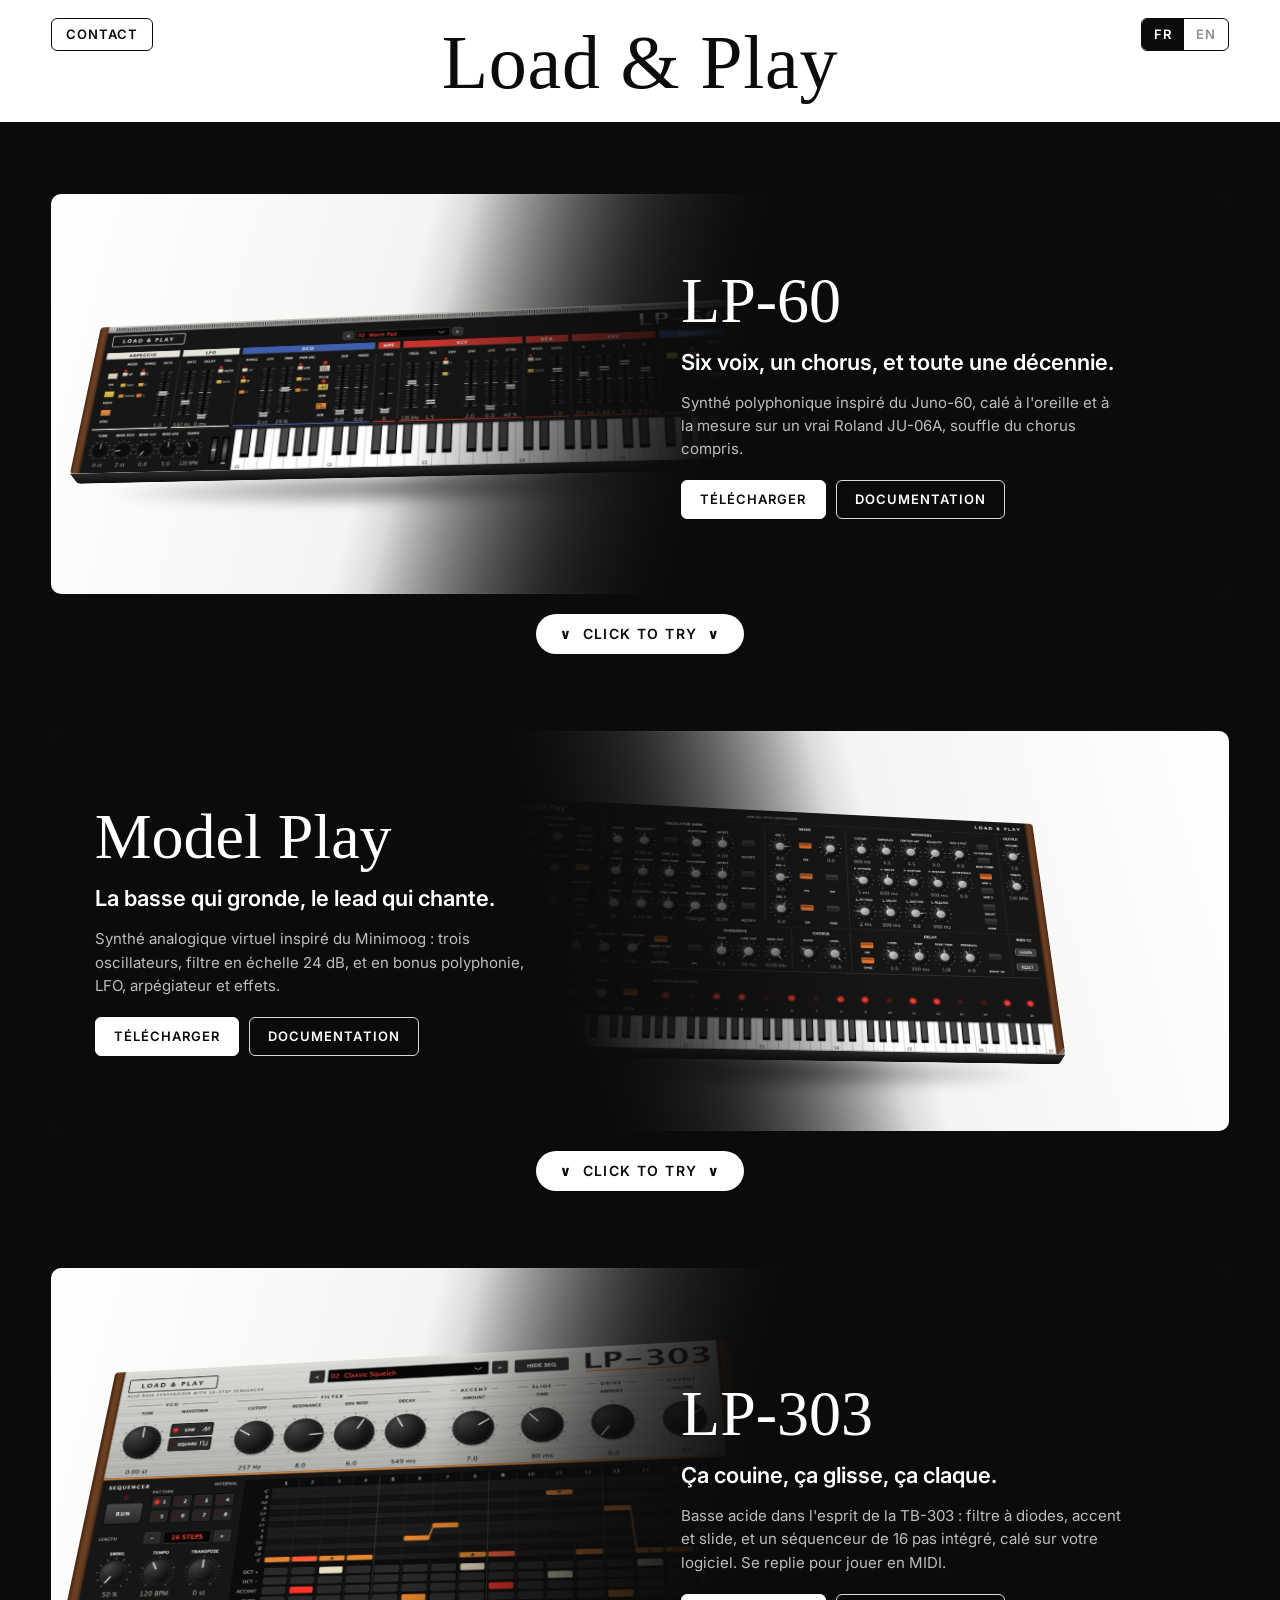
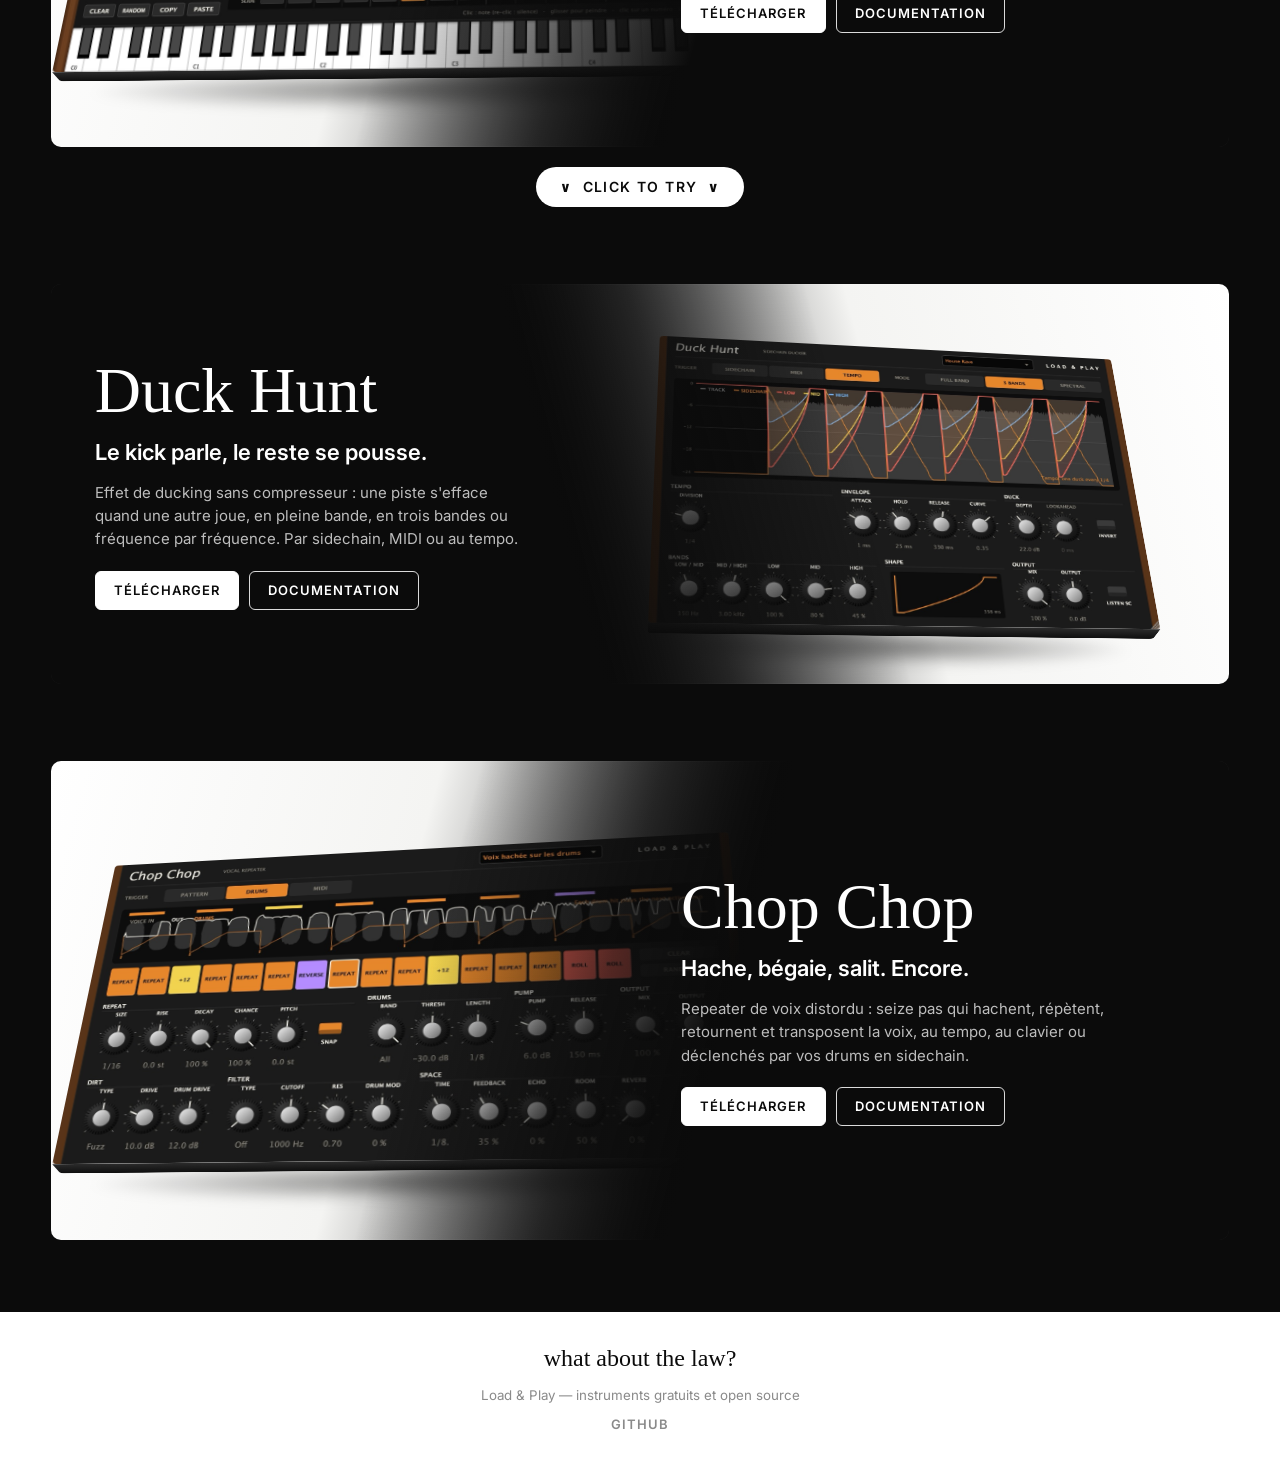
<file: Site web/index.html>
<!doctype html>
<html lang="fr" data-ui-lang="fr">
<head>
  <meta charset="utf-8">
  <meta name="viewport" content="width=device-width, initial-scale=1">
  <title data-en-text="Free VST3 / AU synths and effects — Load &amp; Play">Synthés et effets VST3 / AU gratuits — Load &amp; Play</title>
  <meta name="description" content="Synthés gratuits et open source inspirés du Juno-60, du Minimoog et de la TB-303, et deux effets. VST3, AU, CLAP, LV2 pour Mac, Windows et Linux." data-en-content="Free, open-source synths inspired by the Juno-60, Minimoog and TB-303, plus two effects. VST3, AU, CLAP and LV2 for Mac, Windows and Linux.">
  <link rel="canonical" href="https://loadandplaymusic.com/">
  <link rel="alternate" hreflang="fr" href="https://loadandplaymusic.com/">
  <link rel="alternate" hreflang="en" href="https://loadandplaymusic.com/index-en.html">
  <link rel="alternate" hreflang="x-default" href="https://loadandplaymusic.com/index-en.html">
  <meta property="og:type" content="website">
  <meta property="og:site_name" content="Load &amp; Play">
  <meta property="og:locale" content="fr_FR">
  <meta property="og:locale:alternate" content="en_US">
  <meta property="og:url" content="https://loadandplaymusic.com/">
  <meta property="og:title" content="Synthés et effets VST3 / AU gratuits — Load &amp; Play" data-en-content="Free VST3 / AU synths and effects — Load &amp; Play">
  <meta property="og:description" content="Synthés gratuits et open source inspirés du Juno-60, du Minimoog et de la TB-303, et deux effets. VST3, AU, CLAP, LV2 pour Mac, Windows et Linux." data-en-content="Free, open-source synths inspired by the Juno-60, Minimoog and TB-303, plus two effects. VST3, AU, CLAP and LV2 for Mac, Windows and Linux.">
  <meta property="og:image" content="https://loadandplaymusic.com/assets/img/og/load-and-play.jpg">
  <meta property="og:image:width" content="1200">
  <meta property="og:image:height" content="630">
  <meta property="og:image:alt" content="Les interfaces des synthés LP-60, Model Play et LP-303" data-en-content="The LP-60, Model Play and LP-303 synth interfaces">
  <meta name="twitter:card" content="summary_large_image">
  <meta name="twitter:image:alt" content="Les interfaces des synthés LP-60, Model Play et LP-303" data-en-content="The LP-60, Model Play and LP-303 synth interfaces">
  <link rel="icon" href="assets/img/icon-32.png" sizes="32x32" type="image/png">
  <link rel="icon" href="assets/img/icon-192.png" sizes="192x192" type="image/png">
  <link rel="apple-touch-icon" href="assets/img/apple-touch-icon.png">
  <script type="application/ld+json">
  {
    "@context": "https://schema.org",
    "@graph": [
      {
        "@type": "WebSite",
        "name": "Load & Play",
        "url": "https://loadandplaymusic.com/",
        "inLanguage": "fr",
        "description": "Synthés gratuits et open source inspirés du Juno-60, du Minimoog et de la TB-303, et deux effets. VST3, AU, CLAP, LV2 pour Mac, Windows et Linux."
      },
      {
        "@type": "ItemList",
        "name": "Load & Play",
        "itemListElement": [
          {
            "@type": "ListItem",
            "position": 1,
            "url": "https://loadandplaymusic.com/lp-60.html",
            "name": "LP-60"
          },
          {
            "@type": "ListItem",
            "position": 2,
            "url": "https://loadandplaymusic.com/model-play.html",
            "name": "Model Play"
          },
          {
            "@type": "ListItem",
            "position": 3,
            "url": "https://loadandplaymusic.com/lp-303.html",
            "name": "LP-303"
          },
          {
            "@type": "ListItem",
            "position": 4,
            "url": "https://loadandplaymusic.com/duck-hunt.html",
            "name": "Duck Hunt"
          },
          {
            "@type": "ListItem",
            "position": 5,
            "url": "https://loadandplaymusic.com/chop-chop.html",
            "name": "Chop Chop"
          }
        ]
      }
    ]
  }
  </script>
  <link rel="preconnect" href="https://fonts.googleapis.com">
  <link rel="preconnect" href="https://fonts.gstatic.com" crossorigin>
  <link href="https://fonts.googleapis.com/css2?family=Inter:wght@400;600&family=Permanent+Marker&display=swap" rel="stylesheet">
  <link rel="stylesheet" href="assets/css/style.css?v=2026-11-24b">
  <script src="assets/js/config.js?v=2026-11-24b"></script>
  <script src="assets/js/site.js?v=2026-11-24b"></script>
  <script type="module" src="assets/js/try.js"></script>
</head>
<body>
  <header class="site-header">
    <div class="left">
      <a class="box-link" data-mail href="#">Contact</a>
    </div>
    <a class="logo" href="index.html">Load &amp; Play</a>
    <div class="right">
      <div class="lang-switch" role="group" aria-label="Langue / Language">
        <button type="button" data-lang="fr" aria-pressed="true">FR</button>
        <button type="button" data-lang="en" aria-pressed="false">EN</button>
      </div>
    </div>
  </header>

  <main>
    <h1 class="visually-hidden"><span lang="fr">Load &amp; Play : synthés et effets audio gratuits pour Mac, Windows et Linux</span><span lang="en">Load &amp; Play: free synths and audio effects for Mac, Windows and Linux</span></h1>
    <section class="band-black">
      <div class="stack">

        <!-- LP-60 : le synthé en 3D sur la partie blanche, à gauche -->
        <article class="instrument" id="lp-60">
          <div class="card image-left">
            <a class="device" href="lp-60.html" aria-label="LP-60">
              <div class="device-tilt">
                <img src="assets/img/lp-60-1400.jpg" width="1400" height="377" fetchpriority="high" decoding="async" alt="Interface du LP-60, synthé polyphonique inspiré du Juno-60" data-en-alt="LP-60 interface, a polysynth inspired by the Juno-60">
                <span class="device-edge"></span>
              </div>
            </a>
            <div class="copy">
              <h2>LP-60</h2>
              <p class="tagline" lang="fr">Six voix, un chorus, et toute une décennie.</p>
              <p class="tagline" lang="en">Six voices, one chorus, a whole decade.</p>
              <p class="brief" lang="fr">Synthé polyphonique inspiré du Juno-60, calé à l'oreille et à la mesure sur un vrai Roland JU-06A, souffle du chorus compris.</p>
              <p class="brief" lang="en">A polysynth inspired by the Juno-60, tuned by ear and by measurement against a real Roland JU-06A, chorus hiss included.</p>
              <div class="actions">
                <a class="btn solid" href="lp-60.html#telechargements"><span lang="fr">Télécharger</span><span lang="en">Download</span></a>
                <a class="btn" href="lp-60.html">Documentation</a>
              </div>
            </div>
          </div>
          <button class="try-toggle" type="button" data-try="try-lp60" aria-expanded="false">
            <span class="chev">∨</span> click to try <span class="chev">∨</span>
          </button>
          <div class="try-panel" id="try-lp60" data-instrument="lp60" hidden></div>
        </article>

        <!-- Model Play : même chose, à droite -->
        <article class="instrument" id="model-play">
          <div class="card image-right">
            <a class="device" href="model-play.html" aria-label="Model Play">
              <div class="device-tilt">
                <img src="assets/img/model-play-1400.jpg" width="1400" height="709" loading="lazy" decoding="async" alt="Interface de Model Play, synthé analogique virtuel inspiré du Minimoog" data-en-alt="Model Play interface, a virtual analog synth inspired by the Minimoog">
                <span class="device-edge"></span>
              </div>
            </a>
            <div class="copy">
              <h2>Model Play</h2>
              <p class="tagline" lang="fr">La basse qui gronde, le lead qui chante.</p>
              <p class="tagline" lang="en">Basses that growl, leads that sing.</p>
              <p class="brief" lang="fr">Synthé analogique virtuel inspiré du Minimoog : trois oscillateurs, filtre en échelle 24 dB, et en bonus polyphonie, LFO, arpégiateur et effets.</p>
              <p class="brief" lang="en">A virtual analog synth inspired by the Minimoog: three oscillators, a 24 dB ladder filter, plus polyphony, LFO, arpeggiator and effects.</p>
              <div class="actions">
                <a class="btn solid" href="model-play.html#telechargements"><span lang="fr">Télécharger</span><span lang="en">Download</span></a>
                <a class="btn" href="model-play.html">Documentation</a>
              </div>
            </div>
          </div>
          <button class="try-toggle" type="button" data-try="try-modelplay" aria-expanded="false">
            <span class="chev">∨</span> click to try <span class="chev">∨</span>
          </button>
          <div class="try-panel" id="try-modelplay" data-instrument="modelplay" hidden></div>
        </article>

        <!-- LP-303 : la basse acide, image à gauche -->
        <article class="instrument" id="lp-303">
          <div class="card image-left">
            <a class="device" href="lp-303.html" aria-label="LP-303">
              <div class="device-tilt">
                <img src="assets/img/lp-303-1400.jpg" width="1400" height="769" loading="lazy" decoding="async" alt="Interface de LP-303, basse acide avec séquenceur 16 pas" data-en-alt="LP-303 interface, an acid bass with a 16-step sequencer">
                <span class="device-edge"></span>
              </div>
            </a>
            <div class="copy">
              <h2>LP-303</h2>
              <p class="tagline" lang="fr">Ça couine, ça glisse, ça claque.</p>
              <p class="tagline" lang="en">It squelches, it slides, it snaps.</p>
              <p class="brief" lang="fr">Basse acide dans l'esprit de la TB-303 : filtre à diodes, accent et slide, et un séquenceur de 16 pas intégré, calé sur votre logiciel. Se replie pour jouer en MIDI.</p>
              <p class="brief" lang="en">An acid bass in the spirit of the TB-303: diode filter, accent and slide, and a built-in 16-step sequencer locked to your host. Folds away to play over MIDI.</p>
              <div class="actions">
                <a class="btn solid" href="lp-303.html#telechargements"><span lang="fr">Télécharger</span><span lang="en">Download</span></a>
                <a class="btn" href="lp-303.html">Documentation</a>
              </div>
            </div>
          </div>
          <button class="try-toggle" type="button" data-try="try-lp303" aria-expanded="false">
            <span class="chev">∨</span> click to try <span class="chev">∨</span>
          </button>
          <div class="try-panel" id="try-lp303" data-instrument="lp303" hidden></div>
        </article>

        <!-- Duck Hunt : même carte, synthé remplacé par l'effet -->
        <article class="instrument" id="duck-hunt">
          <div class="card image-right tall">
            <a class="device" href="duck-hunt.html" aria-label="Duck Hunt">
              <div class="device-tilt">
                <img src="assets/img/duck-hunt-1400.jpg" width="1400" height="937" loading="lazy" decoding="async" alt="Interface de Duck Hunt, effet de ducking par sidechain, MIDI ou tempo" data-en-alt="Duck Hunt interface, a ducking effect driven by sidechain, MIDI or tempo">
                <span class="device-edge"></span>
              </div>
            </a>
            <div class="copy">
              <h2>Duck Hunt</h2>
              <p class="tagline" lang="fr">Le kick parle, le reste se pousse.</p>
              <p class="tagline" lang="en">The kick speaks, everything else makes room.</p>
              <p class="brief" lang="fr">Effet de ducking sans compresseur : une piste s'efface quand une autre joue, en pleine bande, en trois bandes ou fréquence par fréquence. Par sidechain, MIDI ou au tempo.</p>
              <p class="brief" lang="en">Ducking without a compressor: one track steps back when another plays, full band, in three bands or frequency by frequency. Driven by sidechain, MIDI or tempo.</p>
              <div class="actions">
                <a class="btn solid" href="duck-hunt.html#telechargements"><span lang="fr">Télécharger</span><span lang="en">Download</span></a>
                <a class="btn" href="duck-hunt.html">Documentation</a>
              </div>
            </div>
          </div>
        </article>

        <!-- Chop Chop -->
        <article class="instrument" id="chop-chop">
          <div class="card image-left compact">
            <a class="device" href="chop-chop.html" aria-label="Chop Chop">
              <div class="device-tilt">
                <img src="assets/img/chop-chop-1400.jpg" width="1400" height="767" loading="lazy" decoding="async" alt="Interface de Chop Chop, repeater de voix à 16 pas" data-en-alt="Chop Chop interface, a 16-step vocal repeater">
                <span class="device-edge"></span>
              </div>
            </a>
            <div class="copy">
              <h2>Chop Chop</h2>
              <p class="tagline" lang="fr">Hache, bégaie, salit. Encore.</p>
              <p class="tagline" lang="en">Chop, stutter, dirty it up. Again.</p>
              <p class="brief" lang="fr">Repeater de voix distordu : seize pas qui hachent, répètent, retournent et transposent la voix, au tempo, au clavier ou déclenchés par vos drums en sidechain.</p>
              <p class="brief" lang="en">A distorted vocal repeater: sixteen steps that chop, repeat, reverse and transpose the voice, at tempo, from the keyboard or fired by your drums through the sidechain.</p>
              <div class="actions">
                <a class="btn solid" href="chop-chop.html#telechargements"><span lang="fr">Télécharger</span><span lang="en">Download</span></a>
                <a class="btn" href="chop-chop.html">Documentation</a>
              </div>
            </div>
          </div>
        </article>

      </div>
    </section>
  </main>

  <footer class="site-footer">
    <a class="law" href="what-about-the-law.html">what about the law?</a>
    <small>Load &amp; Play — <span lang="fr">instruments gratuits et open source</span><span lang="en">free and open-source instruments</span></small>
    <a class="footer-github" data-github href="#" target="_blank" rel="noopener">GitHub</a>
  </footer>
</body>
</html>
</file>
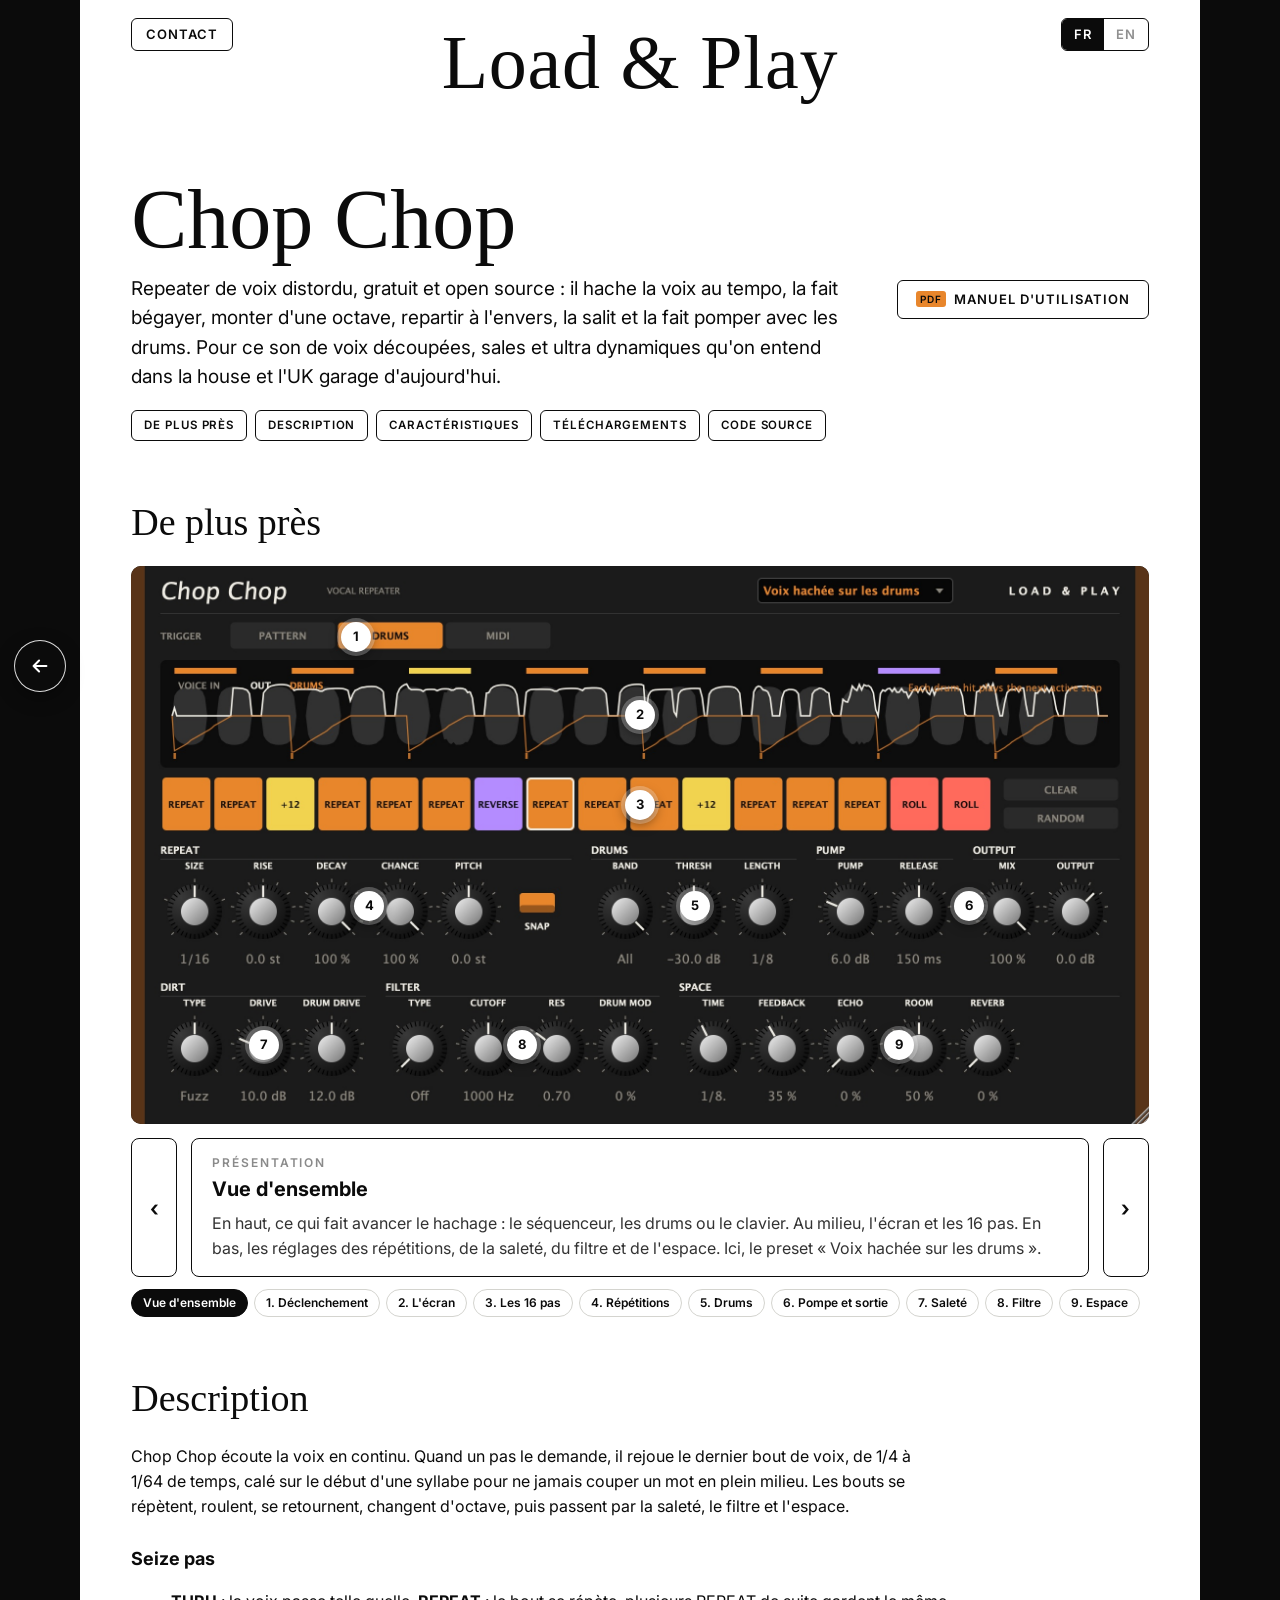
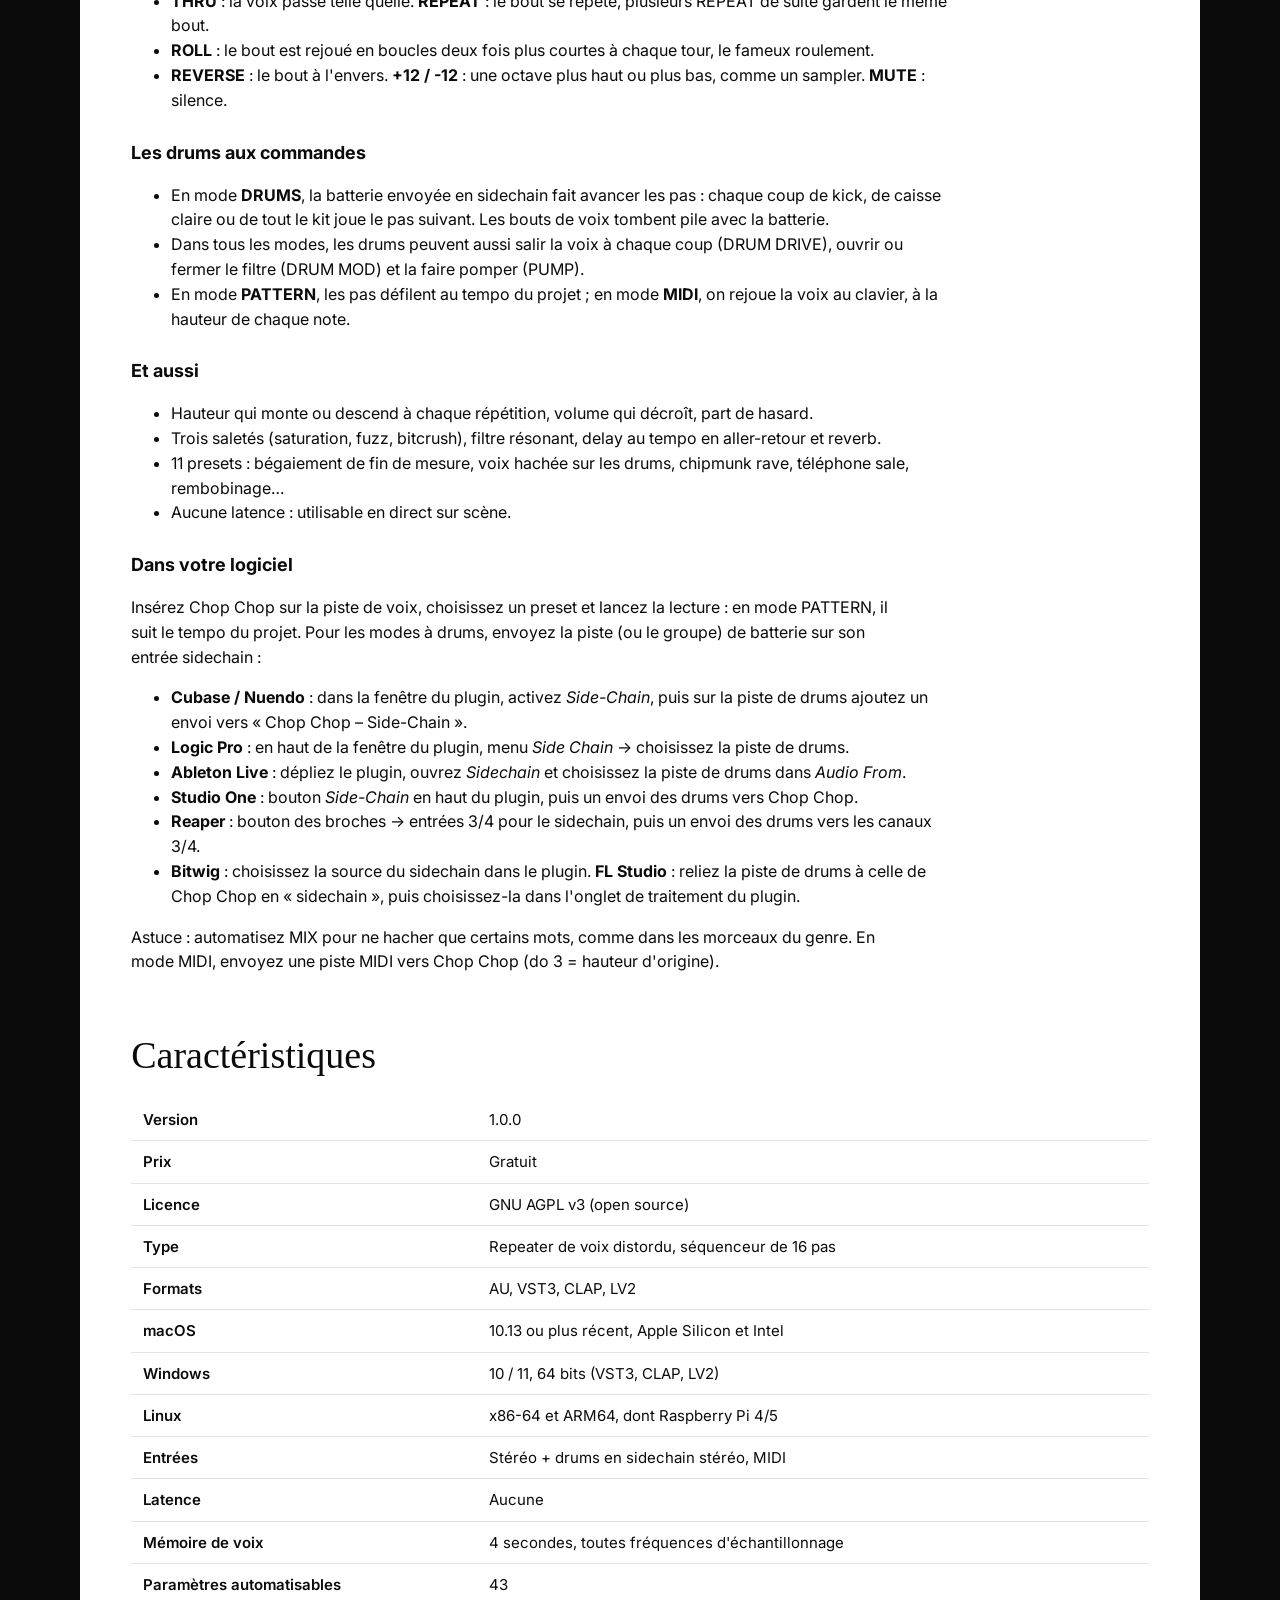
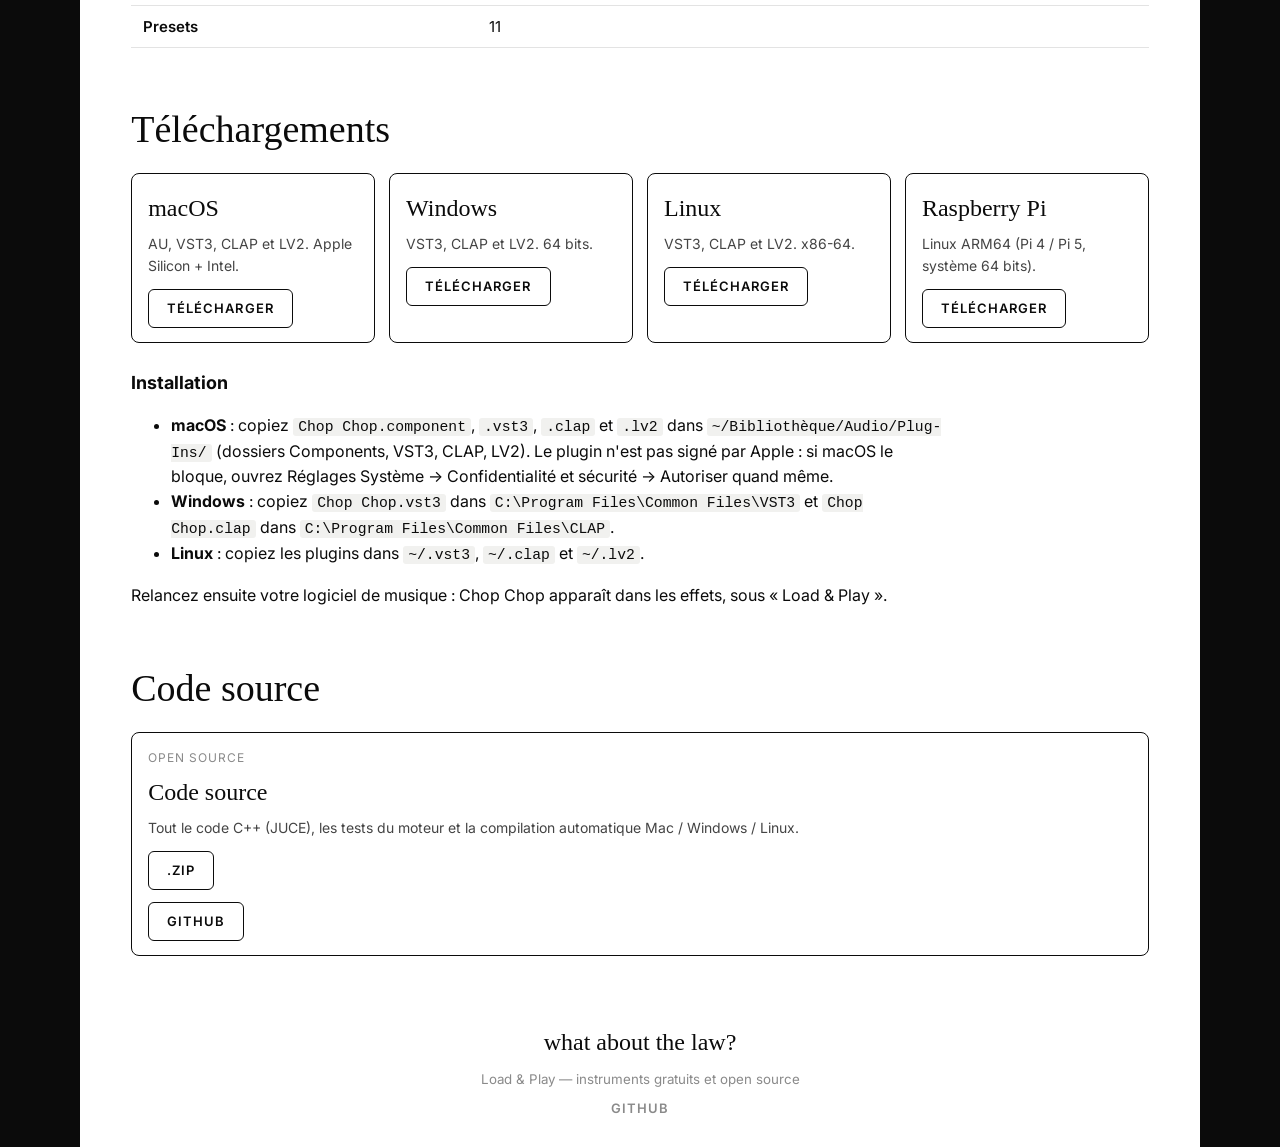
<file: Site web/chop-chop.html>
<!doctype html>
<html lang="fr" data-ui-lang="fr">
<head>
  <meta charset="utf-8">
  <meta name="viewport" content="width=device-width, initial-scale=1">
  <title data-en-text="Chop Chop — free vocal chop &amp; stutter plugin, VST3 / AU">Chop Chop — effet vocal chop et stutter gratuit, VST3 / AU</title>
  <meta name="description" content="Repeater de voix distordu gratuit : 16 pas qui hachent, répètent, retournent et transposent, au tempo ou par vos drums. VST3, AU, CLAP, LV2, Mac, Windows, Linux." data-en-content="Free distorted vocal repeater: 16 steps that chop, stutter, reverse and transpose, at tempo or fired by your drums. VST3, AU, CLAP, LV2 for Mac, Windows, Linux.">
  <link rel="canonical" href="https://loadandplaymusic.com/chop-chop.html">
  <link rel="alternate" hreflang="fr" href="https://loadandplaymusic.com/chop-chop.html">
  <link rel="alternate" hreflang="en" href="https://loadandplaymusic.com/chop-chop-en.html">
  <link rel="alternate" hreflang="x-default" href="https://loadandplaymusic.com/chop-chop-en.html">
  <meta property="og:type" content="website">
  <meta property="og:site_name" content="Load &amp; Play">
  <meta property="og:locale" content="fr_FR">
  <meta property="og:locale:alternate" content="en_US">
  <meta property="og:url" content="https://loadandplaymusic.com/chop-chop.html">
  <meta property="og:title" content="Chop Chop — effet vocal chop et stutter gratuit, VST3 / AU" data-en-content="Chop Chop — free vocal chop &amp; stutter plugin, VST3 / AU">
  <meta property="og:description" content="Repeater de voix distordu gratuit : 16 pas qui hachent, répètent, retournent et transposent, au tempo ou par vos drums. VST3, AU, CLAP, LV2, Mac, Windows, Linux." data-en-content="Free distorted vocal repeater: 16 steps that chop, stutter, reverse and transpose, at tempo or fired by your drums. VST3, AU, CLAP, LV2 for Mac, Windows, Linux.">
  <meta property="og:image" content="https://loadandplaymusic.com/assets/img/og/chop-chop.jpg">
  <meta property="og:image:width" content="1200">
  <meta property="og:image:height" content="630">
  <meta property="og:image:alt" content="Interface de Chop Chop, repeater de voix à 16 pas" data-en-content="Chop Chop interface, a 16-step vocal repeater">
  <meta name="twitter:card" content="summary_large_image">
  <meta name="twitter:image:alt" content="Interface de Chop Chop, repeater de voix à 16 pas" data-en-content="Chop Chop interface, a 16-step vocal repeater">
  <link rel="icon" href="assets/img/icon-32.png" sizes="32x32" type="image/png">
  <link rel="icon" href="assets/img/icon-192.png" sizes="192x192" type="image/png">
  <link rel="apple-touch-icon" href="assets/img/apple-touch-icon.png">
  <script type="application/ld+json">
  {
    "@context": "https://schema.org",
    "@type": "SoftwareApplication",
    "name": "Chop Chop",
    "url": "https://loadandplaymusic.com/chop-chop.html",
    "description": "Repeater de voix distordu gratuit : 16 pas qui hachent, répètent, retournent et transposent, au tempo ou par vos drums. VST3, AU, CLAP, LV2, Mac, Windows, Linux.",
    "image": "https://loadandplaymusic.com/assets/img/og/chop-chop.jpg",
    "screenshot": "https://loadandplaymusic.com/assets/img/chop-chop.jpg",
    "applicationCategory": "MultimediaApplication",
    "applicationSubCategory": "Audio effect plugin (VST3, AU, CLAP, LV2)",
    "operatingSystem": "macOS 10.13+, Windows 10, Windows 11, Linux (x86-64, ARM64)",
    "softwareVersion": "1.0.0",
    "license": "https://www.gnu.org/licenses/agpl-3.0.html",
    "isAccessibleForFree": true,
    "offers": {
      "@type": "Offer",
      "price": "0",
      "priceCurrency": "EUR",
      "availability": "https://schema.org/InStock"
    },
    "downloadUrl": "https://github.com/alexlexlexlexlexlex/load-and-play/releases/latest",
    "publisher": {
      "@type": "Organization",
      "name": "Load & Play",
      "url": "https://loadandplaymusic.com/"
    }
  }
  </script>
  <link rel="preconnect" href="https://fonts.googleapis.com">
  <link rel="preconnect" href="https://fonts.gstatic.com" crossorigin>
  <link href="https://fonts.googleapis.com/css2?family=Inter:wght@400;600&family=Permanent+Marker&display=swap" rel="stylesheet">
  <link rel="stylesheet" href="assets/css/style.css?v=2026-11-24b">
  <link rel="preload" as="image" href="assets/img/chop-chop.jpg" fetchpriority="high">
  <script src="assets/js/config.js?v=2026-11-24b"></script>
  <script src="assets/js/site.js?v=2026-11-24b"></script>
  <script src="assets/js/products.js?v=2026-11-24b" defer></script>
  <script src="assets/js/closer.js?v=2026-11-24b" defer></script>
</head>
<body class="inner">
  <a class="float-back" href="index.html" aria-label="Accueil / Home">
    <svg viewBox="0 0 24 24" fill="none" stroke="currentColor" stroke-width="2.2" stroke-linecap="round" stroke-linejoin="round" aria-hidden="true"><path d="M19 12H5M11 6l-6 6 6 6"/></svg>
    <span class="label"><span lang="fr">Accueil</span><span lang="en">Home</span></span>
  </a>
  <header class="site-header">
    <div class="left">
      <a class="box-link" data-mail href="#">Contact</a>
    </div>
    <a class="logo" href="index.html">Load &amp; Play</a>
    <div class="right">
      <div class="lang-switch" role="group" aria-label="Langue / Language">
        <button type="button" data-lang="fr" aria-pressed="true">FR</button>
        <button type="button" data-lang="en" aria-pressed="false">EN</button>
      </div>
    </div>
  </header>

  <main class="page">
    <h1>Chop Chop</h1>
    <div class="intro">
      <div>
        <p class="lead" lang="fr">Repeater de voix distordu, gratuit et open source : il hache la voix au tempo, la fait bégayer, monter d'une octave, repartir à l'envers, la salit et la fait pomper avec les drums. Pour ce son de voix découpées, sales et ultra dynamiques qu'on entend dans la house et l'UK garage d'aujourd'hui.</p>
        <p class="lead" lang="en">A free, open-source distorted vocal repeater: it chops the voice to the tempo, makes it stutter, jump an octave, run backwards, dirties it up and makes it pump with the drums. For that chopped, gritty, ultra-dynamic vocal sound you hear all over today's house and UK garage.</p>
      </div>
      <div class="page-actions">
        <a class="btn dark pdf" href="docs/Chop-Chop-manuel.pdf" lang="fr" target="_blank" rel="noopener">Manuel d'utilisation</a>
        <a class="btn dark pdf" href="docs/Chop-Chop-manual.pdf" lang="en" target="_blank" rel="noopener">User manual</a>
      </div>
    </div>

    <ul class="toc">
      <li><a class="btn dark" href="#de-plus-pres"><span lang="fr">De plus près</span><span lang="en">A closer look</span></a></li>
      <li><a class="btn dark" href="#description">Description</a></li>
      <li><a class="btn dark" href="#caracteristiques"><span lang="fr">Caractéristiques</span><span lang="en">Specifications</span></a></li>
      <li><a class="btn dark" href="#telechargements"><span lang="fr">Téléchargements</span><span lang="en">Downloads</span></a></li>
      <li><a class="btn dark" href="#code"><span lang="fr">Code source</span><span lang="en">Source code</span></a></li>
    </ul>

    <section class="closer" id="de-plus-pres" data-closer="chopchop">
      <h2><span lang="fr">De plus près</span><span lang="en">A closer look</span></h2>
    </section>

    <h2 id="description">Description</h2>
    <div lang="fr">
      <p>Chop Chop écoute la voix en continu. Quand un pas le demande, il rejoue le dernier bout de voix, de 1/4 à 1/64 de temps, calé sur le début d'une syllabe pour ne jamais couper un mot en plein milieu. Les bouts se répètent, roulent, se retournent, changent d'octave, puis passent par la saleté, le filtre et l'espace.</p>
      <h3>Seize pas</h3>
      <ul>
        <li><b>THRU</b> : la voix passe telle quelle. <b>REPEAT</b> : le bout se répète, plusieurs REPEAT de suite gardent le même bout.</li>
        <li><b>ROLL</b> : le bout est rejoué en boucles deux fois plus courtes à chaque tour, le fameux roulement.</li>
        <li><b>REVERSE</b> : le bout à l'envers. <b>+12 / -12</b> : une octave plus haut ou plus bas, comme un sampler. <b>MUTE</b> : silence.</li>
      </ul>
      <h3>Les drums aux commandes</h3>
      <ul>
        <li>En mode <b>DRUMS</b>, la batterie envoyée en sidechain fait avancer les pas : chaque coup de kick, de caisse claire ou de tout le kit joue le pas suivant. Les bouts de voix tombent pile avec la batterie.</li>
        <li>Dans tous les modes, les drums peuvent aussi salir la voix à chaque coup (DRUM DRIVE), ouvrir ou fermer le filtre (DRUM MOD) et la faire pomper (PUMP).</li>
        <li>En mode <b>PATTERN</b>, les pas défilent au tempo du projet ; en mode <b>MIDI</b>, on rejoue la voix au clavier, à la hauteur de chaque note.</li>
      </ul>
      <h3>Et aussi</h3>
      <ul>
        <li>Hauteur qui monte ou descend à chaque répétition, volume qui décroît, part de hasard.</li>
        <li>Trois saletés (saturation, fuzz, bitcrush), filtre résonant, delay au tempo en aller-retour et reverb.</li>
        <li>11 presets : bégaiement de fin de mesure, voix hachée sur les drums, chipmunk rave, téléphone sale, rembobinage…</li>
        <li>Aucune latence : utilisable en direct sur scène.</li>
      </ul>
      <h3>Dans votre logiciel</h3>
      <p>Insérez Chop Chop sur la piste de voix, choisissez un preset et lancez la lecture : en mode PATTERN, il suit le tempo du projet. Pour les modes à drums, envoyez la piste (ou le groupe) de batterie sur son entrée sidechain :</p>
      <ul>
        <li><b>Cubase / Nuendo</b> : dans la fenêtre du plugin, activez <i>Side-Chain</i>, puis sur la piste de drums ajoutez un envoi vers « Chop Chop – Side-Chain ».</li>
        <li><b>Logic Pro</b> : en haut de la fenêtre du plugin, menu <i>Side Chain</i> → choisissez la piste de drums.</li>
        <li><b>Ableton Live</b> : dépliez le plugin, ouvrez <i>Sidechain</i> et choisissez la piste de drums dans <i>Audio From</i>.</li>
        <li><b>Studio One</b> : bouton <i>Side-Chain</i> en haut du plugin, puis un envoi des drums vers Chop Chop.</li>
        <li><b>Reaper</b> : bouton des broches → entrées 3/4 pour le sidechain, puis un envoi des drums vers les canaux 3/4.</li>
        <li><b>Bitwig</b> : choisissez la source du sidechain dans le plugin. <b>FL Studio</b> : reliez la piste de drums à celle de Chop Chop en « sidechain », puis choisissez-la dans l'onglet de traitement du plugin.</li>
      </ul>
      <p>Astuce : automatisez MIX pour ne hacher que certains mots, comme dans les morceaux du genre. En mode MIDI, envoyez une piste MIDI vers Chop Chop (do 3 = hauteur d'origine).</p>
    </div>
    <div lang="en">
      <p>Chop Chop keeps listening to the voice. Whenever a step asks for it, it replays the latest slice of voice, from 1/4 to 1/64 of a beat, aligned to the start of a syllable so it never cuts a word in half. Slices repeat, roll, flip, change octave, then go through dirt, filter and space.</p>
      <h3>Sixteen steps</h3>
      <ul>
        <li><b>THRU</b>: the voice passes as is. <b>REPEAT</b>: the slice repeats, several REPEATs in a row keep the same slice.</li>
        <li><b>ROLL</b>: the slice is replayed in loops half as long on every pass, the classic roll.</li>
        <li><b>REVERSE</b>: the slice backwards. <b>+12 / -12</b>: an octave up or down, like a sampler. <b>MUTE</b>: silence.</li>
      </ul>
      <h3>The drums in charge</h3>
      <ul>
        <li>In <b>DRUMS</b> mode, the drum track sent to the sidechain drives the steps: every kick, snare or full-kit hit plays the next step. Vocal slices land right on the drums.</li>
        <li>In every mode, the drums can also dirty the voice on each hit (DRUM DRIVE), open or close the filter (DRUM MOD) and make it pump (PUMP).</li>
        <li>In <b>PATTERN</b> mode, the steps run at the project tempo; in <b>MIDI</b> mode, you replay the voice from a keyboard, at each note's pitch.</li>
      </ul>
      <h3>And also</h3>
      <ul>
        <li>Pitch that rises or falls on each repeat, fading level, a touch of randomness.</li>
        <li>Three kinds of dirt (saturation, fuzz, bitcrush), resonant filter, ping-pong tempo delay and reverb.</li>
        <li>11 presets: end-of-bar stutter, vocal chopped by the drums, chipmunk rave, dirty telephone, rewind…</li>
        <li>Zero latency: playable live on stage.</li>
      </ul>
      <h3>In your DAW</h3>
      <p>Insert Chop Chop on the vocal track, pick a preset and press play: in PATTERN mode it follows the project tempo. For the drum-driven modes, send the drum track (or bus) to its sidechain input:</p>
      <ul>
        <li><b>Cubase / Nuendo</b>: in the plugin window, enable <i>Side-Chain</i>, then add a send from the drum track to "Chop Chop – Side-Chain".</li>
        <li><b>Logic Pro</b>: at the top of the plugin window, <i>Side Chain</i> menu → pick the drum track.</li>
        <li><b>Ableton Live</b>: unfold the device, open <i>Sidechain</i> and choose the drum track under <i>Audio From</i>.</li>
        <li><b>Studio One</b>: <i>Side-Chain</i> button at the top of the plugin, then a send from the drums to Chop Chop.</li>
        <li><b>Reaper</b>: pin connector button → inputs 3/4 for the sidechain, then a send from the drums to channels 3/4.</li>
        <li><b>Bitwig</b>: pick the sidechain source in the device. <b>FL Studio</b>: route the drum track to Chop Chop's track as "sidechain", then select it in the plugin's processing tab.</li>
      </ul>
      <p>Tip: automate MIX to chop only certain words, the way the genre does it. In MIDI mode, send a MIDI track to Chop Chop (C3 = original pitch).</p>
    </div>

    <h2 id="caracteristiques"><span lang="fr">Caractéristiques</span><span lang="en">Specifications</span></h2>
    <table class="specs">
      <tr><th>Version</th><td>1.0.0</td></tr>
      <tr><th><span lang="fr">Prix</span><span lang="en">Price</span></th><td><span lang="fr">Gratuit</span><span lang="en">Free</span></td></tr>
      <tr><th><span lang="fr">Licence</span><span lang="en">License</span></th><td>GNU AGPL v3 (open source)</td></tr>
      <tr><th>Type</th><td><span lang="fr">Repeater de voix distordu, séquenceur de 16 pas</span><span lang="en">Distorted vocal repeater, 16-step sequencer</span></td></tr>
      <tr><th>Formats</th><td>AU, VST3, CLAP, LV2</td></tr>
      <tr><th>macOS</th><td><span lang="fr">10.13 ou plus récent, Apple Silicon et Intel</span><span lang="en">10.13 or later, Apple Silicon and Intel</span></td></tr>
      <tr><th>Windows</th><td><span lang="fr">10 / 11, 64 bits (VST3, CLAP, LV2)</span><span lang="en">10 / 11, 64-bit (VST3, CLAP, LV2)</span></td></tr>
      <tr><th>Linux</th><td><span lang="fr">x86-64 et ARM64, dont Raspberry Pi 4/5</span><span lang="en">x86-64 and ARM64, including Raspberry Pi 4/5</span></td></tr>
      <tr><th><span lang="fr">Entrées</span><span lang="en">Inputs</span></th><td><span lang="fr">Stéréo + drums en sidechain stéréo, MIDI</span><span lang="en">Stereo + stereo drum sidechain, MIDI</span></td></tr>
      <tr><th><span lang="fr">Latence</span><span lang="en">Latency</span></th><td><span lang="fr">Aucune</span><span lang="en">None</span></td></tr>
      <tr><th><span lang="fr">Mémoire de voix</span><span lang="en">Voice memory</span></th><td><span lang="fr">4 secondes, toutes fréquences d'échantillonnage</span><span lang="en">4 seconds, any sample rate</span></td></tr>
      <tr><th><span lang="fr">Paramètres automatisables</span><span lang="en">Automatable parameters</span></th><td>43</td></tr>
      <tr><th>Presets</th><td>11</td></tr>
    </table>

    <h2 id="telechargements"><span lang="fr">Téléchargements</span><span lang="en">Downloads</span></h2>
    <div class="downloads">
      <div class="dl">
        <h3>macOS</h3>
        <p lang="fr">AU, VST3, CLAP et LV2. Apple Silicon + Intel.</p>
        <p lang="en">AU, VST3, CLAP and LV2. Apple Silicon + Intel.</p>
        <a class="btn dark" data-asset="Chop-Chop-{chopchop}-macOS.zip"><span lang="fr">Télécharger</span><span lang="en">Download</span></a>
      </div>
      <div class="dl">
        <h3>Windows</h3>
        <p lang="fr">VST3, CLAP et LV2. 64 bits.</p>
        <p lang="en">VST3, CLAP and LV2. 64-bit.</p>
        <a class="btn dark" data-asset="Chop-Chop-{chopchop}-Windows.zip"><span lang="fr">Télécharger</span><span lang="en">Download</span></a>
      </div>
      <div class="dl">
        <h3>Linux</h3>
        <p lang="fr">VST3, CLAP et LV2. x86-64.</p>
        <p lang="en">VST3, CLAP and LV2. x86-64.</p>
        <a class="btn dark" data-asset="Chop-Chop-{chopchop}-Linux-x64.zip"><span lang="fr">Télécharger</span><span lang="en">Download</span></a>
      </div>
      <div class="dl">
        <h3>Raspberry Pi</h3>
        <p lang="fr">Linux ARM64 (Pi 4 / Pi 5, système 64 bits).</p>
        <p lang="en">Linux ARM64 (Pi 4 / Pi 5, 64-bit OS).</p>
        <a class="btn dark" data-asset="Chop-Chop-{chopchop}-Linux-ARM64.zip"><span lang="fr">Télécharger</span><span lang="en">Download</span></a>
      </div>
    </div>

    <h3>Installation</h3>
    <div lang="fr">
      <ul>
        <li><b>macOS</b> : copiez <code>Chop Chop.component</code>, <code>.vst3</code>, <code>.clap</code> et <code>.lv2</code> dans <code>~/Bibliothèque/Audio/Plug-Ins/</code> (dossiers Components, VST3, CLAP, LV2). Le plugin n'est pas signé par Apple : si macOS le bloque, ouvrez Réglages Système → Confidentialité et sécurité → Autoriser quand même.</li>
        <li><b>Windows</b> : copiez <code>Chop Chop.vst3</code> dans <code>C:\Program Files\Common Files\VST3</code> et <code>Chop Chop.clap</code> dans <code>C:\Program Files\Common Files\CLAP</code>.</li>
        <li><b>Linux</b> : copiez les plugins dans <code>~/.vst3</code>, <code>~/.clap</code> et <code>~/.lv2</code>.</li>
      </ul>
      <p>Relancez ensuite votre logiciel de musique : Chop Chop apparaît dans les effets, sous « Load &amp; Play ».</p>
    </div>
    <div lang="en">
      <ul>
        <li><b>macOS</b>: copy <code>Chop Chop.component</code>, <code>.vst3</code>, <code>.clap</code> and <code>.lv2</code> into <code>~/Library/Audio/Plug-Ins/</code> (Components, VST3, CLAP, LV2 folders). The plugin is not signed with Apple: if macOS blocks it, open System Settings → Privacy &amp; Security → Allow Anyway.</li>
        <li><b>Windows</b>: copy <code>Chop Chop.vst3</code> to <code>C:\Program Files\Common Files\VST3</code> and <code>Chop Chop.clap</code> to <code>C:\Program Files\Common Files\CLAP</code>.</li>
        <li><b>Linux</b>: copy the plugins to <code>~/.vst3</code>, <code>~/.clap</code> and <code>~/.lv2</code>.</li>
      </ul>
      <p>Then restart your music software: Chop Chop shows up among the effects, under "Load &amp; Play".</p>
    </div>

    <h2 id="code"><span lang="fr">Code source</span><span lang="en">Source code</span></h2>
    <div class="downloads">
      <div class="dl">
        <span class="tag">open source</span>
        <h3><span lang="fr">Code source</span><span lang="en">Source code</span></h3>
        <p lang="fr">Tout le code C++ (JUCE), les tests du moteur et la compilation automatique Mac / Windows / Linux.</p>
        <p lang="en">All the C++ code (JUCE), the engine tests and the automatic Mac / Windows / Linux build.</p>
        <a class="btn dark" data-asset="Chop-Chop-{chopchop}-source.zip">.zip</a>
        <a class="btn dark" data-repo="ChopChop">GitHub</a>
      </div>
    </div>

  </main>

  <footer class="site-footer">
    <a class="law" href="what-about-the-law.html">what about the law?</a>
    <small>Load &amp; Play — <span lang="fr">instruments gratuits et open source</span><span lang="en">free and open-source instruments</span></small>
    <a class="footer-github" data-github href="#" target="_blank" rel="noopener">GitHub</a>
  </footer>
</body>
</html>
</file>
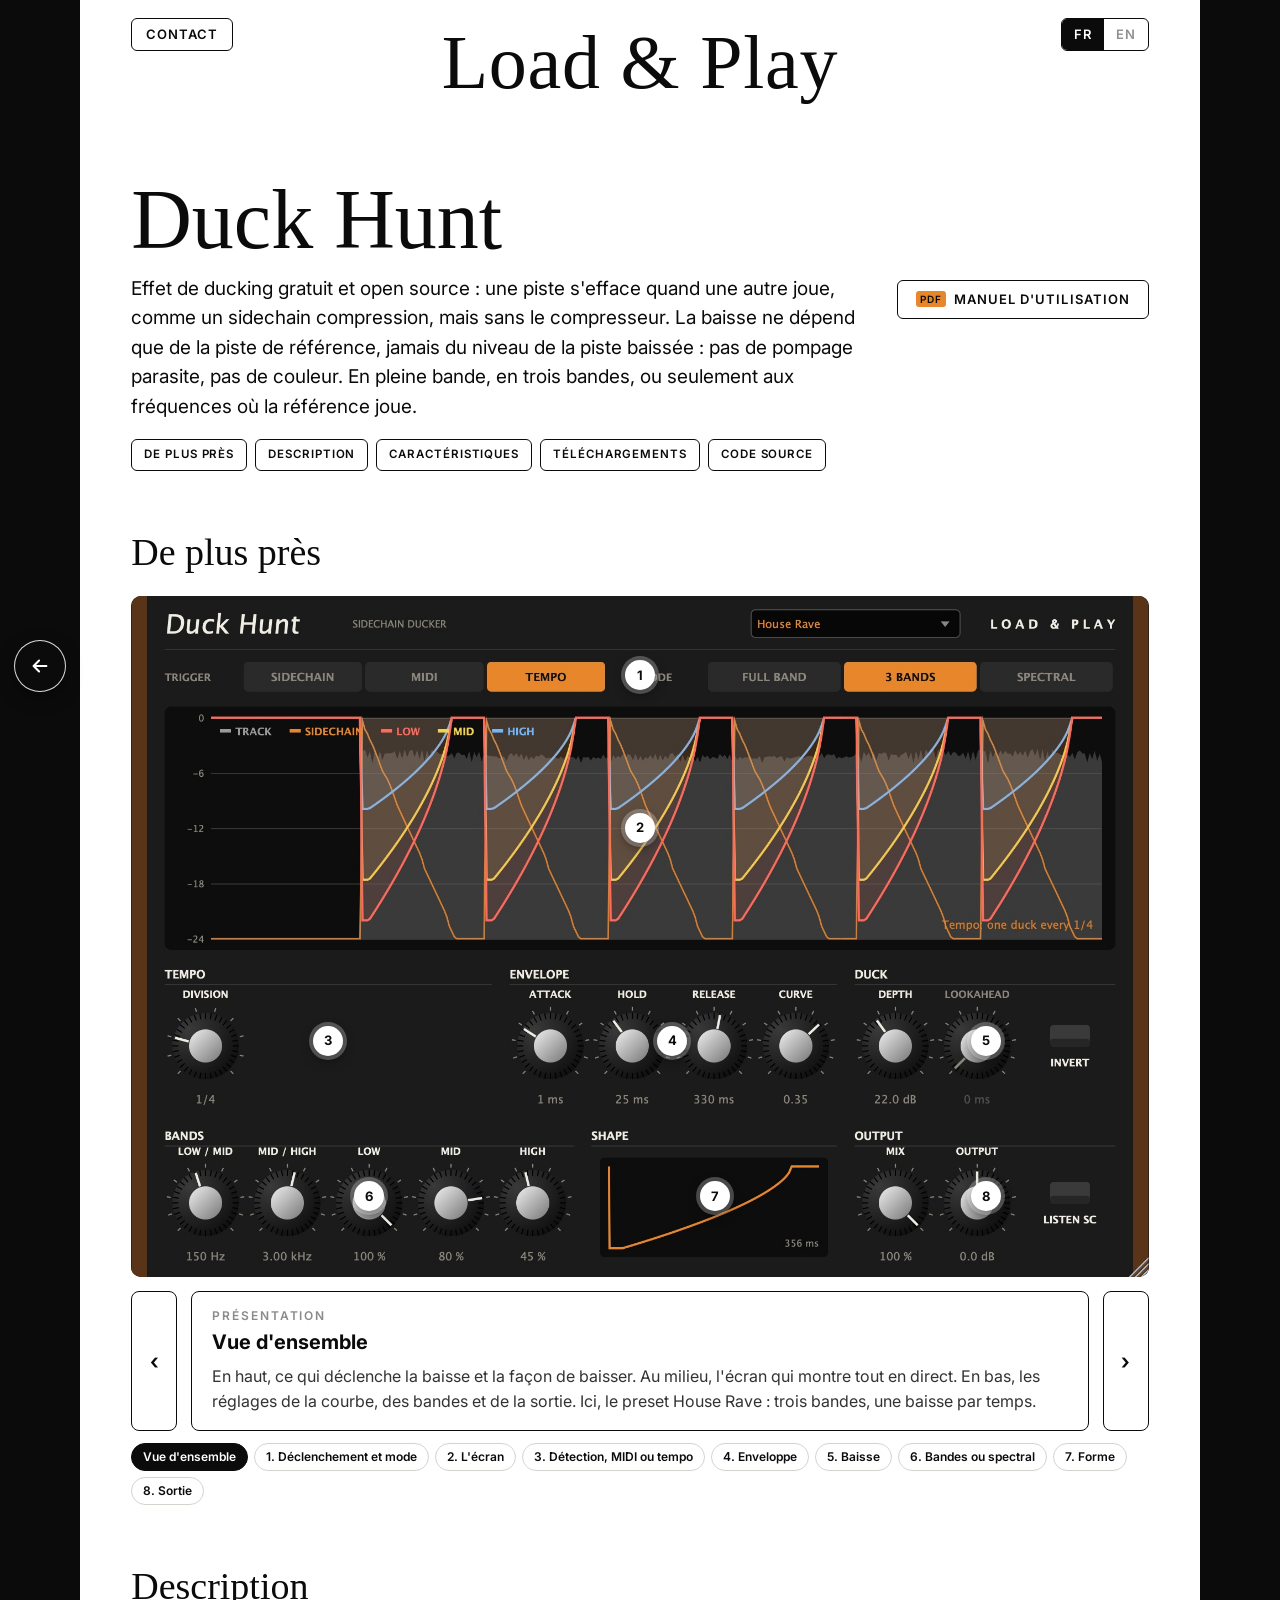
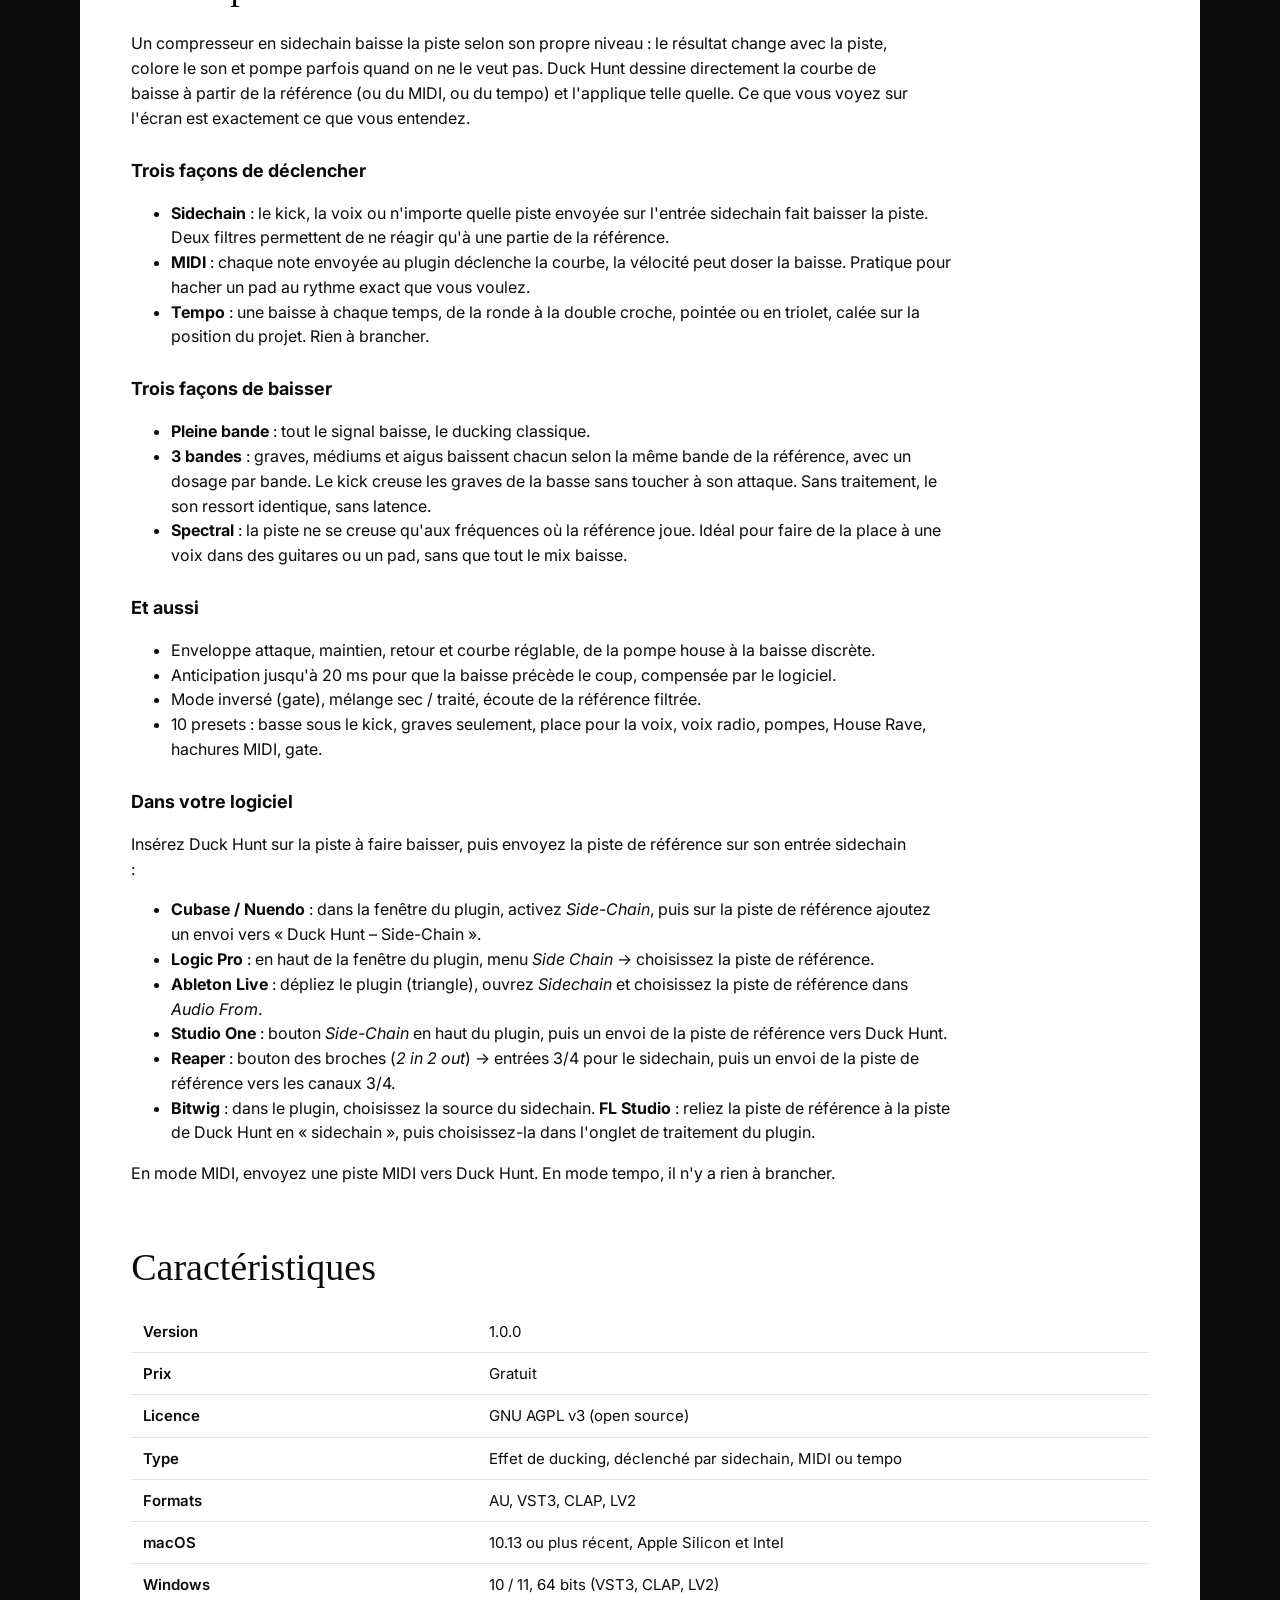
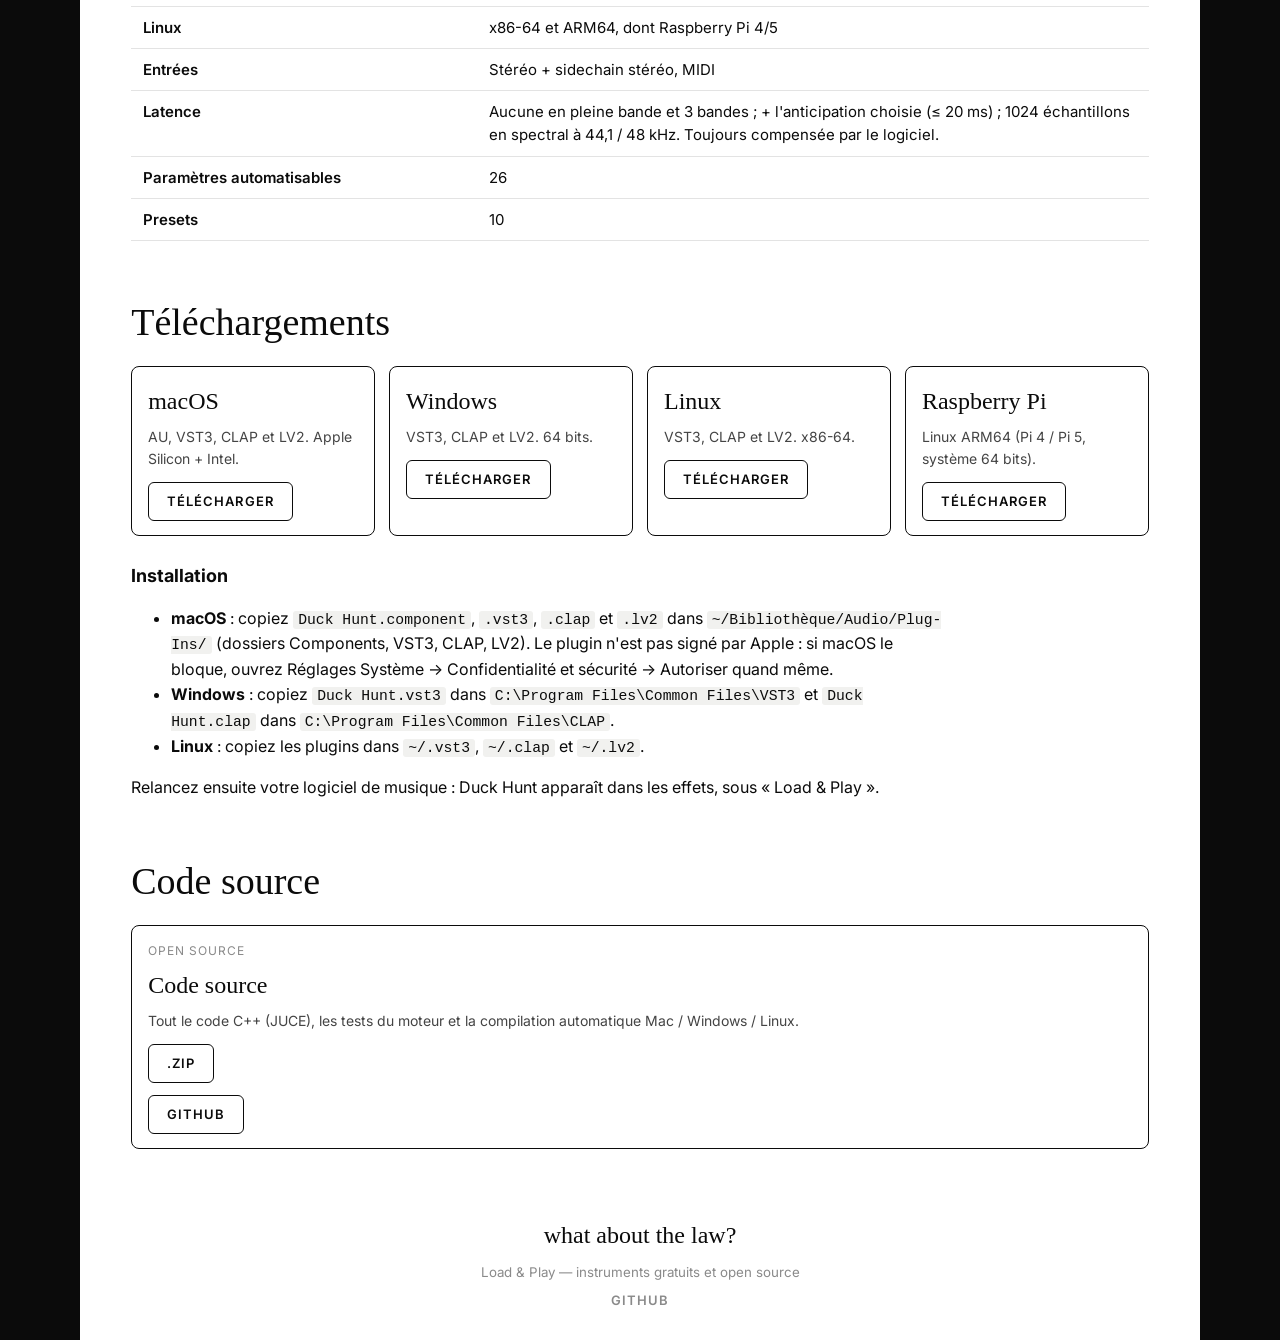
<file: Site web/duck-hunt.html>
<!doctype html>
<html lang="fr" data-ui-lang="fr">
<head>
  <meta charset="utf-8">
  <meta name="viewport" content="width=device-width, initial-scale=1">
  <title data-en-text="Duck Hunt — free ducking / sidechain plugin, VST3 / AU">Duck Hunt — plugin de ducking / sidechain gratuit, VST3 / AU</title>
  <meta name="description" content="Effet de ducking gratuit, sans compresseur : par sidechain, MIDI ou tempo, en pleine bande, 3 bandes ou spectral. VST3, AU, CLAP, LV2 pour Mac, Windows, Linux." data-en-content="Free ducking effect, no compressor: driven by sidechain, MIDI or tempo, full band, 3 bands or spectral. VST3, AU, CLAP, LV2 for Mac, Windows, Linux.">
  <link rel="canonical" href="https://loadandplaymusic.com/duck-hunt.html">
  <link rel="alternate" hreflang="fr" href="https://loadandplaymusic.com/duck-hunt.html">
  <link rel="alternate" hreflang="en" href="https://loadandplaymusic.com/duck-hunt-en.html">
  <link rel="alternate" hreflang="x-default" href="https://loadandplaymusic.com/duck-hunt-en.html">
  <meta property="og:type" content="website">
  <meta property="og:site_name" content="Load &amp; Play">
  <meta property="og:locale" content="fr_FR">
  <meta property="og:locale:alternate" content="en_US">
  <meta property="og:url" content="https://loadandplaymusic.com/duck-hunt.html">
  <meta property="og:title" content="Duck Hunt — plugin de ducking / sidechain gratuit, VST3 / AU" data-en-content="Duck Hunt — free ducking / sidechain plugin, VST3 / AU">
  <meta property="og:description" content="Effet de ducking gratuit, sans compresseur : par sidechain, MIDI ou tempo, en pleine bande, 3 bandes ou spectral. VST3, AU, CLAP, LV2 pour Mac, Windows, Linux." data-en-content="Free ducking effect, no compressor: driven by sidechain, MIDI or tempo, full band, 3 bands or spectral. VST3, AU, CLAP, LV2 for Mac, Windows, Linux.">
  <meta property="og:image" content="https://loadandplaymusic.com/assets/img/og/duck-hunt.jpg">
  <meta property="og:image:width" content="1200">
  <meta property="og:image:height" content="630">
  <meta property="og:image:alt" content="Interface de Duck Hunt, effet de ducking" data-en-content="Duck Hunt interface, a ducking effect">
  <meta name="twitter:card" content="summary_large_image">
  <meta name="twitter:image:alt" content="Interface de Duck Hunt, effet de ducking" data-en-content="Duck Hunt interface, a ducking effect">
  <link rel="icon" href="assets/img/icon-32.png" sizes="32x32" type="image/png">
  <link rel="icon" href="assets/img/icon-192.png" sizes="192x192" type="image/png">
  <link rel="apple-touch-icon" href="assets/img/apple-touch-icon.png">
  <script type="application/ld+json">
  {
    "@context": "https://schema.org",
    "@type": "SoftwareApplication",
    "name": "Duck Hunt",
    "url": "https://loadandplaymusic.com/duck-hunt.html",
    "description": "Effet de ducking gratuit, sans compresseur : par sidechain, MIDI ou tempo, en pleine bande, 3 bandes ou spectral. VST3, AU, CLAP, LV2 pour Mac, Windows, Linux.",
    "image": "https://loadandplaymusic.com/assets/img/og/duck-hunt.jpg",
    "screenshot": "https://loadandplaymusic.com/assets/img/duck-hunt.jpg",
    "applicationCategory": "MultimediaApplication",
    "applicationSubCategory": "Audio effect plugin (VST3, AU, CLAP, LV2)",
    "operatingSystem": "macOS 10.13+, Windows 10, Windows 11, Linux (x86-64, ARM64)",
    "softwareVersion": "1.0.0",
    "license": "https://www.gnu.org/licenses/agpl-3.0.html",
    "isAccessibleForFree": true,
    "offers": {
      "@type": "Offer",
      "price": "0",
      "priceCurrency": "EUR",
      "availability": "https://schema.org/InStock"
    },
    "downloadUrl": "https://github.com/alexlexlexlexlexlex/load-and-play/releases/latest",
    "publisher": {
      "@type": "Organization",
      "name": "Load & Play",
      "url": "https://loadandplaymusic.com/"
    }
  }
  </script>
  <link rel="preconnect" href="https://fonts.googleapis.com">
  <link rel="preconnect" href="https://fonts.gstatic.com" crossorigin>
  <link href="https://fonts.googleapis.com/css2?family=Inter:wght@400;600&family=Permanent+Marker&display=swap" rel="stylesheet">
  <link rel="stylesheet" href="assets/css/style.css?v=2026-11-24b">
  <link rel="preload" as="image" href="assets/img/duck-hunt.jpg" fetchpriority="high">
  <script src="assets/js/config.js?v=2026-11-24b"></script>
  <script src="assets/js/site.js?v=2026-11-24b"></script>
  <script src="assets/js/products.js?v=2026-11-24b" defer></script>
  <script src="assets/js/closer.js?v=2026-11-24b" defer></script>
</head>
<body class="inner">
  <a class="float-back" href="index.html" aria-label="Accueil / Home">
    <svg viewBox="0 0 24 24" fill="none" stroke="currentColor" stroke-width="2.2" stroke-linecap="round" stroke-linejoin="round" aria-hidden="true"><path d="M19 12H5M11 6l-6 6 6 6"/></svg>
    <span class="label"><span lang="fr">Accueil</span><span lang="en">Home</span></span>
  </a>
  <header class="site-header">
    <div class="left">
      <a class="box-link" data-mail href="#">Contact</a>
    </div>
    <a class="logo" href="index.html">Load &amp; Play</a>
    <div class="right">
      <div class="lang-switch" role="group" aria-label="Langue / Language">
        <button type="button" data-lang="fr" aria-pressed="true">FR</button>
        <button type="button" data-lang="en" aria-pressed="false">EN</button>
      </div>
    </div>
  </header>

  <main class="page">
    <h1>Duck Hunt</h1>
    <div class="intro">
      <div>
        <p class="lead" lang="fr">Effet de ducking gratuit et open source : une piste s'efface quand une autre joue, comme un sidechain compression, mais sans le compresseur. La baisse ne dépend que de la piste de référence, jamais du niveau de la piste baissée : pas de pompage parasite, pas de couleur. En pleine bande, en trois bandes, ou seulement aux fréquences où la référence joue.</p>
        <p class="lead" lang="en">A free, open-source ducking effect: one track steps back when another plays, like sidechain compression without the compressor. The duck depends only on the reference track, never on the level of the ducked track: no unwanted pumping, no colouration. Full band, in three bands, or only at the frequencies where the reference plays.</p>
      </div>
      <div class="page-actions">
        <a class="btn dark pdf" href="docs/Duck-Hunt-manuel.pdf" lang="fr" target="_blank" rel="noopener">Manuel d'utilisation</a>
        <a class="btn dark pdf" href="docs/Duck-Hunt-manual.pdf" lang="en" target="_blank" rel="noopener">User manual</a>
      </div>
    </div>

    <ul class="toc">
      <li><a class="btn dark" href="#de-plus-pres"><span lang="fr">De plus près</span><span lang="en">A closer look</span></a></li>
      <li><a class="btn dark" href="#description">Description</a></li>
      <li><a class="btn dark" href="#caracteristiques"><span lang="fr">Caractéristiques</span><span lang="en">Specifications</span></a></li>
      <li><a class="btn dark" href="#telechargements"><span lang="fr">Téléchargements</span><span lang="en">Downloads</span></a></li>
      <li><a class="btn dark" href="#code"><span lang="fr">Code source</span><span lang="en">Source code</span></a></li>
    </ul>

    <section class="closer" id="de-plus-pres" data-closer="duckhunt">
      <h2><span lang="fr">De plus près</span><span lang="en">A closer look</span></h2>
    </section>

    <h2 id="description">Description</h2>
    <div lang="fr">
      <p>Un compresseur en sidechain baisse la piste selon son propre niveau : le résultat change avec la piste, colore le son et pompe parfois quand on ne le veut pas. Duck Hunt dessine directement la courbe de baisse à partir de la référence (ou du MIDI, ou du tempo) et l'applique telle quelle. Ce que vous voyez sur l'écran est exactement ce que vous entendez.</p>
      <h3>Trois façons de déclencher</h3>
      <ul>
        <li><b>Sidechain</b> : le kick, la voix ou n'importe quelle piste envoyée sur l'entrée sidechain fait baisser la piste. Deux filtres permettent de ne réagir qu'à une partie de la référence.</li>
        <li><b>MIDI</b> : chaque note envoyée au plugin déclenche la courbe, la vélocité peut doser la baisse. Pratique pour hacher un pad au rythme exact que vous voulez.</li>
        <li><b>Tempo</b> : une baisse à chaque temps, de la ronde à la double croche, pointée ou en triolet, calée sur la position du projet. Rien à brancher.</li>
      </ul>
      <h3>Trois façons de baisser</h3>
      <ul>
        <li><b>Pleine bande</b> : tout le signal baisse, le ducking classique.</li>
        <li><b>3 bandes</b> : graves, médiums et aigus baissent chacun selon la même bande de la référence, avec un dosage par bande. Le kick creuse les graves de la basse sans toucher à son attaque. Sans traitement, le son ressort identique, sans latence.</li>
        <li><b>Spectral</b> : la piste ne se creuse qu'aux fréquences où la référence joue. Idéal pour faire de la place à une voix dans des guitares ou un pad, sans que tout le mix baisse.</li>
      </ul>
      <h3>Et aussi</h3>
      <ul>
        <li>Enveloppe attaque, maintien, retour et courbe réglable, de la pompe house à la baisse discrète.</li>
        <li>Anticipation jusqu'à 20 ms pour que la baisse précède le coup, compensée par le logiciel.</li>
        <li>Mode inversé (gate), mélange sec / traité, écoute de la référence filtrée.</li>
        <li>10 presets : basse sous le kick, graves seulement, place pour la voix, voix radio, pompes, House Rave, hachures MIDI, gate.</li>
      </ul>
      <h3>Dans votre logiciel</h3>
      <p>Insérez Duck Hunt sur la piste à faire baisser, puis envoyez la piste de référence sur son entrée sidechain :</p>
      <ul>
        <li><b>Cubase / Nuendo</b> : dans la fenêtre du plugin, activez <i>Side-Chain</i>, puis sur la piste de référence ajoutez un envoi vers « Duck Hunt – Side-Chain ».</li>
        <li><b>Logic Pro</b> : en haut de la fenêtre du plugin, menu <i>Side Chain</i> → choisissez la piste de référence.</li>
        <li><b>Ableton Live</b> : dépliez le plugin (triangle), ouvrez <i>Sidechain</i> et choisissez la piste de référence dans <i>Audio From</i>.</li>
        <li><b>Studio One</b> : bouton <i>Side-Chain</i> en haut du plugin, puis un envoi de la piste de référence vers Duck Hunt.</li>
        <li><b>Reaper</b> : bouton des broches (<i>2 in 2 out</i>) → entrées 3/4 pour le sidechain, puis un envoi de la piste de référence vers les canaux 3/4.</li>
        <li><b>Bitwig</b> : dans le plugin, choisissez la source du sidechain. <b>FL Studio</b> : reliez la piste de référence à la piste de Duck Hunt en « sidechain », puis choisissez-la dans l'onglet de traitement du plugin.</li>
      </ul>
      <p>En mode MIDI, envoyez une piste MIDI vers Duck Hunt. En mode tempo, il n'y a rien à brancher.</p>
    </div>
    <div lang="en">
      <p>A sidechain compressor turns the track down according to its own level: the result changes with the track, colours the sound and sometimes pumps when you don't want it to. Duck Hunt draws the duck curve straight from the reference (or MIDI, or tempo) and applies it as is. What you see on the display is exactly what you hear.</p>
      <h3>Three ways to trigger</h3>
      <ul>
        <li><b>Sidechain</b>: the kick, the vocal or any track sent to the sidechain input ducks the track. Two filters let it react to only part of the reference.</li>
        <li><b>MIDI</b>: each note sent to the plugin fires the curve, velocity can set the depth. Handy for chopping a pad to exactly the rhythm you want.</li>
        <li><b>Tempo</b>: one duck per beat, from whole notes to sixteenths, dotted or triplet, locked to the project position. Nothing to route.</li>
      </ul>
      <h3>Three ways to duck</h3>
      <ul>
        <li><b>Full band</b>: the whole signal goes down, classic ducking.</li>
        <li><b>3 bands</b>: lows, mids and highs each duck from the same band of the reference, with an amount per band. The kick carves the bass lows without touching its attack. With nothing applied, the sound comes out identical, with no latency.</li>
        <li><b>Spectral</b>: the track is carved only at the frequencies where the reference plays. Perfect for making room for a vocal inside guitars or a pad without the whole mix dipping.</li>
      </ul>
      <h3>And also</h3>
      <ul>
        <li>Attack, hold, release envelope with an adjustable curve, from house pump to a discreet dip.</li>
        <li>Lookahead up to 20 ms so the duck lands before the hit, compensated by your host.</li>
        <li>Inverted mode (gate), dry / wet mix, listen to the filtered reference.</li>
        <li>10 presets: bass under the kick, lows only, room for the vocal, radio voice, pumps, House Rave, MIDI chops, gate.</li>
      </ul>
      <h3>In your DAW</h3>
      <p>Insert Duck Hunt on the track to duck, then send the reference track to its sidechain input:</p>
      <ul>
        <li><b>Cubase / Nuendo</b>: in the plugin window, enable <i>Side-Chain</i>, then add a send from the reference track to "Duck Hunt – Side-Chain".</li>
        <li><b>Logic Pro</b>: at the top of the plugin window, <i>Side Chain</i> menu → pick the reference track.</li>
        <li><b>Ableton Live</b>: unfold the device (triangle), open <i>Sidechain</i> and choose the reference track under <i>Audio From</i>.</li>
        <li><b>Studio One</b>: <i>Side-Chain</i> button at the top of the plugin, then a send from the reference track to Duck Hunt.</li>
        <li><b>Reaper</b>: pin connector button (<i>2 in 2 out</i>) → inputs 3/4 for the sidechain, then a send from the reference track to channels 3/4.</li>
        <li><b>Bitwig</b>: pick the sidechain source in the device. <b>FL Studio</b>: route the reference track to Duck Hunt's track as "sidechain", then select it in the plugin's processing tab.</li>
      </ul>
      <p>In MIDI mode, send a MIDI track to Duck Hunt. In tempo mode, there is nothing to route.</p>
    </div>

    <h2 id="caracteristiques"><span lang="fr">Caractéristiques</span><span lang="en">Specifications</span></h2>
    <table class="specs">
      <tr><th>Version</th><td>1.0.0</td></tr>
      <tr><th><span lang="fr">Prix</span><span lang="en">Price</span></th><td><span lang="fr">Gratuit</span><span lang="en">Free</span></td></tr>
      <tr><th><span lang="fr">Licence</span><span lang="en">License</span></th><td>GNU AGPL v3 (open source)</td></tr>
      <tr><th>Type</th><td><span lang="fr">Effet de ducking, déclenché par sidechain, MIDI ou tempo</span><span lang="en">Ducking effect, triggered by sidechain, MIDI or tempo</span></td></tr>
      <tr><th>Formats</th><td>AU, VST3, CLAP, LV2</td></tr>
      <tr><th>macOS</th><td><span lang="fr">10.13 ou plus récent, Apple Silicon et Intel</span><span lang="en">10.13 or later, Apple Silicon and Intel</span></td></tr>
      <tr><th>Windows</th><td><span lang="fr">10 / 11, 64 bits (VST3, CLAP, LV2)</span><span lang="en">10 / 11, 64-bit (VST3, CLAP, LV2)</span></td></tr>
      <tr><th>Linux</th><td><span lang="fr">x86-64 et ARM64, dont Raspberry Pi 4/5</span><span lang="en">x86-64 and ARM64, including Raspberry Pi 4/5</span></td></tr>
      <tr><th><span lang="fr">Entrées</span><span lang="en">Inputs</span></th><td><span lang="fr">Stéréo + sidechain stéréo, MIDI</span><span lang="en">Stereo + stereo sidechain, MIDI</span></td></tr>
      <tr><th><span lang="fr">Latence</span><span lang="en">Latency</span></th><td><span lang="fr">Aucune en pleine bande et 3 bandes ; + l'anticipation choisie (≤ 20 ms) ; 1024 échantillons en spectral à 44,1 / 48 kHz. Toujours compensée par le logiciel.</span><span lang="en">None in full band and 3 bands; + the chosen lookahead (≤ 20 ms); 1024 samples in spectral at 44.1 / 48 kHz. Always compensated by the host.</span></td></tr>
      <tr><th><span lang="fr">Paramètres automatisables</span><span lang="en">Automatable parameters</span></th><td>26</td></tr>
      <tr><th>Presets</th><td>10</td></tr>
    </table>

    <h2 id="telechargements"><span lang="fr">Téléchargements</span><span lang="en">Downloads</span></h2>
    <div class="downloads">
      <div class="dl">
        <h3>macOS</h3>
        <p lang="fr">AU, VST3, CLAP et LV2. Apple Silicon + Intel.</p>
        <p lang="en">AU, VST3, CLAP and LV2. Apple Silicon + Intel.</p>
        <a class="btn dark" data-asset="Duck-Hunt-{duckhunt}-macOS.zip"><span lang="fr">Télécharger</span><span lang="en">Download</span></a>
      </div>
      <div class="dl">
        <h3>Windows</h3>
        <p lang="fr">VST3, CLAP et LV2. 64 bits.</p>
        <p lang="en">VST3, CLAP and LV2. 64-bit.</p>
        <a class="btn dark" data-asset="Duck-Hunt-{duckhunt}-Windows.zip"><span lang="fr">Télécharger</span><span lang="en">Download</span></a>
      </div>
      <div class="dl">
        <h3>Linux</h3>
        <p lang="fr">VST3, CLAP et LV2. x86-64.</p>
        <p lang="en">VST3, CLAP and LV2. x86-64.</p>
        <a class="btn dark" data-asset="Duck-Hunt-{duckhunt}-Linux-x64.zip"><span lang="fr">Télécharger</span><span lang="en">Download</span></a>
      </div>
      <div class="dl">
        <h3>Raspberry Pi</h3>
        <p lang="fr">Linux ARM64 (Pi 4 / Pi 5, système 64 bits).</p>
        <p lang="en">Linux ARM64 (Pi 4 / Pi 5, 64-bit OS).</p>
        <a class="btn dark" data-asset="Duck-Hunt-{duckhunt}-Linux-ARM64.zip"><span lang="fr">Télécharger</span><span lang="en">Download</span></a>
      </div>
    </div>

    <h3>Installation</h3>
    <div lang="fr">
      <ul>
        <li><b>macOS</b> : copiez <code>Duck Hunt.component</code>, <code>.vst3</code>, <code>.clap</code> et <code>.lv2</code> dans <code>~/Bibliothèque/Audio/Plug-Ins/</code> (dossiers Components, VST3, CLAP, LV2). Le plugin n'est pas signé par Apple : si macOS le bloque, ouvrez Réglages Système → Confidentialité et sécurité → Autoriser quand même.</li>
        <li><b>Windows</b> : copiez <code>Duck Hunt.vst3</code> dans <code>C:\Program Files\Common Files\VST3</code> et <code>Duck Hunt.clap</code> dans <code>C:\Program Files\Common Files\CLAP</code>.</li>
        <li><b>Linux</b> : copiez les plugins dans <code>~/.vst3</code>, <code>~/.clap</code> et <code>~/.lv2</code>.</li>
      </ul>
      <p>Relancez ensuite votre logiciel de musique : Duck Hunt apparaît dans les effets, sous « Load &amp; Play ».</p>
    </div>
    <div lang="en">
      <ul>
        <li><b>macOS</b>: copy <code>Duck Hunt.component</code>, <code>.vst3</code>, <code>.clap</code> and <code>.lv2</code> into <code>~/Library/Audio/Plug-Ins/</code> (Components, VST3, CLAP, LV2 folders). The plugin is not signed with Apple: if macOS blocks it, open System Settings → Privacy &amp; Security → Allow Anyway.</li>
        <li><b>Windows</b>: copy <code>Duck Hunt.vst3</code> to <code>C:\Program Files\Common Files\VST3</code> and <code>Duck Hunt.clap</code> to <code>C:\Program Files\Common Files\CLAP</code>.</li>
        <li><b>Linux</b>: copy the plugins to <code>~/.vst3</code>, <code>~/.clap</code> and <code>~/.lv2</code>.</li>
      </ul>
      <p>Then restart your music software: Duck Hunt shows up among the effects, under "Load &amp; Play".</p>
    </div>

    <h2 id="code"><span lang="fr">Code source</span><span lang="en">Source code</span></h2>
    <div class="downloads">
      <div class="dl">
        <span class="tag">open source</span>
        <h3><span lang="fr">Code source</span><span lang="en">Source code</span></h3>
        <p lang="fr">Tout le code C++ (JUCE), les tests du moteur et la compilation automatique Mac / Windows / Linux.</p>
        <p lang="en">All the C++ code (JUCE), the engine tests and the automatic Mac / Windows / Linux build.</p>
        <a class="btn dark" data-asset="Duck-Hunt-{duckhunt}-source.zip">.zip</a>
        <a class="btn dark" data-repo="DuckHunt">GitHub</a>
      </div>
    </div>

  </main>

  <footer class="site-footer">
    <a class="law" href="what-about-the-law.html">what about the law?</a>
    <small>Load &amp; Play — <span lang="fr">instruments gratuits et open source</span><span lang="en">free and open-source instruments</span></small>
    <a class="footer-github" data-github href="#" target="_blank" rel="noopener">GitHub</a>
  </footer>
</body>
</html>
</file>
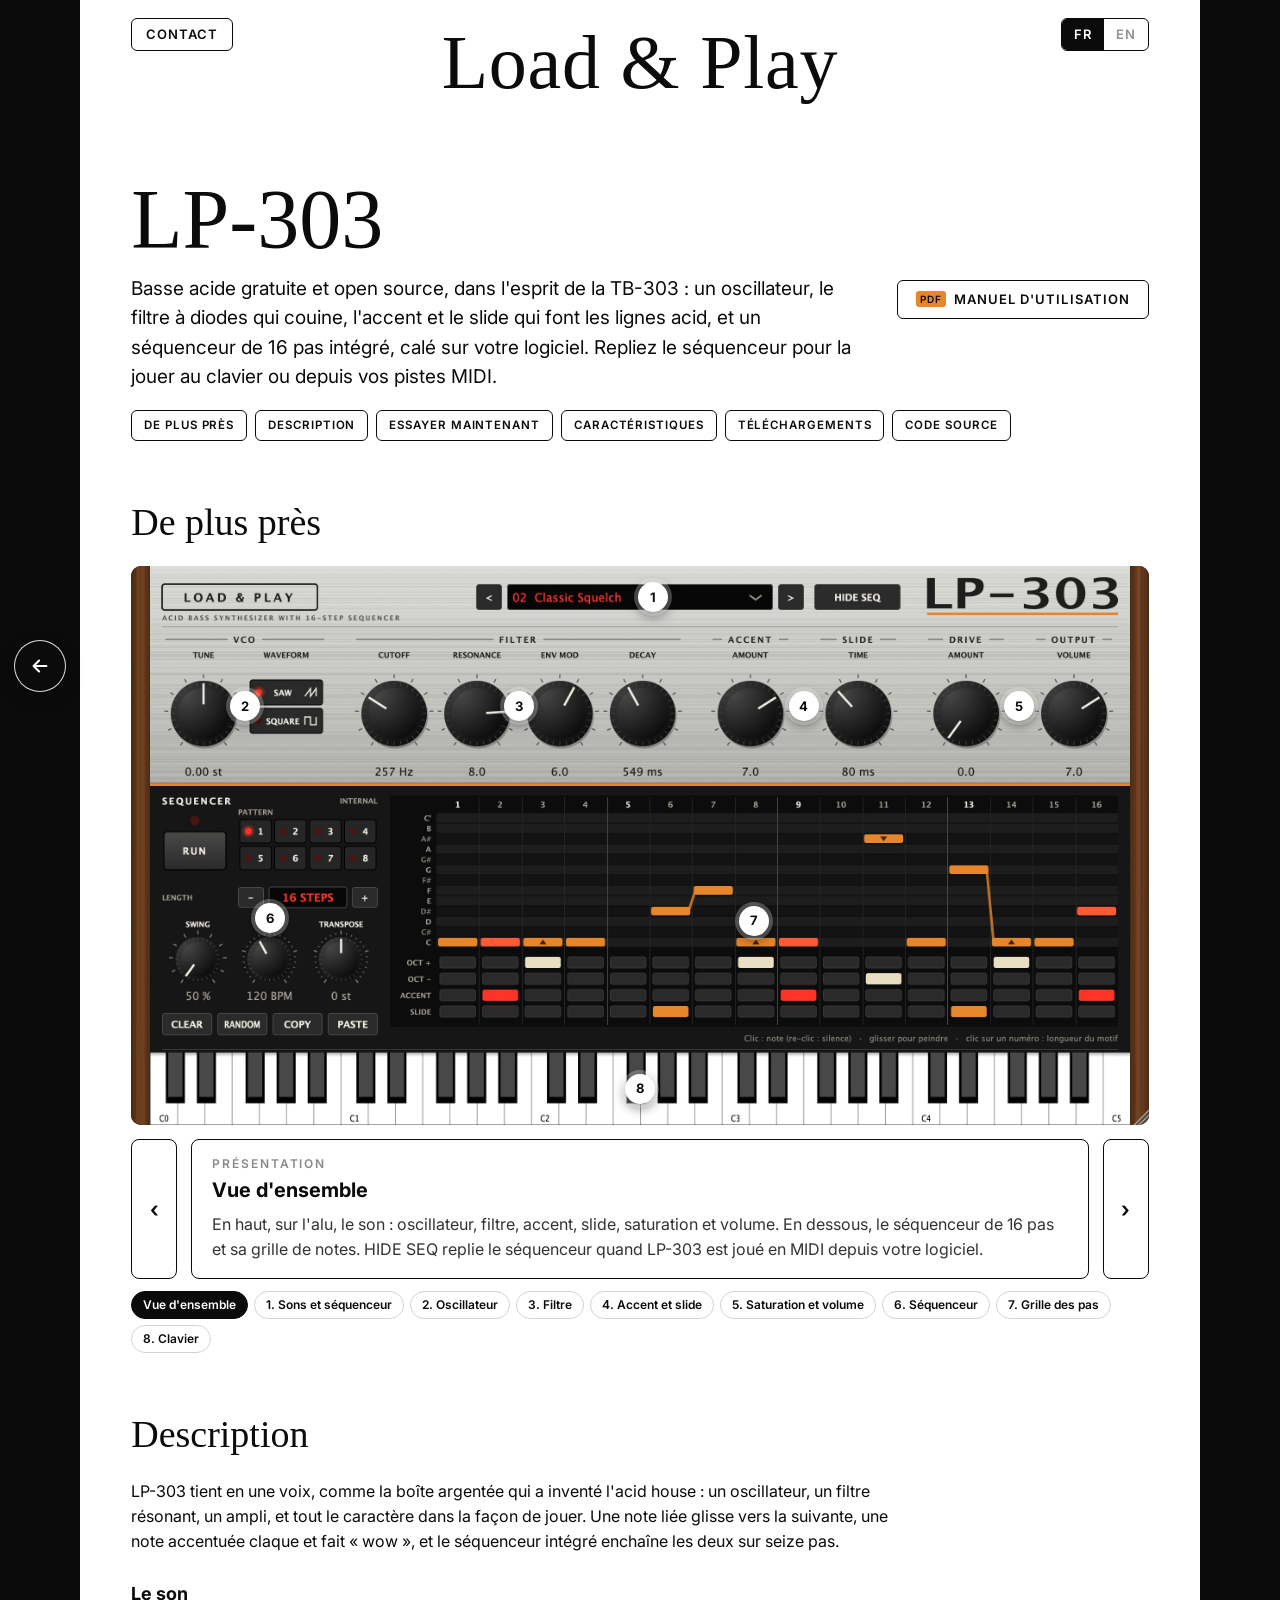
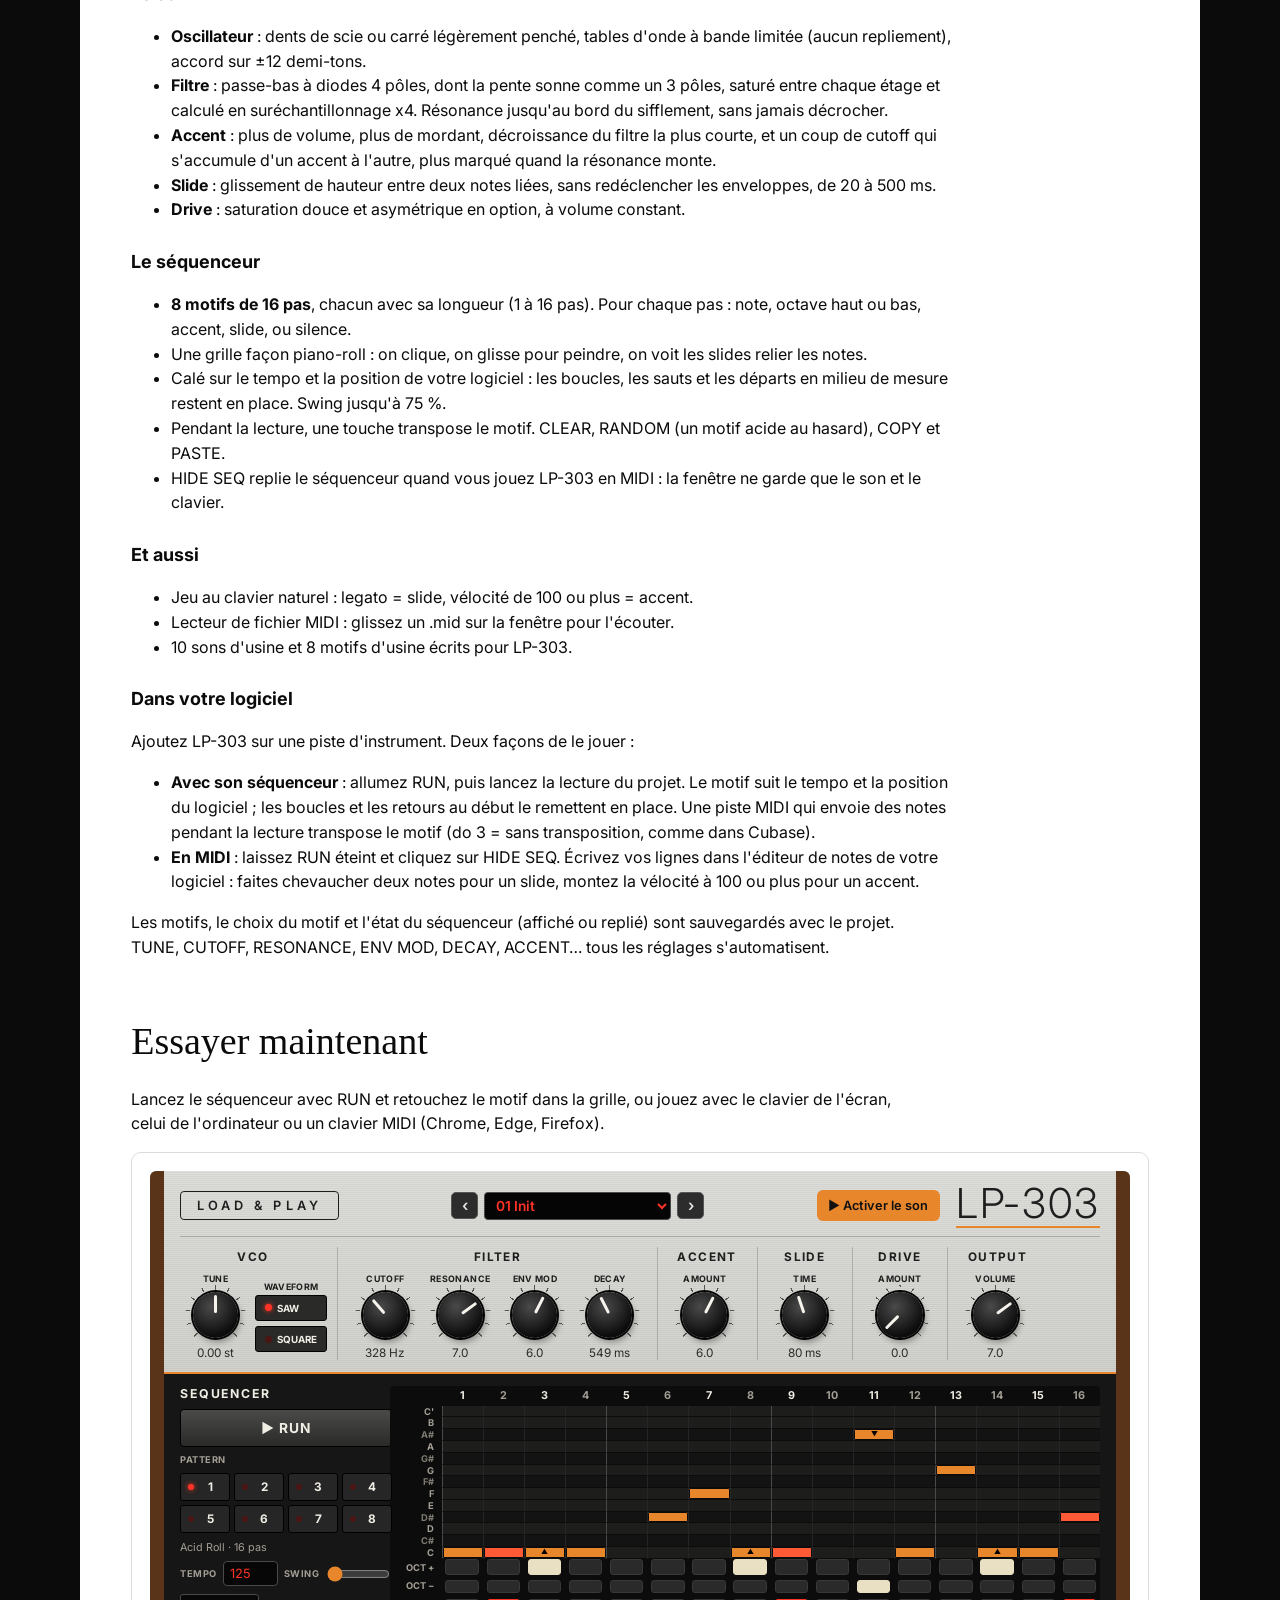
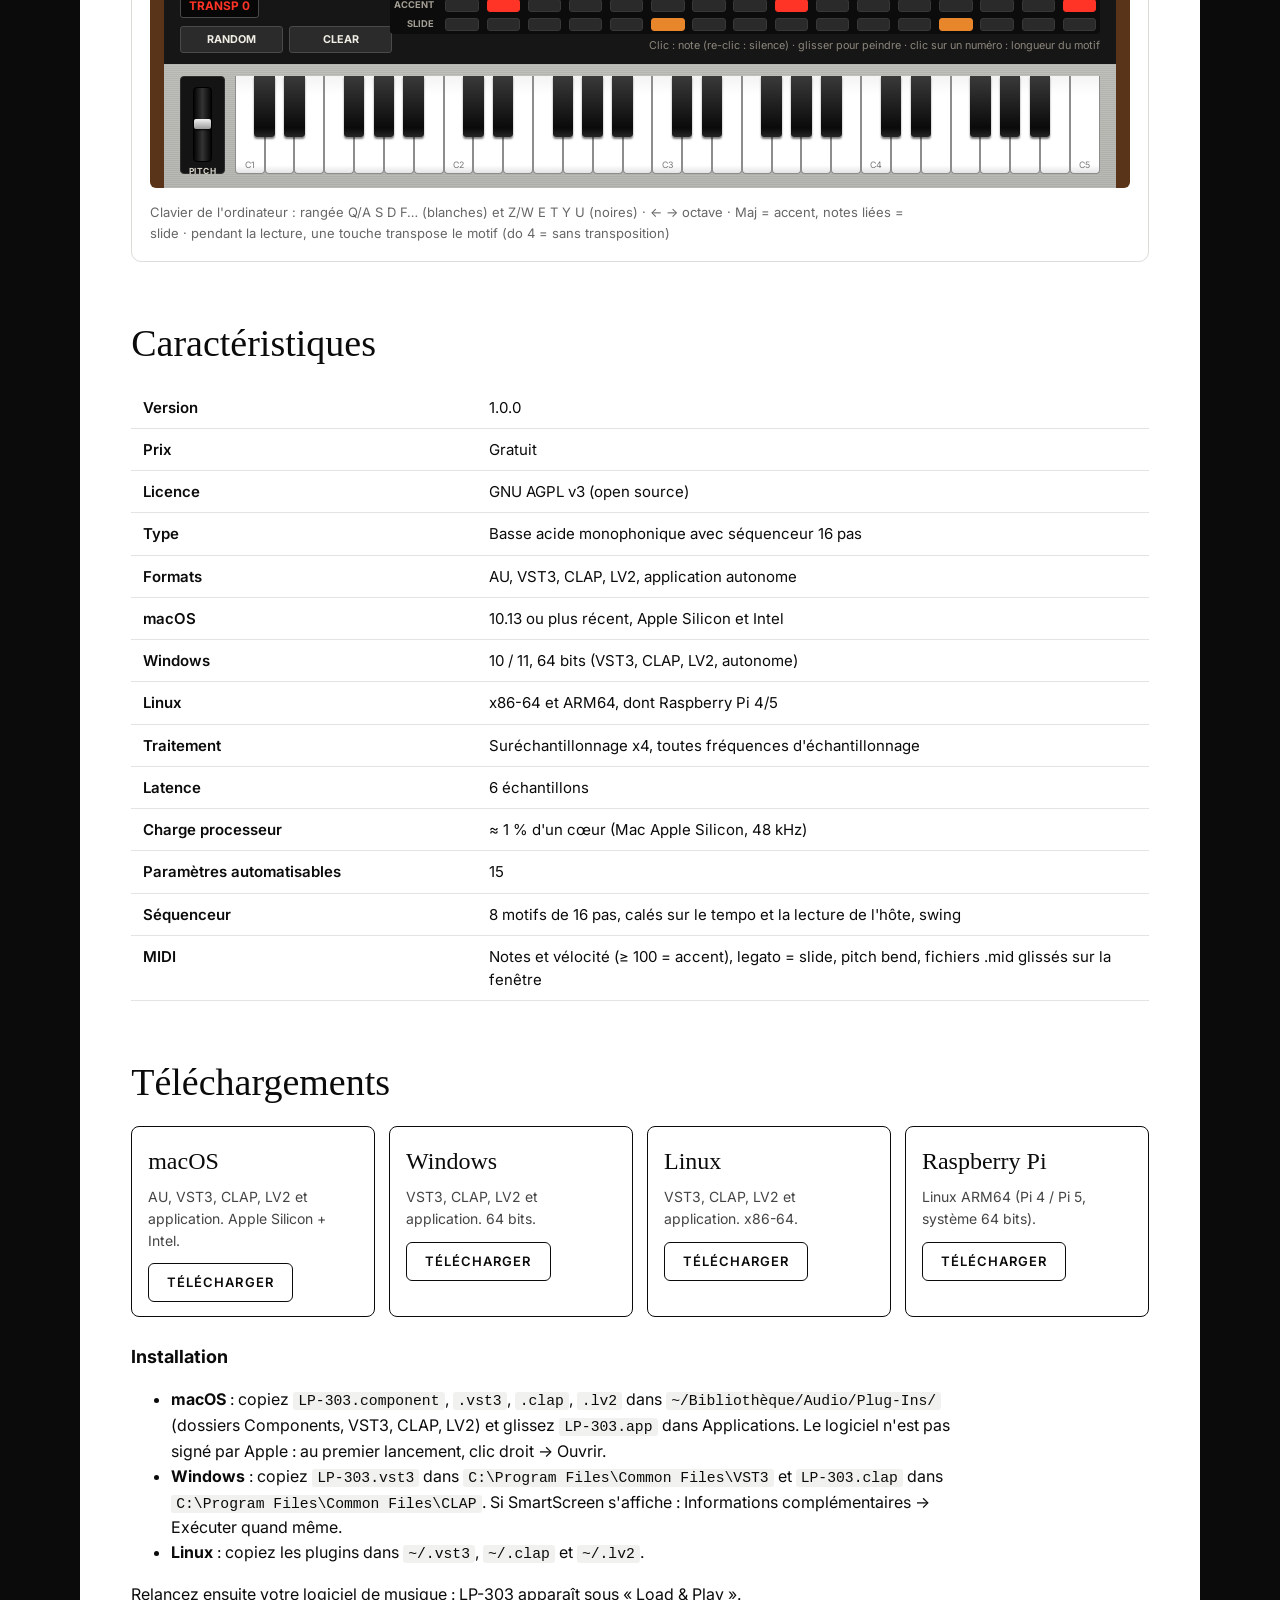
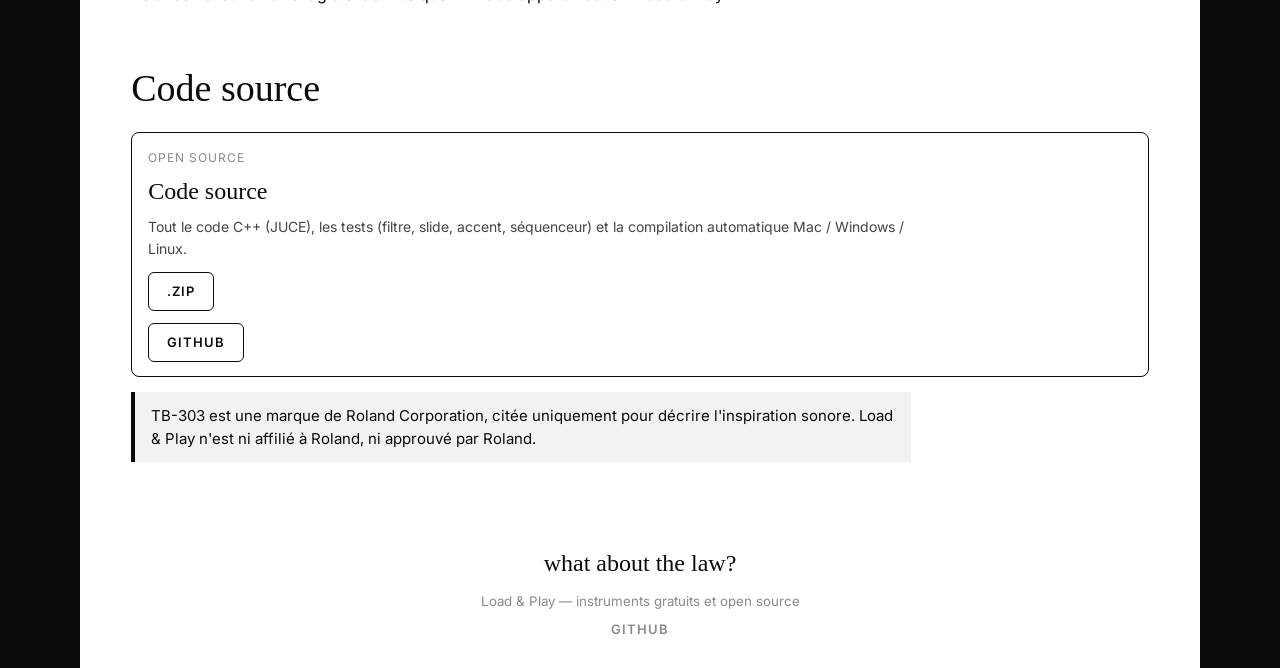
<file: Site web/lp-303.html>
<!doctype html>
<html lang="fr" data-ui-lang="fr">
<head>
  <meta charset="utf-8">
  <meta name="viewport" content="width=device-width, initial-scale=1">
  <title data-en-text="LP-303 — free TB-303 inspired acid bass, VST3 / AU">LP-303 — basse acide VST3 / AU gratuite inspirée de la TB-303</title>
  <meta name="description" content="Basse acide gratuite inspirée de la TB-303 : filtre à diodes, accent, slide, séquenceur 16 pas calé sur votre logiciel. VST3, AU, CLAP, LV2, Mac, Windows, Linux." data-en-content="Free acid bass inspired by the TB-303: diode filter, accent, slide and a 16-step sequencer synced to your DAW. VST3, AU, CLAP, LV2 for Mac, Windows, Linux.">
  <link rel="canonical" href="https://loadandplaymusic.com/lp-303.html">
  <link rel="alternate" hreflang="fr" href="https://loadandplaymusic.com/lp-303.html">
  <link rel="alternate" hreflang="en" href="https://loadandplaymusic.com/lp-303-en.html">
  <link rel="alternate" hreflang="x-default" href="https://loadandplaymusic.com/lp-303-en.html">
  <meta property="og:type" content="website">
  <meta property="og:site_name" content="Load &amp; Play">
  <meta property="og:locale" content="fr_FR">
  <meta property="og:locale:alternate" content="en_US">
  <meta property="og:url" content="https://loadandplaymusic.com/lp-303.html">
  <meta property="og:title" content="LP-303 — basse acide VST3 / AU gratuite inspirée de la TB-303" data-en-content="LP-303 — free TB-303 inspired acid bass, VST3 / AU">
  <meta property="og:description" content="Basse acide gratuite inspirée de la TB-303 : filtre à diodes, accent, slide, séquenceur 16 pas calé sur votre logiciel. VST3, AU, CLAP, LV2, Mac, Windows, Linux." data-en-content="Free acid bass inspired by the TB-303: diode filter, accent, slide and a 16-step sequencer synced to your DAW. VST3, AU, CLAP, LV2 for Mac, Windows, Linux.">
  <meta property="og:image" content="https://loadandplaymusic.com/assets/img/og/lp-303.jpg">
  <meta property="og:image:width" content="1200">
  <meta property="og:image:height" content="630">
  <meta property="og:image:alt" content="Interface de LP-303, basse acide avec séquenceur 16 pas" data-en-content="LP-303 interface, an acid bass with a 16-step sequencer">
  <meta name="twitter:card" content="summary_large_image">
  <meta name="twitter:image:alt" content="Interface de LP-303, basse acide avec séquenceur 16 pas" data-en-content="LP-303 interface, an acid bass with a 16-step sequencer">
  <link rel="icon" href="assets/img/icon-32.png" sizes="32x32" type="image/png">
  <link rel="icon" href="assets/img/icon-192.png" sizes="192x192" type="image/png">
  <link rel="apple-touch-icon" href="assets/img/apple-touch-icon.png">
  <script type="application/ld+json">
  {
    "@context": "https://schema.org",
    "@type": "SoftwareApplication",
    "name": "LP-303",
    "url": "https://loadandplaymusic.com/lp-303.html",
    "description": "Basse acide gratuite inspirée de la TB-303 : filtre à diodes, accent, slide, séquenceur 16 pas calé sur votre logiciel. VST3, AU, CLAP, LV2, Mac, Windows, Linux.",
    "image": "https://loadandplaymusic.com/assets/img/og/lp-303.jpg",
    "screenshot": "https://loadandplaymusic.com/assets/img/lp-303.jpg",
    "applicationCategory": "MultimediaApplication",
    "applicationSubCategory": "Synthesizer plugin (VST3, AU, CLAP, LV2)",
    "operatingSystem": "macOS 10.13+, Windows 10, Windows 11, Linux (x86-64, ARM64)",
    "softwareVersion": "1.0.0",
    "license": "https://www.gnu.org/licenses/agpl-3.0.html",
    "isAccessibleForFree": true,
    "offers": {
      "@type": "Offer",
      "price": "0",
      "priceCurrency": "EUR",
      "availability": "https://schema.org/InStock"
    },
    "downloadUrl": "https://github.com/alexlexlexlexlexlex/load-and-play/releases/latest",
    "publisher": {
      "@type": "Organization",
      "name": "Load & Play",
      "url": "https://loadandplaymusic.com/"
    }
  }
  </script>
  <link rel="preconnect" href="https://fonts.googleapis.com">
  <link rel="preconnect" href="https://fonts.gstatic.com" crossorigin>
  <link href="https://fonts.googleapis.com/css2?family=Inter:wght@400;600&family=Permanent+Marker&display=swap" rel="stylesheet">
  <link rel="stylesheet" href="assets/css/style.css?v=2026-11-24b">
  <link rel="preload" as="image" href="assets/img/lp-303.jpg" fetchpriority="high">
  <script src="assets/js/config.js?v=2026-11-24b"></script>
  <script src="assets/js/site.js?v=2026-11-24b"></script>
  <script type="module" src="assets/js/try.js"></script>
  <script src="assets/js/products.js?v=2026-11-24b" defer></script>
  <script src="assets/js/closer.js?v=2026-11-24b" defer></script>
</head>
<body class="inner">
  <a class="float-back" href="index.html" aria-label="Accueil / Home">
    <svg viewBox="0 0 24 24" fill="none" stroke="currentColor" stroke-width="2.2" stroke-linecap="round" stroke-linejoin="round" aria-hidden="true"><path d="M19 12H5M11 6l-6 6 6 6"/></svg>
    <span class="label"><span lang="fr">Accueil</span><span lang="en">Home</span></span>
  </a>
  <header class="site-header">
    <div class="left">
      <a class="box-link" data-mail href="#">Contact</a>
    </div>
    <a class="logo" href="index.html">Load &amp; Play</a>
    <div class="right">
      <div class="lang-switch" role="group" aria-label="Langue / Language">
        <button type="button" data-lang="fr" aria-pressed="true">FR</button>
        <button type="button" data-lang="en" aria-pressed="false">EN</button>
      </div>
    </div>
  </header>

  <main class="page">
    <h1>LP-303</h1>
    <div class="intro">
      <div>
        <p class="lead" lang="fr">Basse acide gratuite et open source, dans l'esprit de la TB-303 : un oscillateur, le filtre à diodes qui couine, l'accent et le slide qui font les lignes acid, et un séquenceur de 16 pas intégré, calé sur votre logiciel. Repliez le séquenceur pour la jouer au clavier ou depuis vos pistes MIDI.</p>
        <p class="lead" lang="en">A free, open-source acid bass in the spirit of the TB-303: one oscillator, the squelching diode filter, the accent and slide that make acid lines, and a built-in 16-step sequencer locked to your host. Fold the sequencer away to play it from a keyboard or your MIDI tracks.</p>
      </div>
      <div class="page-actions">
        <a class="btn dark pdf" href="docs/LP-303-manuel.pdf" lang="fr" target="_blank" rel="noopener">Manuel d'utilisation</a>
        <a class="btn dark pdf" href="docs/LP-303-manual.pdf" lang="en" target="_blank" rel="noopener">User manual</a>
      </div>
    </div>

    <ul class="toc">
      <li><a class="btn dark" href="#de-plus-pres"><span lang="fr">De plus près</span><span lang="en">A closer look</span></a></li>
      <li><a class="btn dark" href="#description">Description</a></li>
      <li><a class="btn dark" href="#essayer"><span lang="fr">Essayer maintenant</span><span lang="en">Try it now</span></a></li>
      <li><a class="btn dark" href="#caracteristiques"><span lang="fr">Caractéristiques</span><span lang="en">Specifications</span></a></li>
      <li><a class="btn dark" href="#telechargements"><span lang="fr">Téléchargements</span><span lang="en">Downloads</span></a></li>
      <li><a class="btn dark" href="#code"><span lang="fr">Code source</span><span lang="en">Source code</span></a></li>
    </ul>

    <section class="closer" id="de-plus-pres" data-closer="lp303">
      <h2><span lang="fr">De plus près</span><span lang="en">A closer look</span></h2>
    </section>

    <h2 id="description">Description</h2>
    <div lang="fr">
      <p>LP-303 tient en une voix, comme la boîte argentée qui a inventé l'acid house : un oscillateur, un filtre résonant, un ampli, et tout le caractère dans la façon de jouer. Une note liée glisse vers la suivante, une note accentuée claque et fait « wow », et le séquenceur intégré enchaîne les deux sur seize pas.</p>
      <h3>Le son</h3>
      <ul>
        <li><b>Oscillateur</b> : dents de scie ou carré légèrement penché, tables d'onde à bande limitée (aucun repliement), accord sur ±12 demi-tons.</li>
        <li><b>Filtre</b> : passe-bas à diodes 4 pôles, dont la pente sonne comme un 3 pôles, saturé entre chaque étage et calculé en suréchantillonnage x4. Résonance jusqu'au bord du sifflement, sans jamais décrocher.</li>
        <li><b>Accent</b> : plus de volume, plus de mordant, décroissance du filtre la plus courte, et un coup de cutoff qui s'accumule d'un accent à l'autre, plus marqué quand la résonance monte.</li>
        <li><b>Slide</b> : glissement de hauteur entre deux notes liées, sans redéclencher les enveloppes, de 20 à 500 ms.</li>
        <li><b>Drive</b> : saturation douce et asymétrique en option, à volume constant.</li>
      </ul>
      <h3>Le séquenceur</h3>
      <ul>
        <li><b>8 motifs de 16 pas</b>, chacun avec sa longueur (1 à 16 pas). Pour chaque pas : note, octave haut ou bas, accent, slide, ou silence.</li>
        <li>Une grille façon piano-roll : on clique, on glisse pour peindre, on voit les slides relier les notes.</li>
        <li>Calé sur le tempo et la position de votre logiciel : les boucles, les sauts et les départs en milieu de mesure restent en place. Swing jusqu'à 75 %.</li>
        <li>Pendant la lecture, une touche transpose le motif. CLEAR, RANDOM (un motif acide au hasard), COPY et PASTE.</li>
        <li>HIDE SEQ replie le séquenceur quand vous jouez LP-303 en MIDI : la fenêtre ne garde que le son et le clavier.</li>
      </ul>
      <h3>Et aussi</h3>
      <ul>
        <li>Jeu au clavier naturel : legato = slide, vélocité de 100 ou plus = accent.</li>
        <li>Lecteur de fichier MIDI : glissez un .mid sur la fenêtre pour l'écouter.</li>
        <li>10 sons d'usine et 8 motifs d'usine écrits pour LP-303.</li>
      </ul>
      <h3>Dans votre logiciel</h3>
      <p>Ajoutez LP-303 sur une piste d'instrument. Deux façons de le jouer :</p>
      <ul>
        <li><b>Avec son séquenceur</b> : allumez RUN, puis lancez la lecture du projet. Le motif suit le tempo et la position du logiciel ; les boucles et les retours au début le remettent en place. Une piste MIDI qui envoie des notes pendant la lecture transpose le motif (do 3 = sans transposition, comme dans Cubase).</li>
        <li><b>En MIDI</b> : laissez RUN éteint et cliquez sur HIDE SEQ. Écrivez vos lignes dans l'éditeur de notes de votre logiciel : faites chevaucher deux notes pour un slide, montez la vélocité à 100 ou plus pour un accent.</li>
      </ul>
      <p>Les motifs, le choix du motif et l'état du séquenceur (affiché ou replié) sont sauvegardés avec le projet. TUNE, CUTOFF, RESONANCE, ENV MOD, DECAY, ACCENT… tous les réglages s'automatisent.</p>
    </div>
    <div lang="en">
      <p>LP-303 is a single voice, like the silver box that invented acid house: one oscillator, one resonant filter, one amp, and all the character in the way you play it. A tied note glides into the next, an accented note snaps and goes "wow", and the built-in sequencer strings both together over sixteen steps.</p>
      <h3>The sound</h3>
      <ul>
        <li><b>Oscillator</b>: sawtooth or slightly tilted square, band-limited wavetables (no aliasing), ±12 semitone tuning.</li>
        <li><b>Filter</b>: 4-pole diode low-pass whose slope sounds like a 3-pole, saturating between stages and computed with 4x oversampling. Resonance right up to the edge of whistling, without ever breaking up.</li>
        <li><b>Accent</b>: more level, more bite, the shortest filter decay, and a cutoff kick that builds up from one accent to the next, stronger as resonance rises.</li>
        <li><b>Slide</b>: pitch glide between two tied notes, without retriggering the envelopes, from 20 to 500 ms.</li>
        <li><b>Drive</b>: optional soft, asymmetric saturation at constant level.</li>
      </ul>
      <h3>The sequencer</h3>
      <ul>
        <li><b>8 patterns of 16 steps</b>, each with its own length (1 to 16 steps). For every step: note, octave up or down, accent, slide, or rest.</li>
        <li>A piano-roll style grid: click, drag to paint, and see the slides linking the notes.</li>
        <li>Locked to your host's tempo and position: loops, jumps and mid-bar starts stay in place. Swing up to 75 %.</li>
        <li>While playing, a key transposes the pattern. CLEAR, RANDOM (a random acid pattern), COPY and PASTE.</li>
        <li>HIDE SEQ folds the sequencer away when you play LP-303 over MIDI: the window keeps only the sound and the keyboard.</li>
      </ul>
      <h3>And also</h3>
      <ul>
        <li>Natural keyboard playing: legato = slide, velocity of 100 or more = accent.</li>
        <li>MIDI file player: drop a .mid onto the window to hear it.</li>
        <li>10 factory sounds and 8 factory patterns written for LP-303.</li>
      </ul>
      <h3>In your DAW</h3>
      <p>Add LP-303 to an instrument track. Two ways to play it:</p>
      <ul>
        <li><b>With its sequencer</b>: switch RUN on, then start playback. The pattern follows the host's tempo and position; loops and jumps back to the start put it back in place. A MIDI track sending notes during playback transposes the pattern (C3 in Cubase's naming = no transposition).</li>
        <li><b>Over MIDI</b>: leave RUN off and click HIDE SEQ. Write your lines in your host's note editor: overlap two notes for a slide, raise the velocity to 100 or more for an accent.</li>
      </ul>
      <p>The patterns, the selected pattern and the sequencer state (shown or folded) are saved with the project. TUNE, CUTOFF, RESONANCE, ENV MOD, DECAY, ACCENT… every control can be automated.</p>
    </div>

    <h2 id="essayer"><span lang="fr">Essayer maintenant</span><span lang="en">Try it now</span></h2>
    <p lang="fr">Lancez le séquenceur avec RUN et retouchez le motif dans la grille, ou jouez avec le clavier de l'écran, celui de l'ordinateur ou un clavier MIDI (Chrome, Edge, Firefox).</p>
    <p lang="en">Start the sequencer with RUN and edit the pattern in the grid, or play with the on-screen keyboard, your computer keyboard or a MIDI keyboard (Chrome, Edge, Firefox).</p>
    <div class="try-panel inline" id="try-lp303" data-instrument="lp303"></div>

    <h2 id="caracteristiques"><span lang="fr">Caractéristiques</span><span lang="en">Specifications</span></h2>
    <table class="specs">
      <tr><th>Version</th><td>1.0.0</td></tr>
      <tr><th><span lang="fr">Prix</span><span lang="en">Price</span></th><td><span lang="fr">Gratuit</span><span lang="en">Free</span></td></tr>
      <tr><th><span lang="fr">Licence</span><span lang="en">License</span></th><td>GNU AGPL v3 (open source)</td></tr>
      <tr><th>Type</th><td><span lang="fr">Basse acide monophonique avec séquenceur 16 pas</span><span lang="en">Monophonic acid bass with 16-step sequencer</span></td></tr>
      <tr><th>Formats</th><td><span lang="fr">AU, VST3, CLAP, LV2, application autonome</span><span lang="en">AU, VST3, CLAP, LV2, standalone application</span></td></tr>
      <tr><th>macOS</th><td><span lang="fr">10.13 ou plus récent, Apple Silicon et Intel</span><span lang="en">10.13 or later, Apple Silicon and Intel</span></td></tr>
      <tr><th>Windows</th><td><span lang="fr">10 / 11, 64 bits (VST3, CLAP, LV2, autonome)</span><span lang="en">10 / 11, 64-bit (VST3, CLAP, LV2, standalone)</span></td></tr>
      <tr><th>Linux</th><td><span lang="fr">x86-64 et ARM64, dont Raspberry Pi 4/5</span><span lang="en">x86-64 and ARM64, including Raspberry Pi 4/5</span></td></tr>
      <tr><th><span lang="fr">Traitement</span><span lang="en">Processing</span></th><td><span lang="fr">Suréchantillonnage x4, toutes fréquences d'échantillonnage</span><span lang="en">4x oversampling, any sample rate</span></td></tr>
      <tr><th><span lang="fr">Latence</span><span lang="en">Latency</span></th><td><span lang="fr">6 échantillons</span><span lang="en">6 samples</span></td></tr>
      <tr><th><span lang="fr">Charge processeur</span><span lang="en">CPU load</span></th><td><span lang="fr">≈ 1 % d'un cœur (Mac Apple Silicon, 48 kHz)</span><span lang="en">≈ 1 % of one core (Apple Silicon Mac, 48 kHz)</span></td></tr>
      <tr><th><span lang="fr">Paramètres automatisables</span><span lang="en">Automatable parameters</span></th><td>15</td></tr>
      <tr><th><span lang="fr">Séquenceur</span><span lang="en">Sequencer</span></th><td><span lang="fr">8 motifs de 16 pas, calés sur le tempo et la lecture de l'hôte, swing</span><span lang="en">8 patterns of 16 steps, locked to host tempo and playback, swing</span></td></tr>
      <tr><th>MIDI</th><td><span lang="fr">Notes et vélocité (≥ 100 = accent), legato = slide, pitch bend, fichiers .mid glissés sur la fenêtre</span><span lang="en">Notes and velocity (≥ 100 = accent), legato = slide, pitch bend, .mid files dropped onto the window</span></td></tr>
    </table>

    <h2 id="telechargements"><span lang="fr">Téléchargements</span><span lang="en">Downloads</span></h2>
    <div class="downloads">
      <div class="dl">
        <h3>macOS</h3>
        <p lang="fr">AU, VST3, CLAP, LV2 et application. Apple Silicon + Intel.</p>
        <p lang="en">AU, VST3, CLAP, LV2 and app. Apple Silicon + Intel.</p>
        <a class="btn dark" data-asset="LP-303-{lp303}-macOS.zip"><span lang="fr">Télécharger</span><span lang="en">Download</span></a>
      </div>
      <div class="dl">
        <h3>Windows</h3>
        <p lang="fr">VST3, CLAP, LV2 et application. 64 bits.</p>
        <p lang="en">VST3, CLAP, LV2 and app. 64-bit.</p>
        <a class="btn dark" data-asset="LP-303-{lp303}-Windows.zip"><span lang="fr">Télécharger</span><span lang="en">Download</span></a>
      </div>
      <div class="dl">
        <h3>Linux</h3>
        <p lang="fr">VST3, CLAP, LV2 et application. x86-64.</p>
        <p lang="en">VST3, CLAP, LV2 and app. x86-64.</p>
        <a class="btn dark" data-asset="LP-303-{lp303}-Linux-x64.zip"><span lang="fr">Télécharger</span><span lang="en">Download</span></a>
      </div>
      <div class="dl">
        <h3>Raspberry Pi</h3>
        <p lang="fr">Linux ARM64 (Pi 4 / Pi 5, système 64 bits).</p>
        <p lang="en">Linux ARM64 (Pi 4 / Pi 5, 64-bit OS).</p>
        <a class="btn dark" data-asset="LP-303-{lp303}-Linux-ARM64.zip"><span lang="fr">Télécharger</span><span lang="en">Download</span></a>
      </div>
    </div>

    <h3><span lang="fr">Installation</span><span lang="en">Installation</span></h3>
    <div lang="fr">
      <ul>
        <li><b>macOS</b> : copiez <code>LP-303.component</code>, <code>.vst3</code>, <code>.clap</code>, <code>.lv2</code> dans <code>~/Bibliothèque/Audio/Plug-Ins/</code> (dossiers Components, VST3, CLAP, LV2) et glissez <code>LP-303.app</code> dans Applications. Le logiciel n'est pas signé par Apple : au premier lancement, clic droit → Ouvrir.</li>
        <li><b>Windows</b> : copiez <code>LP-303.vst3</code> dans <code>C:\Program Files\Common Files\VST3</code> et <code>LP-303.clap</code> dans <code>C:\Program Files\Common Files\CLAP</code>. Si SmartScreen s'affiche : Informations complémentaires → Exécuter quand même.</li>
        <li><b>Linux</b> : copiez les plugins dans <code>~/.vst3</code>, <code>~/.clap</code> et <code>~/.lv2</code>.</li>
      </ul>
      <p>Relancez ensuite votre logiciel de musique : LP-303 apparaît sous « Load &amp; Play ».</p>
    </div>
    <div lang="en">
      <ul>
        <li><b>macOS</b>: copy <code>LP-303.component</code>, <code>.vst3</code>, <code>.clap</code>, <code>.lv2</code> into <code>~/Library/Audio/Plug-Ins/</code> (Components, VST3, CLAP, LV2 folders) and drag <code>LP-303.app</code> to Applications. The software is not signed with Apple: on first launch, right-click → Open.</li>
        <li><b>Windows</b>: copy <code>LP-303.vst3</code> to <code>C:\Program Files\Common Files\VST3</code> and <code>LP-303.clap</code> to <code>C:\Program Files\Common Files\CLAP</code>. If SmartScreen shows up: More info → Run anyway.</li>
        <li><b>Linux</b>: copy the plugins to <code>~/.vst3</code>, <code>~/.clap</code> and <code>~/.lv2</code>.</li>
      </ul>
      <p>Then restart your music software: LP-303 shows up under "Load &amp; Play".</p>
    </div>

    <h2 id="code"><span lang="fr">Code source</span><span lang="en">Source code</span></h2>
    <div class="downloads">
      <div class="dl">
        <span class="tag">open source</span>
        <h3><span lang="fr">Code source</span><span lang="en">Source code</span></h3>
        <p lang="fr">Tout le code C++ (JUCE), les tests (filtre, slide, accent, séquenceur) et la compilation automatique Mac / Windows / Linux.</p>
        <p lang="en">All the C++ code (JUCE), the tests (filter, slide, accent, sequencer) and the automatic Mac / Windows / Linux build.</p>
        <a class="btn dark" data-asset="LP-303-{lp303}-source.zip">.zip</a>
        <a class="btn dark" data-repo="LP303">GitHub</a>
      </div>
    </div>

    <p class="note" lang="fr">TB-303 est une marque de Roland Corporation, citée uniquement pour décrire l'inspiration sonore. Load &amp; Play n'est ni affilié à Roland, ni approuvé par Roland.</p>
    <p class="note" lang="en">TB-303 is a trademark of Roland Corporation, mentioned only to describe the sonic inspiration. Load &amp; Play is not affiliated with or endorsed by Roland.</p>
  </main>

  <footer class="site-footer">
    <a class="law" href="what-about-the-law.html">what about the law?</a>
    <small>Load &amp; Play — <span lang="fr">instruments gratuits et open source</span><span lang="en">free and open-source instruments</span></small>
    <a class="footer-github" data-github href="#" target="_blank" rel="noopener">GitHub</a>
  </footer>
</body>
</html>
</file>
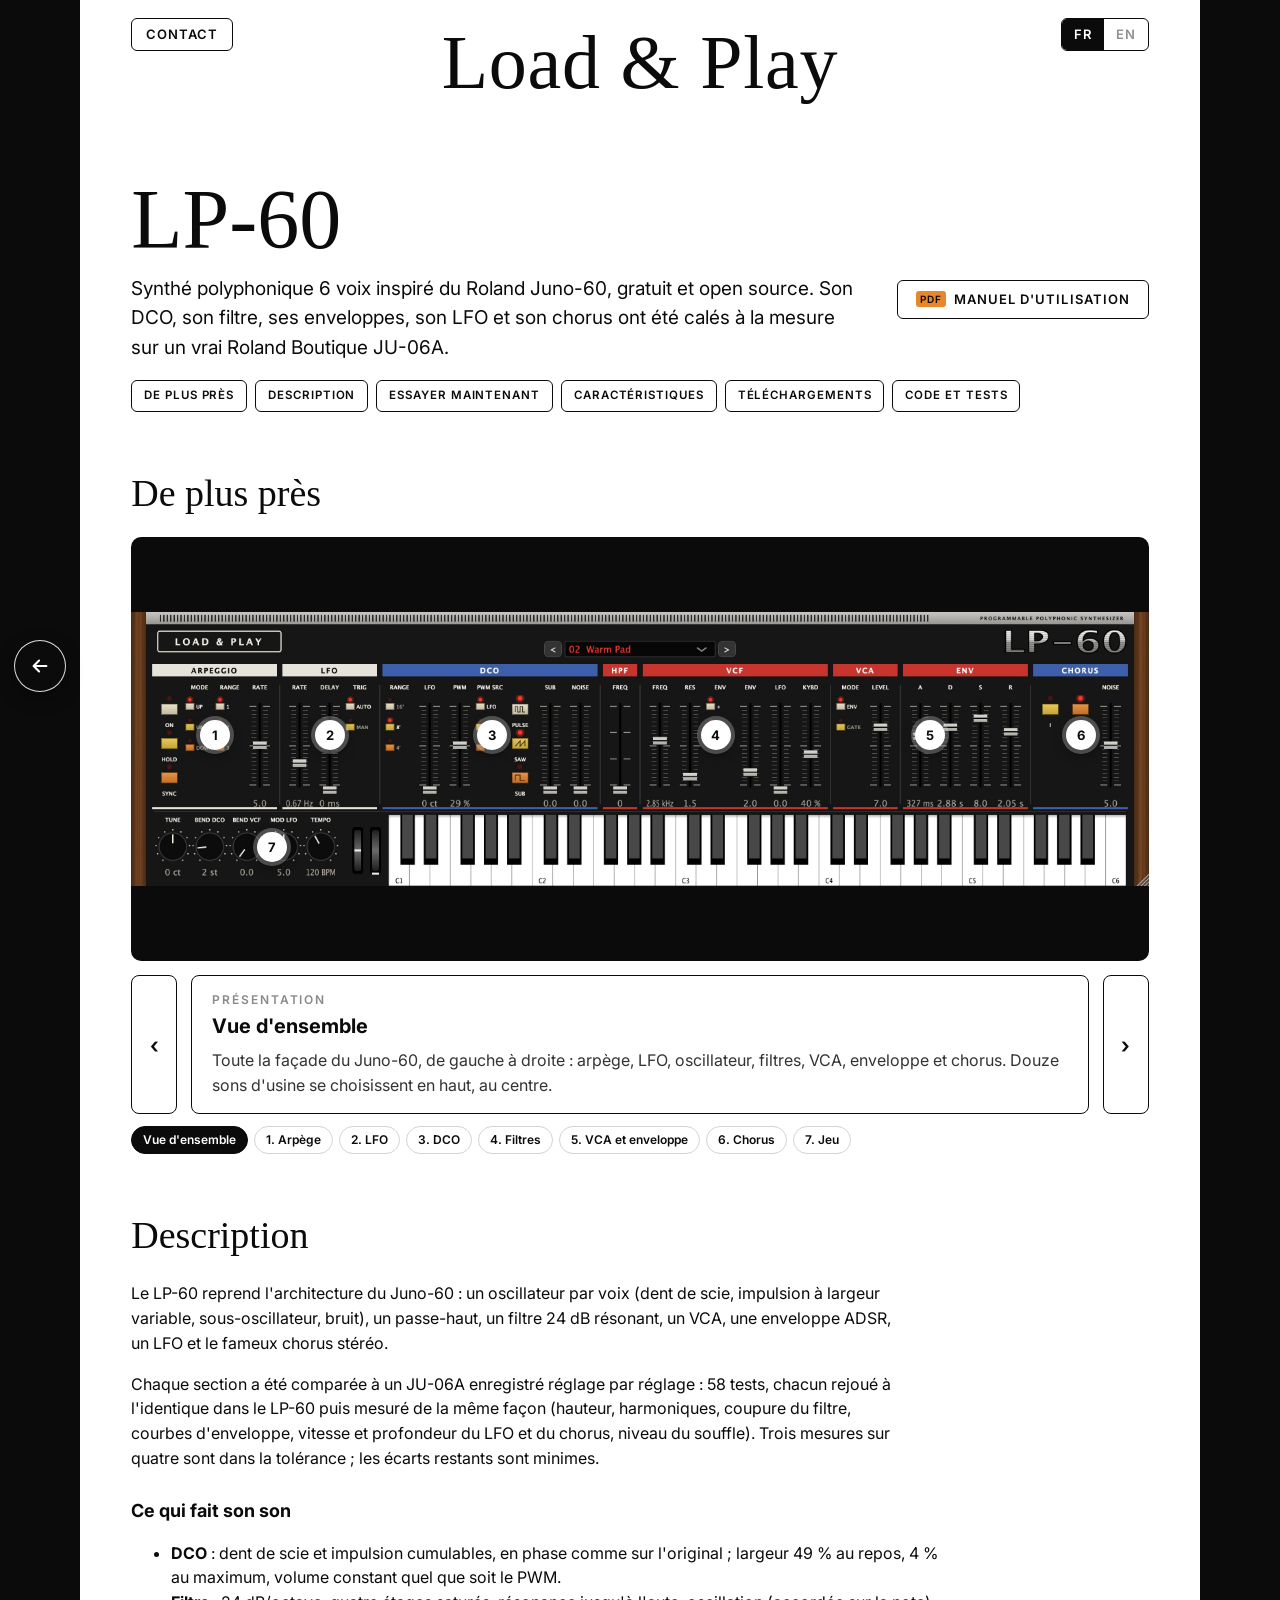
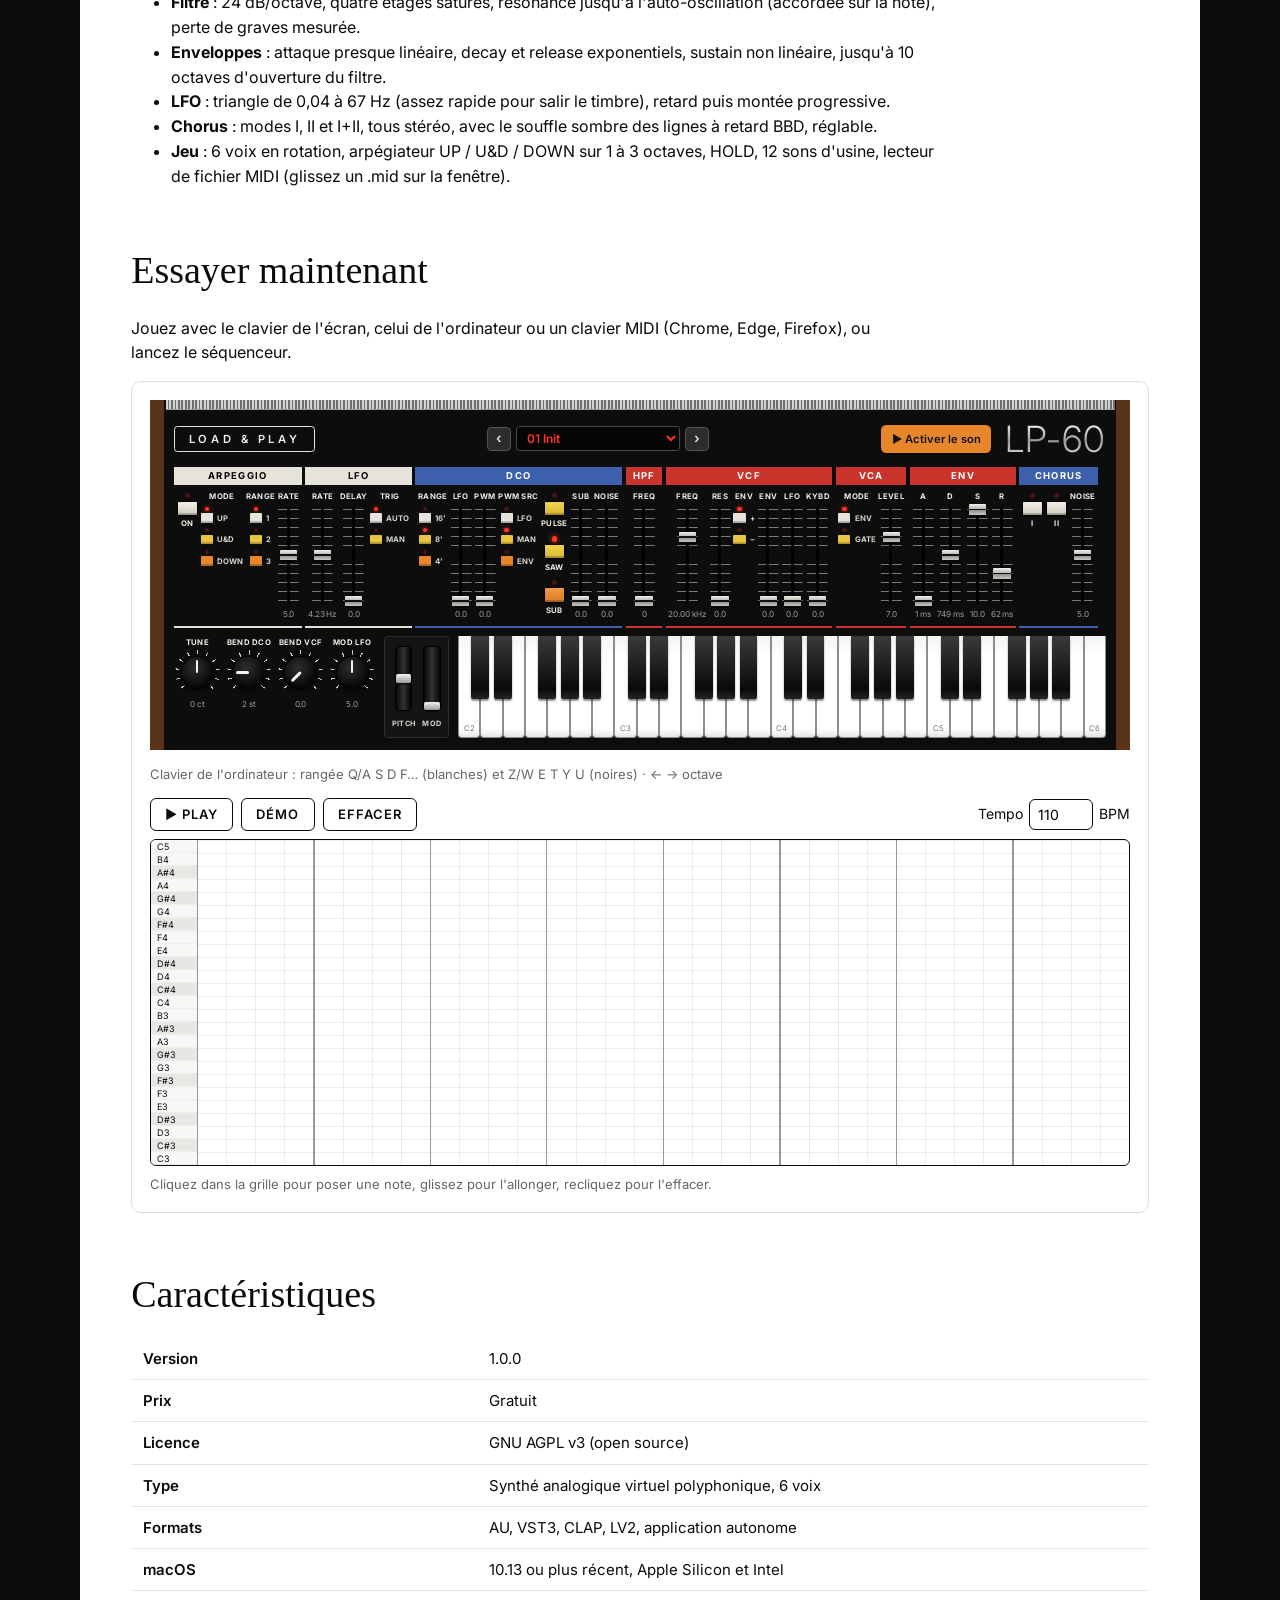
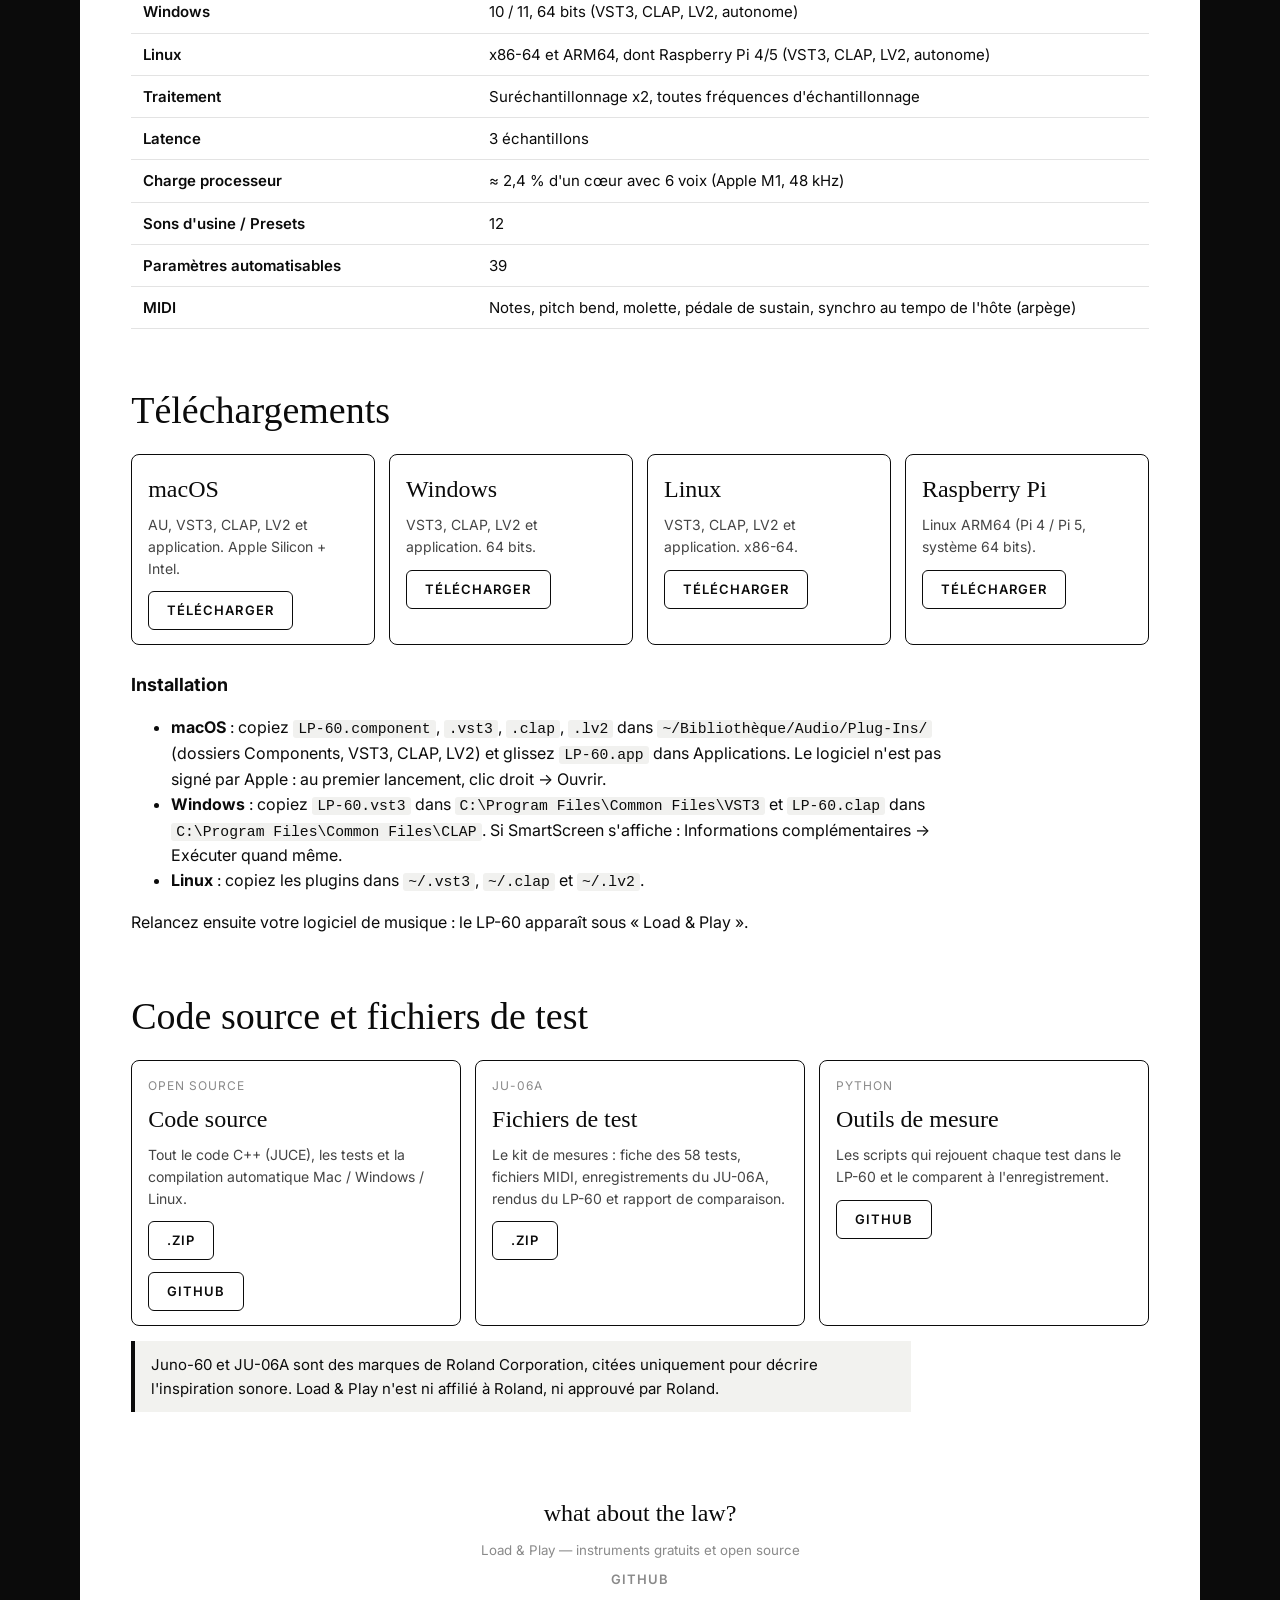
<file: Site web/lp-60.html>
<!doctype html>
<html lang="fr" data-ui-lang="fr">
<head>
  <meta charset="utf-8">
  <meta name="viewport" content="width=device-width, initial-scale=1">
  <title data-en-text="LP-60 — free Juno-60 inspired synth, VST3 / AU">LP-60 — synthé VST3 / AU gratuit inspiré du Juno-60</title>
  <meta name="description" content="Synthé polyphonique gratuit et open source inspiré du Juno-60, calé sur un Roland JU-06A. VST3, AU, CLAP, LV2 et appli autonome pour Mac, Windows, Linux." data-en-content="Free, open-source polysynth inspired by the Juno-60, tuned against a Roland JU-06A. VST3, AU, CLAP, LV2 and standalone for Mac, Windows, Linux.">
  <link rel="canonical" href="https://loadandplaymusic.com/lp-60.html">
  <link rel="alternate" hreflang="fr" href="https://loadandplaymusic.com/lp-60.html">
  <link rel="alternate" hreflang="en" href="https://loadandplaymusic.com/lp-60-en.html">
  <link rel="alternate" hreflang="x-default" href="https://loadandplaymusic.com/lp-60-en.html">
  <meta property="og:type" content="website">
  <meta property="og:site_name" content="Load &amp; Play">
  <meta property="og:locale" content="fr_FR">
  <meta property="og:locale:alternate" content="en_US">
  <meta property="og:url" content="https://loadandplaymusic.com/lp-60.html">
  <meta property="og:title" content="LP-60 — synthé VST3 / AU gratuit inspiré du Juno-60" data-en-content="LP-60 — free Juno-60 inspired synth, VST3 / AU">
  <meta property="og:description" content="Synthé polyphonique gratuit et open source inspiré du Juno-60, calé sur un Roland JU-06A. VST3, AU, CLAP, LV2 et appli autonome pour Mac, Windows, Linux." data-en-content="Free, open-source polysynth inspired by the Juno-60, tuned against a Roland JU-06A. VST3, AU, CLAP, LV2 and standalone for Mac, Windows, Linux.">
  <meta property="og:image" content="https://loadandplaymusic.com/assets/img/og/lp-60.jpg">
  <meta property="og:image:width" content="1200">
  <meta property="og:image:height" content="630">
  <meta property="og:image:alt" content="Interface du LP-60, synthé polyphonique inspiré du Juno-60" data-en-content="LP-60 interface, a polysynth inspired by the Juno-60">
  <meta name="twitter:card" content="summary_large_image">
  <meta name="twitter:image:alt" content="Interface du LP-60, synthé polyphonique inspiré du Juno-60" data-en-content="LP-60 interface, a polysynth inspired by the Juno-60">
  <link rel="icon" href="assets/img/icon-32.png" sizes="32x32" type="image/png">
  <link rel="icon" href="assets/img/icon-192.png" sizes="192x192" type="image/png">
  <link rel="apple-touch-icon" href="assets/img/apple-touch-icon.png">
  <script type="application/ld+json">
  {
    "@context": "https://schema.org",
    "@type": "SoftwareApplication",
    "name": "LP-60",
    "url": "https://loadandplaymusic.com/lp-60.html",
    "description": "Synthé polyphonique gratuit et open source inspiré du Juno-60, calé sur un Roland JU-06A. VST3, AU, CLAP, LV2 et appli autonome pour Mac, Windows, Linux.",
    "image": "https://loadandplaymusic.com/assets/img/og/lp-60.jpg",
    "screenshot": "https://loadandplaymusic.com/assets/img/lp-60.jpg",
    "applicationCategory": "MultimediaApplication",
    "applicationSubCategory": "Synthesizer plugin (VST3, AU, CLAP, LV2)",
    "operatingSystem": "macOS 10.13+, Windows 10, Windows 11, Linux (x86-64, ARM64)",
    "softwareVersion": "1.0.0",
    "license": "https://www.gnu.org/licenses/agpl-3.0.html",
    "isAccessibleForFree": true,
    "offers": {
      "@type": "Offer",
      "price": "0",
      "priceCurrency": "EUR",
      "availability": "https://schema.org/InStock"
    },
    "downloadUrl": "https://github.com/alexlexlexlexlexlex/load-and-play/releases/latest",
    "publisher": {
      "@type": "Organization",
      "name": "Load & Play",
      "url": "https://loadandplaymusic.com/"
    }
  }
  </script>
  <link rel="preconnect" href="https://fonts.googleapis.com">
  <link rel="preconnect" href="https://fonts.gstatic.com" crossorigin>
  <link href="https://fonts.googleapis.com/css2?family=Inter:wght@400;600&family=Permanent+Marker&display=swap" rel="stylesheet">
  <link rel="stylesheet" href="assets/css/style.css?v=2026-11-24b">
  <link rel="preload" as="image" href="assets/img/lp-60.jpg" fetchpriority="high">
  <script src="assets/js/config.js?v=2026-11-24b"></script>
  <script src="assets/js/site.js?v=2026-11-24b"></script>
  <script type="module" src="assets/js/try.js"></script>
  <script src="assets/js/products.js?v=2026-11-24b" defer></script>
  <script src="assets/js/closer.js?v=2026-11-24b" defer></script>
</head>
<body class="inner">
  <a class="float-back" href="index.html" aria-label="Accueil / Home">
    <svg viewBox="0 0 24 24" fill="none" stroke="currentColor" stroke-width="2.2" stroke-linecap="round" stroke-linejoin="round" aria-hidden="true"><path d="M19 12H5M11 6l-6 6 6 6"/></svg>
    <span class="label"><span lang="fr">Accueil</span><span lang="en">Home</span></span>
  </a>
  <header class="site-header">
    <div class="left">
      <a class="box-link" data-mail href="#">Contact</a>
    </div>
    <a class="logo" href="index.html">Load &amp; Play</a>
    <div class="right">
      <div class="lang-switch" role="group" aria-label="Langue / Language">
        <button type="button" data-lang="fr" aria-pressed="true">FR</button>
        <button type="button" data-lang="en" aria-pressed="false">EN</button>
      </div>
    </div>
  </header>

  <main class="page">
    <h1>LP-60</h1>
    <div class="intro">
      <div>
        <p class="lead" lang="fr">Synthé polyphonique 6 voix inspiré du Roland Juno-60, gratuit et open source. Son DCO, son filtre, ses enveloppes, son LFO et son chorus ont été calés à la mesure sur un vrai Roland Boutique JU-06A.</p>
        <p class="lead" lang="en">A free, open-source 6-voice polysynth inspired by the Roland Juno-60. Its DCO, filter, envelopes, LFO and chorus were tuned by measurement against a real Roland Boutique JU-06A.</p>
      </div>
      <div class="page-actions">
        <a class="btn dark pdf" href="docs/LP-60-manuel.pdf" lang="fr" target="_blank" rel="noopener">Manuel d'utilisation</a>
        <a class="btn dark pdf" href="docs/LP-60-manual.pdf" lang="en" target="_blank" rel="noopener">User manual</a>
      </div>
    </div>

    <ul class="toc">
      <li><a class="btn dark" href="#de-plus-pres"><span lang="fr">De plus près</span><span lang="en">A closer look</span></a></li>
      <li><a class="btn dark" href="#description">Description</a></li>
      <li><a class="btn dark" href="#essayer"><span lang="fr">Essayer maintenant</span><span lang="en">Try it now</span></a></li>
      <li><a class="btn dark" href="#caracteristiques"><span lang="fr">Caractéristiques</span><span lang="en">Specifications</span></a></li>
      <li><a class="btn dark" href="#telechargements"><span lang="fr">Téléchargements</span><span lang="en">Downloads</span></a></li>
      <li><a class="btn dark" href="#code"><span lang="fr">Code et tests</span><span lang="en">Code and tests</span></a></li>
    </ul>

    <section class="closer" id="de-plus-pres" data-closer="lp60">
      <h2><span lang="fr">De plus près</span><span lang="en">A closer look</span></h2>
    </section>

    <h2 id="description">Description</h2>
    <div lang="fr">
      <p>Le LP-60 reprend l'architecture du Juno-60 : un oscillateur par voix (dent de scie, impulsion à largeur variable, sous-oscillateur, bruit), un passe-haut, un filtre 24 dB résonant, un VCA, une enveloppe ADSR, un LFO et le fameux chorus stéréo.</p>
      <p>Chaque section a été comparée à un JU-06A enregistré réglage par réglage : 58 tests, chacun rejoué à l'identique dans le LP-60 puis mesuré de la même façon (hauteur, harmoniques, coupure du filtre, courbes d'enveloppe, vitesse et profondeur du LFO et du chorus, niveau du souffle). Trois mesures sur quatre sont dans la tolérance ; les écarts restants sont minimes.</p>
      <h3>Ce qui fait son son</h3>
      <ul>
        <li><b>DCO</b> : dent de scie et impulsion cumulables, en phase comme sur l'original ; largeur 49 % au repos, 4 % au maximum, volume constant quel que soit le PWM.</li>
        <li><b>Filtre</b> : 24 dB/octave, quatre étages saturés, résonance jusqu'à l'auto-oscillation (accordée sur la note), perte de graves mesurée.</li>
        <li><b>Enveloppes</b> : attaque presque linéaire, decay et release exponentiels, sustain non linéaire, jusqu'à 10 octaves d'ouverture du filtre.</li>
        <li><b>LFO</b> : triangle de 0,04 à 67 Hz (assez rapide pour salir le timbre), retard puis montée progressive.</li>
        <li><b>Chorus</b> : modes I, II et I+II, tous stéréo, avec le souffle sombre des lignes à retard BBD, réglable.</li>
        <li><b>Jeu</b> : 6 voix en rotation, arpégiateur UP / U&amp;D / DOWN sur 1 à 3 octaves, HOLD, 12 sons d'usine, lecteur de fichier MIDI (glissez un .mid sur la fenêtre).</li>
      </ul>
    </div>
    <div lang="en">
      <p>The LP-60 follows the Juno-60 architecture: one oscillator per voice (sawtooth, variable-width pulse, sub-oscillator, noise), a high-pass filter, a resonant 24 dB filter, a VCA, an ADSR envelope, an LFO and the famous stereo chorus.</p>
      <p>Every section was compared with a JU-06A recorded setting by setting: 58 tests, each replayed identically in the LP-60 and measured the same way (pitch, harmonics, filter cutoff, envelope curves, LFO and chorus rate and depth, hiss level). Three measurements out of four are within tolerance; the remaining differences are small.</p>
      <h3>What makes its sound</h3>
      <ul>
        <li><b>DCO</b>: sawtooth and pulse can be stacked, in phase like the original; 49 % width at rest, 4 % at maximum, constant level whatever the PWM.</li>
        <li><b>Filter</b>: 24 dB/octave, four saturating stages, resonance up to self-oscillation (tuned to the note), measured bass loss.</li>
        <li><b>Envelopes</b>: almost linear attack, exponential decay and release, non-linear sustain, up to 10 octaves of filter sweep.</li>
        <li><b>LFO</b>: triangle from 0.04 to 67 Hz (fast enough to grit up the tone), delay then gradual fade-in.</li>
        <li><b>Chorus</b>: modes I, II and I+II, all stereo, with the dark hiss of the BBD delay lines, adjustable.</li>
        <li><b>Playing</b>: 6 rotating voices, UP / U&amp;D / DOWN arpeggiator over 1 to 3 octaves, HOLD, 12 factory sounds, MIDI file player (drop a .mid onto the window).</li>
      </ul>
    </div>

    <h2 id="essayer"><span lang="fr">Essayer maintenant</span><span lang="en">Try it now</span></h2>
    <p lang="fr">Jouez avec le clavier de l'écran, celui de l'ordinateur ou un clavier MIDI (Chrome, Edge, Firefox), ou lancez le séquenceur.</p>
    <p lang="en">Play with the on-screen keyboard, your computer keyboard or a MIDI keyboard (Chrome, Edge, Firefox), or start the sequencer.</p>
    <div class="try-panel inline" id="try-lp60" data-instrument="lp60"></div>

    <h2 id="caracteristiques"><span lang="fr">Caractéristiques</span><span lang="en">Specifications</span></h2>
    <table class="specs">
      <tr><th><span lang="fr">Version</span><span lang="en">Version</span></th><td>1.0.0</td></tr>
      <tr><th><span lang="fr">Prix</span><span lang="en">Price</span></th><td><span lang="fr">Gratuit</span><span lang="en">Free</span></td></tr>
      <tr><th><span lang="fr">Licence</span><span lang="en">License</span></th><td>GNU AGPL v3 (open source)</td></tr>
      <tr><th>Type</th><td><span lang="fr">Synthé analogique virtuel polyphonique, 6 voix</span><span lang="en">Virtual analog polysynth, 6 voices</span></td></tr>
      <tr><th>Formats</th><td><span lang="fr">AU, VST3, CLAP, LV2, application autonome</span><span lang="en">AU, VST3, CLAP, LV2, standalone application</span></td></tr>
      <tr><th>macOS</th><td><span lang="fr">10.13 ou plus récent, Apple Silicon et Intel</span><span lang="en">10.13 or later, Apple Silicon and Intel</span></td></tr>
      <tr><th>Windows</th><td><span lang="fr">10 / 11, 64 bits (VST3, CLAP, LV2, autonome)</span><span lang="en">10 / 11, 64-bit (VST3, CLAP, LV2, standalone)</span></td></tr>
      <tr><th>Linux</th><td><span lang="fr">x86-64 et ARM64, dont Raspberry Pi 4/5 (VST3, CLAP, LV2, autonome)</span><span lang="en">x86-64 and ARM64, including Raspberry Pi 4/5 (VST3, CLAP, LV2, standalone)</span></td></tr>
      <tr><th><span lang="fr">Traitement</span><span lang="en">Processing</span></th><td><span lang="fr">Suréchantillonnage x2, toutes fréquences d'échantillonnage</span><span lang="en">2x oversampling, any sample rate</span></td></tr>
      <tr><th><span lang="fr">Latence</span><span lang="en">Latency</span></th><td><span lang="fr">3 échantillons</span><span lang="en">3 samples</span></td></tr>
      <tr><th><span lang="fr">Charge processeur</span><span lang="en">CPU load</span></th><td><span lang="fr">≈ 2,4 % d'un cœur avec 6 voix (Apple M1, 48 kHz)</span><span lang="en">≈ 2.4 % of one core with 6 voices (Apple M1, 48 kHz)</span></td></tr>
      <tr><th>Sons d'usine / Presets</th><td>12</td></tr>
      <tr><th><span lang="fr">Paramètres automatisables</span><span lang="en">Automatable parameters</span></th><td>39</td></tr>
      <tr><th>MIDI</th><td><span lang="fr">Notes, pitch bend, molette, pédale de sustain, synchro au tempo de l'hôte (arpège)</span><span lang="en">Notes, pitch bend, mod wheel, sustain pedal, host tempo sync (arpeggiator)</span></td></tr>
    </table>

    <h2 id="telechargements"><span lang="fr">Téléchargements</span><span lang="en">Downloads</span></h2>
    <div class="downloads">
      <div class="dl">
        <h3>macOS</h3>
        <p lang="fr">AU, VST3, CLAP, LV2 et application. Apple Silicon + Intel.</p>
        <p lang="en">AU, VST3, CLAP, LV2 and app. Apple Silicon + Intel.</p>
        <a class="btn dark" data-asset="LP-60-{lp60}-macOS.zip"><span lang="fr">Télécharger</span><span lang="en">Download</span></a>
      </div>
      <div class="dl">
        <h3>Windows</h3>
        <p lang="fr">VST3, CLAP, LV2 et application. 64 bits.</p>
        <p lang="en">VST3, CLAP, LV2 and app. 64-bit.</p>
        <a class="btn dark" data-asset="LP-60-{lp60}-Windows.zip"><span lang="fr">Télécharger</span><span lang="en">Download</span></a>
      </div>
      <div class="dl">
        <h3>Linux</h3>
        <p lang="fr">VST3, CLAP, LV2 et application. x86-64.</p>
        <p lang="en">VST3, CLAP, LV2 and app. x86-64.</p>
        <a class="btn dark" data-asset="LP-60-{lp60}-Linux-x64.zip"><span lang="fr">Télécharger</span><span lang="en">Download</span></a>
      </div>
      <div class="dl">
        <h3>Raspberry Pi</h3>
        <p lang="fr">Linux ARM64 (Pi 4 / Pi 5, système 64 bits).</p>
        <p lang="en">Linux ARM64 (Pi 4 / Pi 5, 64-bit OS).</p>
        <a class="btn dark" data-asset="LP-60-{lp60}-Linux-ARM64.zip"><span lang="fr">Télécharger</span><span lang="en">Download</span></a>
      </div>
    </div>

    <h3><span lang="fr">Installation</span><span lang="en">Installation</span></h3>
    <div lang="fr">
      <ul>
        <li><b>macOS</b> : copiez <code>LP-60.component</code>, <code>.vst3</code>, <code>.clap</code>, <code>.lv2</code> dans <code>~/Bibliothèque/Audio/Plug-Ins/</code> (dossiers Components, VST3, CLAP, LV2) et glissez <code>LP-60.app</code> dans Applications. Le logiciel n'est pas signé par Apple : au premier lancement, clic droit → Ouvrir.</li>
        <li><b>Windows</b> : copiez <code>LP-60.vst3</code> dans <code>C:\Program Files\Common Files\VST3</code> et <code>LP-60.clap</code> dans <code>C:\Program Files\Common Files\CLAP</code>. Si SmartScreen s'affiche : Informations complémentaires → Exécuter quand même.</li>
        <li><b>Linux</b> : copiez les plugins dans <code>~/.vst3</code>, <code>~/.clap</code> et <code>~/.lv2</code>.</li>
      </ul>
      <p>Relancez ensuite votre logiciel de musique : le LP-60 apparaît sous « Load &amp; Play ».</p>
    </div>
    <div lang="en">
      <ul>
        <li><b>macOS</b>: copy <code>LP-60.component</code>, <code>.vst3</code>, <code>.clap</code>, <code>.lv2</code> into <code>~/Library/Audio/Plug-Ins/</code> (Components, VST3, CLAP, LV2 folders) and drag <code>LP-60.app</code> to Applications. The software is not signed with Apple: on first launch, right-click → Open.</li>
        <li><b>Windows</b>: copy <code>LP-60.vst3</code> to <code>C:\Program Files\Common Files\VST3</code> and <code>LP-60.clap</code> to <code>C:\Program Files\Common Files\CLAP</code>. If SmartScreen shows up: More info → Run anyway.</li>
        <li><b>Linux</b>: copy the plugins to <code>~/.vst3</code>, <code>~/.clap</code> and <code>~/.lv2</code>.</li>
      </ul>
      <p>Then restart your music software: the LP-60 shows up under "Load &amp; Play".</p>
    </div>

    <h2 id="code"><span lang="fr">Code source et fichiers de test</span><span lang="en">Source code and test files</span></h2>
    <div class="downloads">
      <div class="dl">
        <span class="tag">open source</span>
        <h3><span lang="fr">Code source</span><span lang="en">Source code</span></h3>
        <p lang="fr">Tout le code C++ (JUCE), les tests et la compilation automatique Mac / Windows / Linux.</p>
        <p lang="en">All the C++ code (JUCE), the tests and the automatic Mac / Windows / Linux build.</p>
        <a class="btn dark" data-asset="LP-60-{lp60}-source.zip">.zip</a>
        <a class="btn dark" data-repo="LP60">GitHub</a>
      </div>
      <div class="dl">
        <span class="tag">JU-06A</span>
        <h3><span lang="fr">Fichiers de test</span><span lang="en">Test files</span></h3>
        <p lang="fr">Le kit de mesures : fiche des 58 tests, fichiers MIDI, enregistrements du JU-06A, rendus du LP-60 et rapport de comparaison.</p>
        <p lang="en">The measurement kit: the 58-test sheet, MIDI files, JU-06A recordings, LP-60 renders and the comparison report.</p>
        <a class="btn dark" data-asset="LP-60-kit-mesures-JU-06A.zip">.zip</a>
      </div>
      <div class="dl">
        <span class="tag">Python</span>
        <h3><span lang="fr">Outils de mesure</span><span lang="en">Measurement tools</span></h3>
        <p lang="fr">Les scripts qui rejouent chaque test dans le LP-60 et le comparent à l'enregistrement.</p>
        <p lang="en">The scripts that replay each test in the LP-60 and compare it with the recording.</p>
        <a class="btn dark" data-repo="LP60/Tools">GitHub</a>
      </div>
    </div>

    <p class="note" lang="fr">Juno-60 et JU-06A sont des marques de Roland Corporation, citées uniquement pour décrire l'inspiration sonore. Load &amp; Play n'est ni affilié à Roland, ni approuvé par Roland.</p>
    <p class="note" lang="en">Juno-60 and JU-06A are trademarks of Roland Corporation, mentioned only to describe the sonic inspiration. Load &amp; Play is not affiliated with or endorsed by Roland.</p>
  </main>

  <footer class="site-footer">
    <a class="law" href="what-about-the-law.html">what about the law?</a>
    <small>Load &amp; Play — <span lang="fr">instruments gratuits et open source</span><span lang="en">free and open-source instruments</span></small>
    <a class="footer-github" data-github href="#" target="_blank" rel="noopener">GitHub</a>
  </footer>
</body>
</html>
</file>
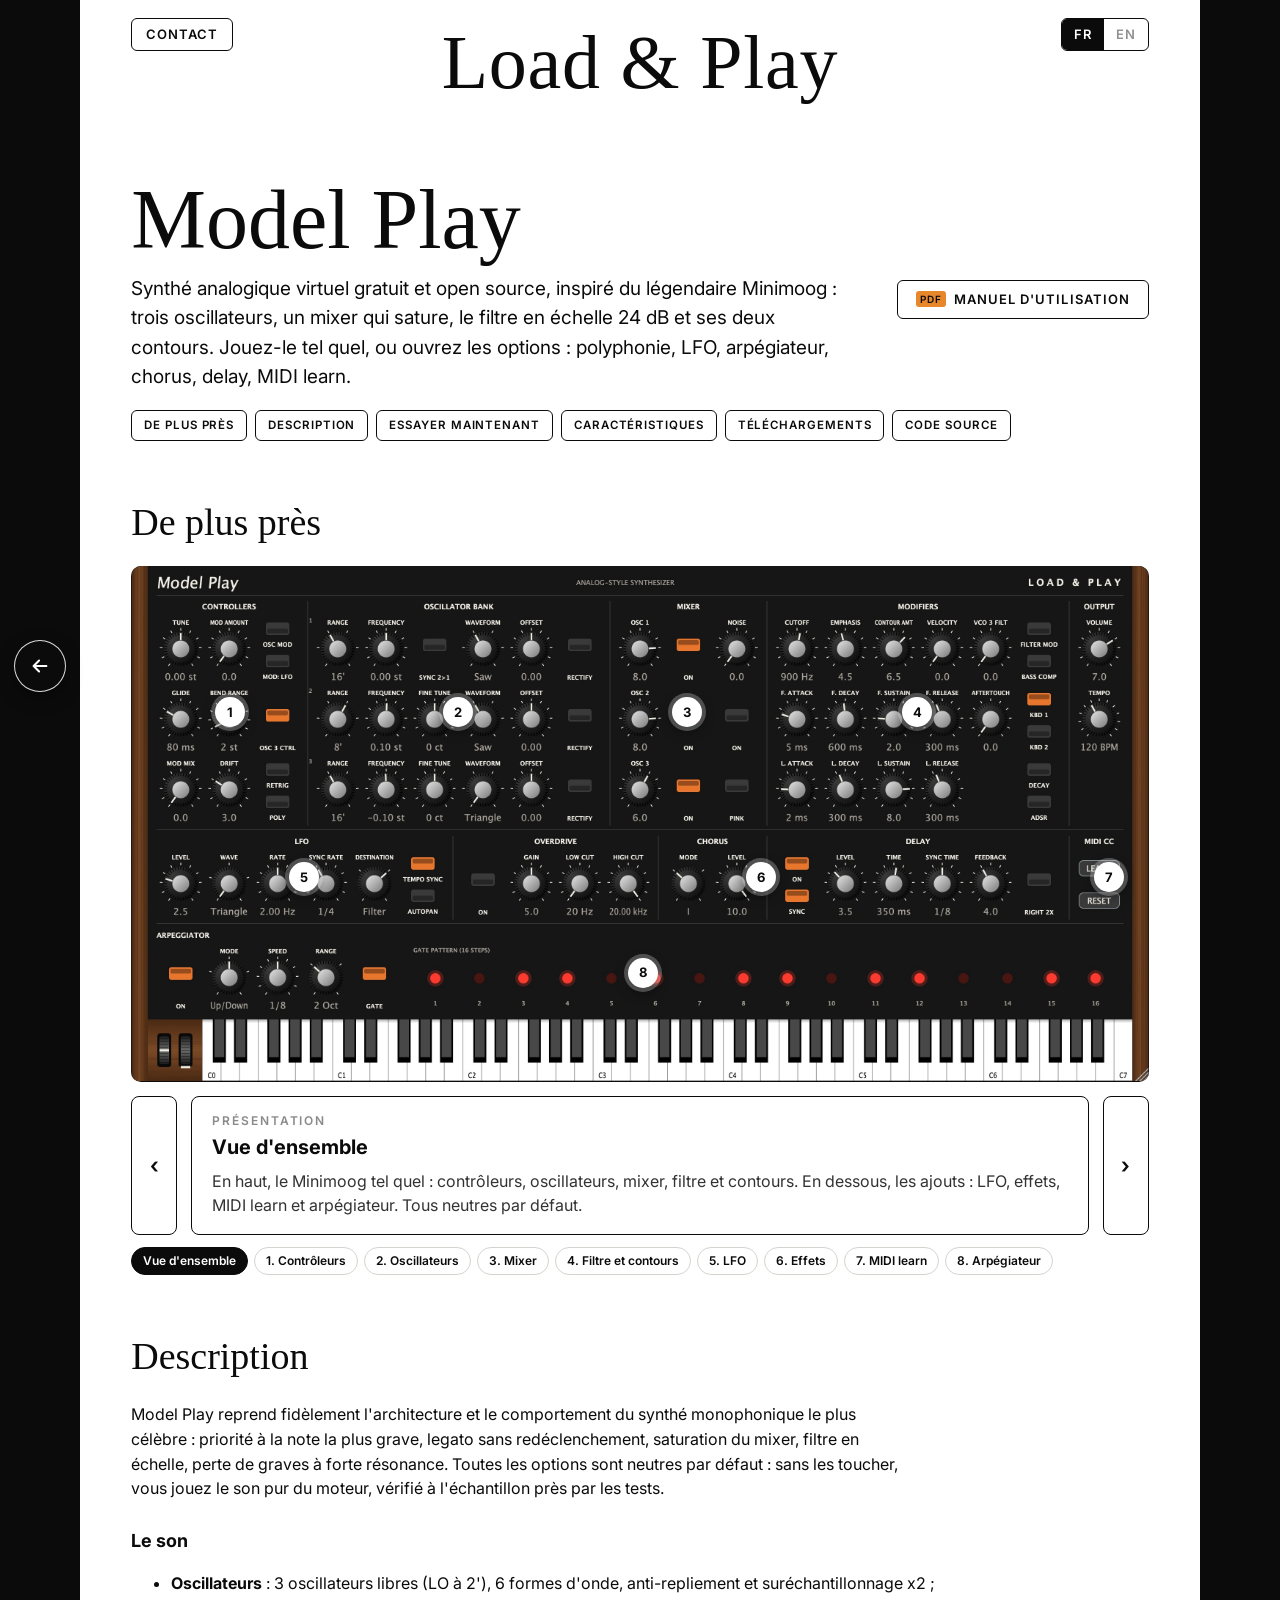
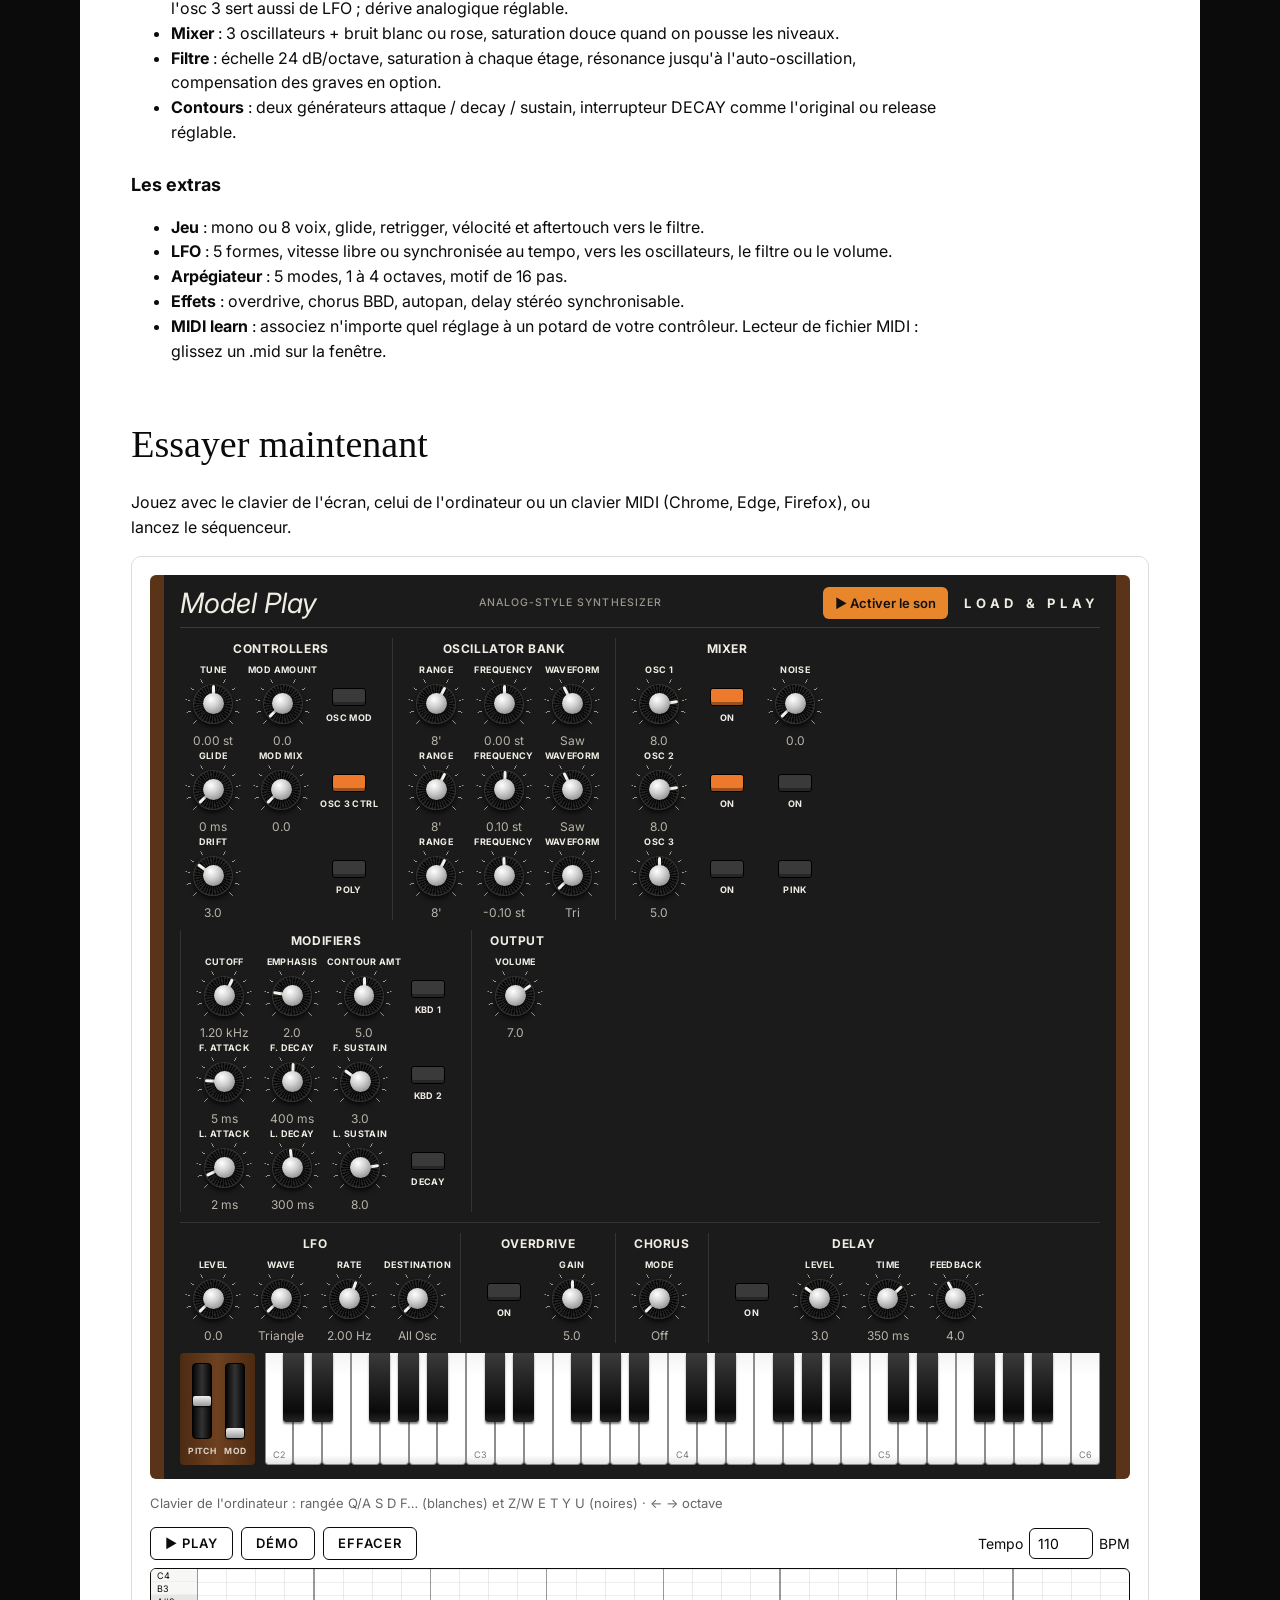
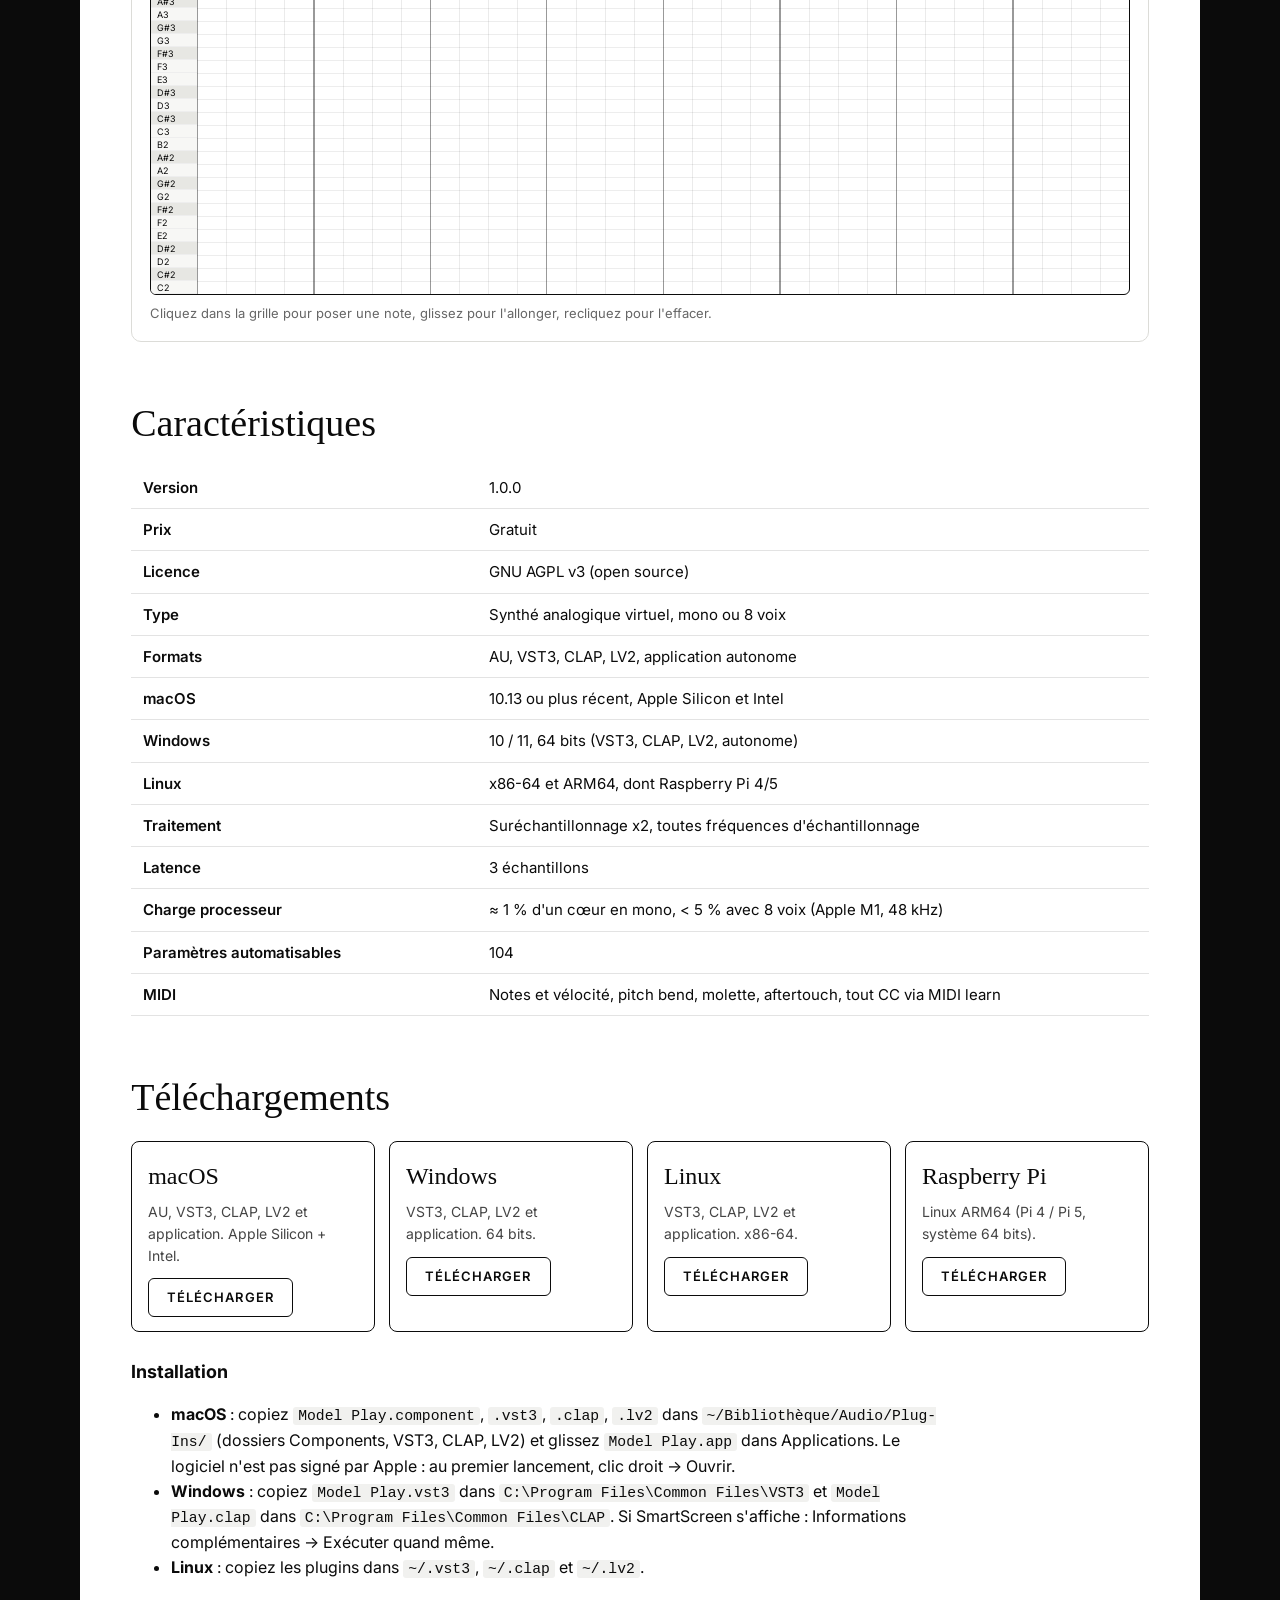
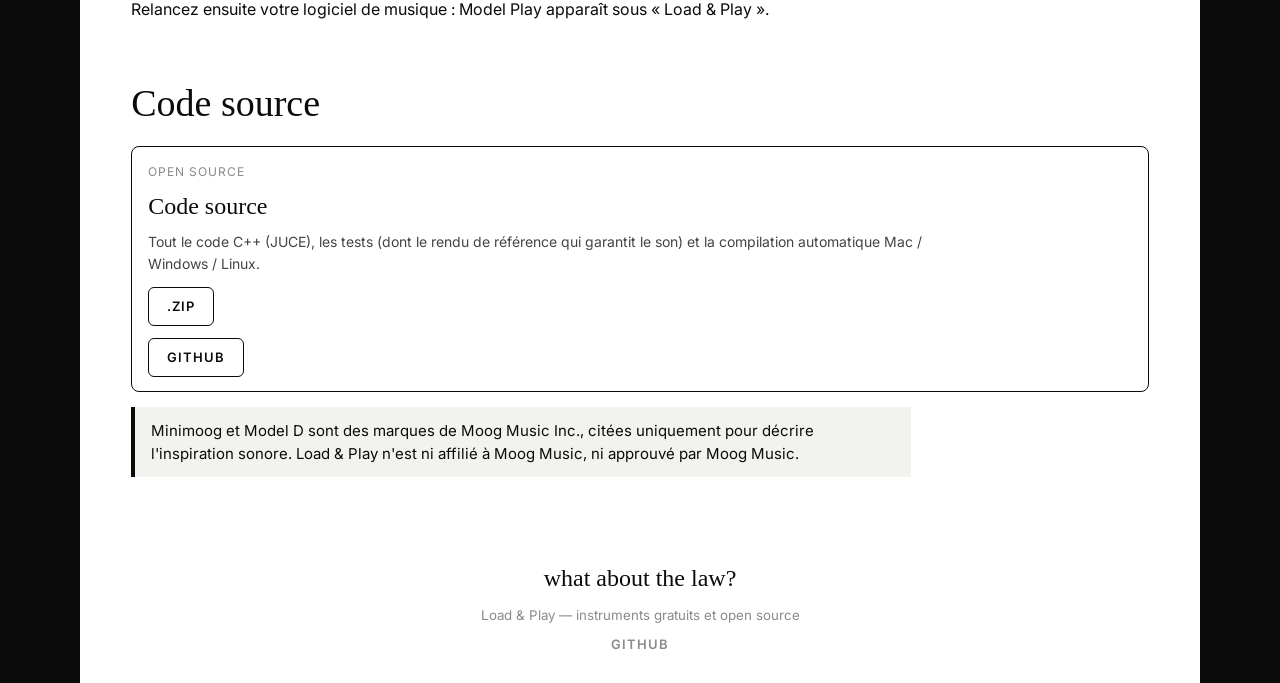
<file: Site web/model-play.html>
<!doctype html>
<html lang="fr" data-ui-lang="fr">
<head>
  <meta charset="utf-8">
  <meta name="viewport" content="width=device-width, initial-scale=1">
  <title data-en-text="Model Play — free Minimoog inspired synth, VST3 / AU">Model Play — synthé VST3 / AU gratuit inspiré du Minimoog</title>
  <meta name="description" content="Synthé analogique virtuel gratuit inspiré du Minimoog : 3 oscillateurs, filtre en échelle 24 dB, arpégiateur. VST3, AU, CLAP, LV2 pour Mac, Windows, Linux." data-en-content="Free virtual analog synth inspired by the Minimoog: 3 oscillators, 24 dB ladder filter, arpeggiator. VST3, AU, CLAP, LV2 for Mac, Windows, Linux.">
  <link rel="canonical" href="https://loadandplaymusic.com/model-play.html">
  <link rel="alternate" hreflang="fr" href="https://loadandplaymusic.com/model-play.html">
  <link rel="alternate" hreflang="en" href="https://loadandplaymusic.com/model-play-en.html">
  <link rel="alternate" hreflang="x-default" href="https://loadandplaymusic.com/model-play-en.html">
  <meta property="og:type" content="website">
  <meta property="og:site_name" content="Load &amp; Play">
  <meta property="og:locale" content="fr_FR">
  <meta property="og:locale:alternate" content="en_US">
  <meta property="og:url" content="https://loadandplaymusic.com/model-play.html">
  <meta property="og:title" content="Model Play — synthé VST3 / AU gratuit inspiré du Minimoog" data-en-content="Model Play — free Minimoog inspired synth, VST3 / AU">
  <meta property="og:description" content="Synthé analogique virtuel gratuit inspiré du Minimoog : 3 oscillateurs, filtre en échelle 24 dB, arpégiateur. VST3, AU, CLAP, LV2 pour Mac, Windows, Linux." data-en-content="Free virtual analog synth inspired by the Minimoog: 3 oscillators, 24 dB ladder filter, arpeggiator. VST3, AU, CLAP, LV2 for Mac, Windows, Linux.">
  <meta property="og:image" content="https://loadandplaymusic.com/assets/img/og/model-play.jpg">
  <meta property="og:image:width" content="1200">
  <meta property="og:image:height" content="630">
  <meta property="og:image:alt" content="Interface de Model Play, synthé analogique virtuel inspiré du Minimoog" data-en-content="Model Play interface, a virtual analog synth inspired by the Minimoog">
  <meta name="twitter:card" content="summary_large_image">
  <meta name="twitter:image:alt" content="Interface de Model Play, synthé analogique virtuel inspiré du Minimoog" data-en-content="Model Play interface, a virtual analog synth inspired by the Minimoog">
  <link rel="icon" href="assets/img/icon-32.png" sizes="32x32" type="image/png">
  <link rel="icon" href="assets/img/icon-192.png" sizes="192x192" type="image/png">
  <link rel="apple-touch-icon" href="assets/img/apple-touch-icon.png">
  <script type="application/ld+json">
  {
    "@context": "https://schema.org",
    "@type": "SoftwareApplication",
    "name": "Model Play",
    "url": "https://loadandplaymusic.com/model-play.html",
    "description": "Synthé analogique virtuel gratuit inspiré du Minimoog : 3 oscillateurs, filtre en échelle 24 dB, arpégiateur. VST3, AU, CLAP, LV2 pour Mac, Windows, Linux.",
    "image": "https://loadandplaymusic.com/assets/img/og/model-play.jpg",
    "screenshot": "https://loadandplaymusic.com/assets/img/model-play.jpg",
    "applicationCategory": "MultimediaApplication",
    "applicationSubCategory": "Synthesizer plugin (VST3, AU, CLAP, LV2)",
    "operatingSystem": "macOS 10.13+, Windows 10, Windows 11, Linux (x86-64, ARM64)",
    "softwareVersion": "1.0.0",
    "license": "https://www.gnu.org/licenses/agpl-3.0.html",
    "isAccessibleForFree": true,
    "offers": {
      "@type": "Offer",
      "price": "0",
      "priceCurrency": "EUR",
      "availability": "https://schema.org/InStock"
    },
    "downloadUrl": "https://github.com/alexlexlexlexlexlex/load-and-play/releases/latest",
    "publisher": {
      "@type": "Organization",
      "name": "Load & Play",
      "url": "https://loadandplaymusic.com/"
    }
  }
  </script>
  <link rel="preconnect" href="https://fonts.googleapis.com">
  <link rel="preconnect" href="https://fonts.gstatic.com" crossorigin>
  <link href="https://fonts.googleapis.com/css2?family=Inter:wght@400;600&family=Permanent+Marker&display=swap" rel="stylesheet">
  <link rel="stylesheet" href="assets/css/style.css?v=2026-11-24b">
  <link rel="preload" as="image" href="assets/img/model-play.jpg" fetchpriority="high">
  <script src="assets/js/config.js?v=2026-11-24b"></script>
  <script src="assets/js/site.js?v=2026-11-24b"></script>
  <script type="module" src="assets/js/try.js"></script>
  <script src="assets/js/products.js?v=2026-11-24b" defer></script>
  <script src="assets/js/closer.js?v=2026-11-24b" defer></script>
</head>
<body class="inner">
  <a class="float-back" href="index.html" aria-label="Accueil / Home">
    <svg viewBox="0 0 24 24" fill="none" stroke="currentColor" stroke-width="2.2" stroke-linecap="round" stroke-linejoin="round" aria-hidden="true"><path d="M19 12H5M11 6l-6 6 6 6"/></svg>
    <span class="label"><span lang="fr">Accueil</span><span lang="en">Home</span></span>
  </a>
  <header class="site-header">
    <div class="left">
      <a class="box-link" data-mail href="#">Contact</a>
    </div>
    <a class="logo" href="index.html">Load &amp; Play</a>
    <div class="right">
      <div class="lang-switch" role="group" aria-label="Langue / Language">
        <button type="button" data-lang="fr" aria-pressed="true">FR</button>
        <button type="button" data-lang="en" aria-pressed="false">EN</button>
      </div>
    </div>
  </header>

  <main class="page">
    <h1>Model Play</h1>
    <div class="intro">
      <div>
        <p class="lead" lang="fr">Synthé analogique virtuel gratuit et open source, inspiré du légendaire Minimoog : trois oscillateurs, un mixer qui sature, le filtre en échelle 24 dB et ses deux contours. Jouez-le tel quel, ou ouvrez les options : polyphonie, LFO, arpégiateur, chorus, delay, MIDI learn.</p>
        <p class="lead" lang="en">A free, open-source virtual analog synth inspired by the legendary Minimoog: three oscillators, a mixer that saturates, the 24 dB ladder filter and its two contour generators. Play it as is, or open up the extras: polyphony, LFO, arpeggiator, chorus, delay, MIDI learn.</p>
      </div>
      <div class="page-actions">
        <a class="btn dark pdf" href="docs/Model-Play-manuel.pdf" lang="fr" target="_blank" rel="noopener">Manuel d'utilisation</a>
        <a class="btn dark pdf" href="docs/Model-Play-manual.pdf" lang="en" target="_blank" rel="noopener">User manual</a>
      </div>
    </div>

    <ul class="toc">
      <li><a class="btn dark" href="#de-plus-pres"><span lang="fr">De plus près</span><span lang="en">A closer look</span></a></li>
      <li><a class="btn dark" href="#description">Description</a></li>
      <li><a class="btn dark" href="#essayer"><span lang="fr">Essayer maintenant</span><span lang="en">Try it now</span></a></li>
      <li><a class="btn dark" href="#caracteristiques"><span lang="fr">Caractéristiques</span><span lang="en">Specifications</span></a></li>
      <li><a class="btn dark" href="#telechargements"><span lang="fr">Téléchargements</span><span lang="en">Downloads</span></a></li>
      <li><a class="btn dark" href="#code"><span lang="fr">Code source</span><span lang="en">Source code</span></a></li>
    </ul>

    <section class="closer" id="de-plus-pres" data-closer="modelplay">
      <h2><span lang="fr">De plus près</span><span lang="en">A closer look</span></h2>
    </section>

    <h2 id="description">Description</h2>
    <div lang="fr">
      <p>Model Play reprend fidèlement l'architecture et le comportement du synthé monophonique le plus célèbre : priorité à la note la plus grave, legato sans redéclenchement, saturation du mixer, filtre en échelle, perte de graves à forte résonance. Toutes les options sont neutres par défaut : sans les toucher, vous jouez le son pur du moteur, vérifié à l'échantillon près par les tests.</p>
      <h3>Le son</h3>
      <ul>
        <li><b>Oscillateurs</b> : 3 oscillateurs libres (LO à 2'), 6 formes d'onde, anti-repliement et suréchantillonnage x2 ; l'osc 3 sert aussi de LFO ; dérive analogique réglable.</li>
        <li><b>Mixer</b> : 3 oscillateurs + bruit blanc ou rose, saturation douce quand on pousse les niveaux.</li>
        <li><b>Filtre</b> : échelle 24 dB/octave, saturation à chaque étage, résonance jusqu'à l'auto-oscillation, compensation des graves en option.</li>
        <li><b>Contours</b> : deux générateurs attaque / decay / sustain, interrupteur DECAY comme l'original ou release réglable.</li>
      </ul>
      <h3>Les extras</h3>
      <ul>
        <li><b>Jeu</b> : mono ou 8 voix, glide, retrigger, vélocité et aftertouch vers le filtre.</li>
        <li><b>LFO</b> : 5 formes, vitesse libre ou synchronisée au tempo, vers les oscillateurs, le filtre ou le volume.</li>
        <li><b>Arpégiateur</b> : 5 modes, 1 à 4 octaves, motif de 16 pas.</li>
        <li><b>Effets</b> : overdrive, chorus BBD, autopan, delay stéréo synchronisable.</li>
        <li><b>MIDI learn</b> : associez n'importe quel réglage à un potard de votre contrôleur. Lecteur de fichier MIDI : glissez un .mid sur la fenêtre.</li>
      </ul>
    </div>
    <div lang="en">
      <p>Model Play faithfully follows the architecture and behaviour of the most famous monosynth: low-note priority, legato without retriggering, mixer saturation, ladder filter, bass loss at high resonance. Every extra is neutral by default: leave them alone and you hear the pure engine, verified sample for sample by the tests.</p>
      <h3>The sound</h3>
      <ul>
        <li><b>Oscillators</b>: 3 free-running oscillators (LO to 2'), 6 waveforms, anti-aliasing and 2x oversampling; osc 3 doubles as an LFO; adjustable analog drift.</li>
        <li><b>Mixer</b>: 3 oscillators + white or pink noise, soft saturation when levels are pushed.</li>
        <li><b>Filter</b>: 24 dB/octave ladder, saturation in each stage, resonance up to self-oscillation, optional bass compensation.</li>
        <li><b>Contours</b>: two attack / decay / sustain generators, original DECAY switch or adjustable release.</li>
      </ul>
      <h3>The extras</h3>
      <ul>
        <li><b>Playing</b>: mono or 8 voices, glide, retrigger, velocity and aftertouch to the filter.</li>
        <li><b>LFO</b>: 5 shapes, free or tempo-synced rate, to the oscillators, filter or volume.</li>
        <li><b>Arpeggiator</b>: 5 modes, 1 to 4 octaves, 16-step pattern.</li>
        <li><b>Effects</b>: overdrive, BBD chorus, autopan, syncable stereo delay.</li>
        <li><b>MIDI learn</b>: map any control to a knob on your controller. MIDI file player: drop a .mid onto the window.</li>
      </ul>
    </div>

    <h2 id="essayer"><span lang="fr">Essayer maintenant</span><span lang="en">Try it now</span></h2>
    <p lang="fr">Jouez avec le clavier de l'écran, celui de l'ordinateur ou un clavier MIDI (Chrome, Edge, Firefox), ou lancez le séquenceur.</p>
    <p lang="en">Play with the on-screen keyboard, your computer keyboard or a MIDI keyboard (Chrome, Edge, Firefox), or start the sequencer.</p>
    <div class="try-panel inline" id="try-modelplay" data-instrument="modelplay"></div>

    <h2 id="caracteristiques"><span lang="fr">Caractéristiques</span><span lang="en">Specifications</span></h2>
    <table class="specs">
      <tr><th>Version</th><td>1.0.0</td></tr>
      <tr><th><span lang="fr">Prix</span><span lang="en">Price</span></th><td><span lang="fr">Gratuit</span><span lang="en">Free</span></td></tr>
      <tr><th><span lang="fr">Licence</span><span lang="en">License</span></th><td>GNU AGPL v3 (open source)</td></tr>
      <tr><th>Type</th><td><span lang="fr">Synthé analogique virtuel, mono ou 8 voix</span><span lang="en">Virtual analog synth, mono or 8 voices</span></td></tr>
      <tr><th>Formats</th><td><span lang="fr">AU, VST3, CLAP, LV2, application autonome</span><span lang="en">AU, VST3, CLAP, LV2, standalone application</span></td></tr>
      <tr><th>macOS</th><td><span lang="fr">10.13 ou plus récent, Apple Silicon et Intel</span><span lang="en">10.13 or later, Apple Silicon and Intel</span></td></tr>
      <tr><th>Windows</th><td><span lang="fr">10 / 11, 64 bits (VST3, CLAP, LV2, autonome)</span><span lang="en">10 / 11, 64-bit (VST3, CLAP, LV2, standalone)</span></td></tr>
      <tr><th>Linux</th><td><span lang="fr">x86-64 et ARM64, dont Raspberry Pi 4/5</span><span lang="en">x86-64 and ARM64, including Raspberry Pi 4/5</span></td></tr>
      <tr><th><span lang="fr">Traitement</span><span lang="en">Processing</span></th><td><span lang="fr">Suréchantillonnage x2, toutes fréquences d'échantillonnage</span><span lang="en">2x oversampling, any sample rate</span></td></tr>
      <tr><th><span lang="fr">Latence</span><span lang="en">Latency</span></th><td><span lang="fr">3 échantillons</span><span lang="en">3 samples</span></td></tr>
      <tr><th><span lang="fr">Charge processeur</span><span lang="en">CPU load</span></th><td><span lang="fr">≈ 1 % d'un cœur en mono, &lt; 5 % avec 8 voix (Apple M1, 48 kHz)</span><span lang="en">≈ 1 % of one core in mono, &lt; 5 % with 8 voices (Apple M1, 48 kHz)</span></td></tr>
      <tr><th><span lang="fr">Paramètres automatisables</span><span lang="en">Automatable parameters</span></th><td>104</td></tr>
      <tr><th>MIDI</th><td><span lang="fr">Notes et vélocité, pitch bend, molette, aftertouch, tout CC via MIDI learn</span><span lang="en">Notes and velocity, pitch bend, mod wheel, aftertouch, any CC via MIDI learn</span></td></tr>
    </table>

    <h2 id="telechargements"><span lang="fr">Téléchargements</span><span lang="en">Downloads</span></h2>
    <div class="downloads">
      <div class="dl">
        <h3>macOS</h3>
        <p lang="fr">AU, VST3, CLAP, LV2 et application. Apple Silicon + Intel.</p>
        <p lang="en">AU, VST3, CLAP, LV2 and app. Apple Silicon + Intel.</p>
        <a class="btn dark" data-asset="Model-Play-{modelplay}-macOS.zip"><span lang="fr">Télécharger</span><span lang="en">Download</span></a>
      </div>
      <div class="dl">
        <h3>Windows</h3>
        <p lang="fr">VST3, CLAP, LV2 et application. 64 bits.</p>
        <p lang="en">VST3, CLAP, LV2 and app. 64-bit.</p>
        <a class="btn dark" data-asset="Model-Play-{modelplay}-Windows.zip"><span lang="fr">Télécharger</span><span lang="en">Download</span></a>
      </div>
      <div class="dl">
        <h3>Linux</h3>
        <p lang="fr">VST3, CLAP, LV2 et application. x86-64.</p>
        <p lang="en">VST3, CLAP, LV2 and app. x86-64.</p>
        <a class="btn dark" data-asset="Model-Play-{modelplay}-Linux-x64.zip"><span lang="fr">Télécharger</span><span lang="en">Download</span></a>
      </div>
      <div class="dl">
        <h3>Raspberry Pi</h3>
        <p lang="fr">Linux ARM64 (Pi 4 / Pi 5, système 64 bits).</p>
        <p lang="en">Linux ARM64 (Pi 4 / Pi 5, 64-bit OS).</p>
        <a class="btn dark" data-asset="Model-Play-{modelplay}-Linux-ARM64.zip"><span lang="fr">Télécharger</span><span lang="en">Download</span></a>
      </div>
    </div>

    <h3><span lang="fr">Installation</span><span lang="en">Installation</span></h3>
    <div lang="fr">
      <ul>
        <li><b>macOS</b> : copiez <code>Model Play.component</code>, <code>.vst3</code>, <code>.clap</code>, <code>.lv2</code> dans <code>~/Bibliothèque/Audio/Plug-Ins/</code> (dossiers Components, VST3, CLAP, LV2) et glissez <code>Model Play.app</code> dans Applications. Le logiciel n'est pas signé par Apple : au premier lancement, clic droit → Ouvrir.</li>
        <li><b>Windows</b> : copiez <code>Model Play.vst3</code> dans <code>C:\Program Files\Common Files\VST3</code> et <code>Model Play.clap</code> dans <code>C:\Program Files\Common Files\CLAP</code>. Si SmartScreen s'affiche : Informations complémentaires → Exécuter quand même.</li>
        <li><b>Linux</b> : copiez les plugins dans <code>~/.vst3</code>, <code>~/.clap</code> et <code>~/.lv2</code>.</li>
      </ul>
      <p>Relancez ensuite votre logiciel de musique : Model Play apparaît sous « Load &amp; Play ».</p>
    </div>
    <div lang="en">
      <ul>
        <li><b>macOS</b>: copy <code>Model Play.component</code>, <code>.vst3</code>, <code>.clap</code>, <code>.lv2</code> into <code>~/Library/Audio/Plug-Ins/</code> (Components, VST3, CLAP, LV2 folders) and drag <code>Model Play.app</code> to Applications. The software is not signed with Apple: on first launch, right-click → Open.</li>
        <li><b>Windows</b>: copy <code>Model Play.vst3</code> to <code>C:\Program Files\Common Files\VST3</code> and <code>Model Play.clap</code> to <code>C:\Program Files\Common Files\CLAP</code>. If SmartScreen shows up: More info → Run anyway.</li>
        <li><b>Linux</b>: copy the plugins to <code>~/.vst3</code>, <code>~/.clap</code> and <code>~/.lv2</code>.</li>
      </ul>
      <p>Then restart your music software: Model Play shows up under "Load &amp; Play".</p>
    </div>

    <h2 id="code"><span lang="fr">Code source</span><span lang="en">Source code</span></h2>
    <div class="downloads">
      <div class="dl">
        <span class="tag">open source</span>
        <h3><span lang="fr">Code source</span><span lang="en">Source code</span></h3>
        <p lang="fr">Tout le code C++ (JUCE), les tests (dont le rendu de référence qui garantit le son) et la compilation automatique Mac / Windows / Linux.</p>
        <p lang="en">All the C++ code (JUCE), the tests (including the reference render that guards the sound) and the automatic Mac / Windows / Linux build.</p>
        <a class="btn dark" data-asset="Model-Play-{modelplay}-source.zip">.zip</a>
        <a class="btn dark" data-repo="MiniMoog">GitHub</a>
      </div>
    </div>

    <p class="note" lang="fr">Minimoog et Model D sont des marques de Moog Music Inc., citées uniquement pour décrire l'inspiration sonore. Load &amp; Play n'est ni affilié à Moog Music, ni approuvé par Moog Music.</p>
    <p class="note" lang="en">Minimoog and Model D are trademarks of Moog Music Inc., mentioned only to describe the sonic inspiration. Load &amp; Play is not affiliated with or endorsed by Moog Music.</p>
  </main>

  <footer class="site-footer">
    <a class="law" href="what-about-the-law.html">what about the law?</a>
    <small>Load &amp; Play — <span lang="fr">instruments gratuits et open source</span><span lang="en">free and open-source instruments</span></small>
    <a class="footer-github" data-github href="#" target="_blank" rel="noopener">GitHub</a>
  </footer>
</body>
</html>
</file>
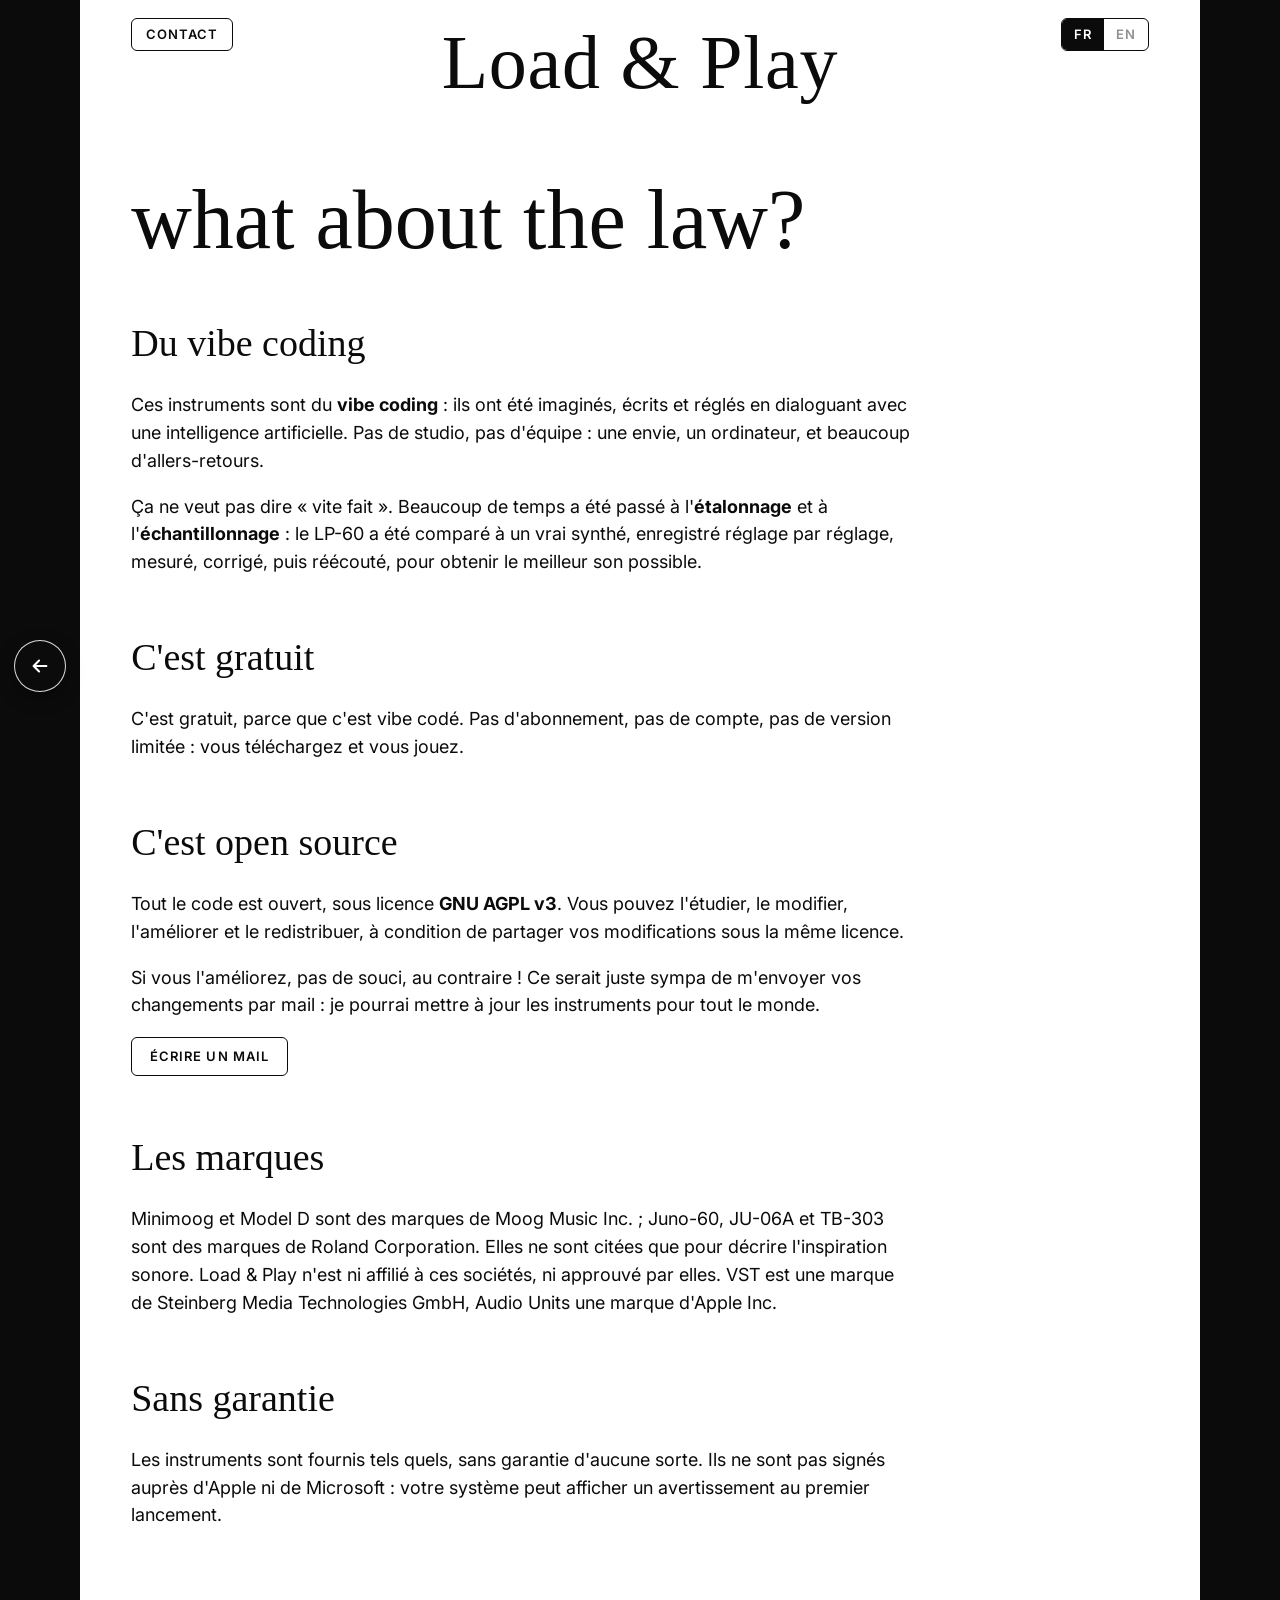
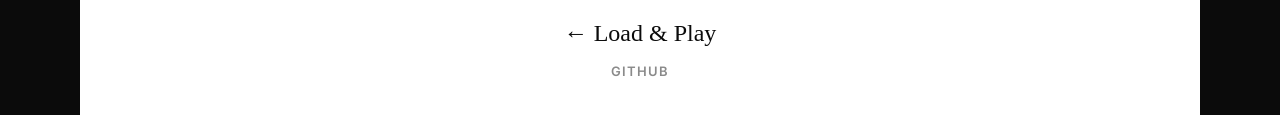
<file: Site web/what-about-the-law.html>
<!doctype html>
<html lang="fr" data-ui-lang="fr">
<head>
  <meta charset="utf-8">
  <meta name="viewport" content="width=device-width, initial-scale=1">
  <title data-en-text="What about the law? License, trademarks, free — Load &amp; Play">What about the law? Licence, marques, gratuité — Load &amp; Play</title>
  <meta name="description" content="Pourquoi les plugins Load &amp; Play sont gratuits et open source (GNU AGPL v3), comment ils ont été faits, et les marques citées à titre descriptif." data-en-content="Why the Load &amp; Play plugins are free and open source (GNU AGPL v3), how they were made, and which trademarks they refer to, for descriptive purposes only.">
  <link rel="canonical" href="https://loadandplaymusic.com/what-about-the-law.html">
  <link rel="alternate" hreflang="fr" href="https://loadandplaymusic.com/what-about-the-law.html">
  <link rel="alternate" hreflang="en" href="https://loadandplaymusic.com/what-about-the-law-en.html">
  <link rel="alternate" hreflang="x-default" href="https://loadandplaymusic.com/what-about-the-law-en.html">
  <meta property="og:type" content="website">
  <meta property="og:site_name" content="Load &amp; Play">
  <meta property="og:locale" content="fr_FR">
  <meta property="og:locale:alternate" content="en_US">
  <meta property="og:url" content="https://loadandplaymusic.com/what-about-the-law.html">
  <meta property="og:title" content="What about the law? Licence, marques, gratuité — Load &amp; Play" data-en-content="What about the law? License, trademarks, free — Load &amp; Play">
  <meta property="og:description" content="Pourquoi les plugins Load &amp; Play sont gratuits et open source (GNU AGPL v3), comment ils ont été faits, et les marques citées à titre descriptif." data-en-content="Why the Load &amp; Play plugins are free and open source (GNU AGPL v3), how they were made, and which trademarks they refer to, for descriptive purposes only.">
  <meta property="og:image" content="https://loadandplaymusic.com/assets/img/og/load-and-play.jpg">
  <meta property="og:image:width" content="1200">
  <meta property="og:image:height" content="630">
  <meta property="og:image:alt" content="Les interfaces des synthés LP-60, Model Play et LP-303" data-en-content="The LP-60, Model Play and LP-303 synth interfaces">
  <meta name="twitter:card" content="summary_large_image">
  <meta name="twitter:image:alt" content="Les interfaces des synthés LP-60, Model Play et LP-303" data-en-content="The LP-60, Model Play and LP-303 synth interfaces">
  <link rel="icon" href="assets/img/icon-32.png" sizes="32x32" type="image/png">
  <link rel="icon" href="assets/img/icon-192.png" sizes="192x192" type="image/png">
  <link rel="apple-touch-icon" href="assets/img/apple-touch-icon.png">
  <link rel="preconnect" href="https://fonts.googleapis.com">
  <link rel="preconnect" href="https://fonts.gstatic.com" crossorigin>
  <link href="https://fonts.googleapis.com/css2?family=Inter:wght@400;600&family=Permanent+Marker&display=swap" rel="stylesheet">
  <link rel="stylesheet" href="assets/css/style.css?v=2026-11-24b">
  <script src="assets/js/config.js?v=2026-11-24b"></script>
  <script src="assets/js/site.js?v=2026-11-24b"></script>
</head>
<body class="inner">
  <a class="float-back" href="index.html" aria-label="Accueil / Home">
    <svg viewBox="0 0 24 24" fill="none" stroke="currentColor" stroke-width="2.2" stroke-linecap="round" stroke-linejoin="round" aria-hidden="true"><path d="M19 12H5M11 6l-6 6 6 6"/></svg>
    <span class="label"><span lang="fr">Accueil</span><span lang="en">Home</span></span>
  </a>
  <header class="site-header">
    <div class="left">
      <a class="box-link" data-mail href="#">Contact</a>
    </div>
    <a class="logo" href="index.html">Load &amp; Play</a>
    <div class="right">
      <div class="lang-switch" role="group" aria-label="Langue / Language">
        <button type="button" data-lang="fr" aria-pressed="true">FR</button>
        <button type="button" data-lang="en" aria-pressed="false">EN</button>
      </div>
    </div>
  </header>

  <main class="page law-page">
    <h1>what about the law?</h1>

    <div lang="fr">
      <h2>Du vibe coding</h2>
      <p>Ces instruments sont du <b>vibe coding</b> : ils ont été imaginés, écrits et réglés en dialoguant avec une intelligence artificielle. Pas de studio, pas d'équipe : une envie, un ordinateur, et beaucoup d'allers-retours.</p>
      <p>Ça ne veut pas dire « vite fait ». Beaucoup de temps a été passé à l'<b>étalonnage</b> et à l'<b>échantillonnage</b> : le LP-60 a été comparé à un vrai synthé, enregistré réglage par réglage, mesuré, corrigé, puis réécouté, pour obtenir le meilleur son possible.</p>

      <h2>C'est gratuit</h2>
      <p>C'est gratuit, parce que c'est vibe codé. Pas d'abonnement, pas de compte, pas de version limitée : vous téléchargez et vous jouez.</p>

      <h2>C'est open source</h2>
      <p>Tout le code est ouvert, sous licence <b>GNU AGPL v3</b>. Vous pouvez l'étudier, le modifier, l'améliorer et le redistribuer, à condition de partager vos modifications sous la même licence.</p>
      <p>Si vous l'améliorez, pas de souci, au contraire ! Ce serait juste sympa de m'envoyer vos changements par mail : je pourrai mettre à jour les instruments pour tout le monde.</p>
      <p><a class="btn dark" data-mail href="#">Écrire un mail</a></p>

      <h2>Les marques</h2>
      <p>Minimoog et Model D sont des marques de Moog Music Inc. ; Juno-60, JU-06A et TB-303 sont des marques de Roland Corporation. Elles ne sont citées que pour décrire l'inspiration sonore. Load &amp; Play n'est ni affilié à ces sociétés, ni approuvé par elles. VST est une marque de Steinberg Media Technologies GmbH, Audio Units une marque d'Apple Inc.</p>

      <h2>Sans garantie</h2>
      <p>Les instruments sont fournis tels quels, sans garantie d'aucune sorte. Ils ne sont pas signés auprès d'Apple ni de Microsoft : votre système peut afficher un avertissement au premier lancement.</p>
    </div>

    <div lang="en">
      <h2>Vibe coding</h2>
      <p>These instruments are <b>vibe coded</b>: they were imagined, written and tuned by talking with an artificial intelligence. No studio, no team: an idea, a computer, and a lot of back and forth.</p>
      <p>That doesn't mean "quick and dirty". A lot of time went into <b>calibration</b> and <b>sampling</b>: the LP-60 was compared with a real synth, recorded setting by setting, measured, corrected and listened to again, to get the best possible sound.</p>

      <h2>It's free</h2>
      <p>It's free, because it's vibe coded. No subscription, no account, no limited version: download and play.</p>

      <h2>It's open source</h2>
      <p>All the code is open, under the <b>GNU AGPL v3</b> license. You may study, modify, improve and redistribute it, as long as you share your changes under the same license.</p>
      <p>If you improve it, great! It would just be nice to send me your changes by email, so I can update the instruments for everyone.</p>
      <p><a class="btn dark" data-mail href="#">Send an email</a></p>

      <h2>Trademarks</h2>
      <p>Minimoog and Model D are trademarks of Moog Music Inc.; Juno-60, JU-06A and TB-303 are trademarks of Roland Corporation. They are mentioned only to describe the sonic inspiration. Load &amp; Play is not affiliated with or endorsed by these companies. VST is a trademark of Steinberg Media Technologies GmbH, Audio Units a trademark of Apple Inc.</p>

      <h2>No warranty</h2>
      <p>The instruments are provided as is, without warranty of any kind. They are not signed with Apple or Microsoft: your system may show a warning on first launch.</p>
    </div>
  </main>

  <footer class="site-footer">
    <a class="law" href="index.html">← Load &amp; Play</a>
    <a class="footer-github" data-github href="#" target="_blank" rel="noopener">GitHub</a>
  </footer>
</body>
</html>
</file>
<file: Site web/assets/css/style.css>
/* Load & Play — site des instruments.
   Noir et blanc, fondus nets ; les textes existent en français et en anglais
   (balises lang="fr" / lang="en"), la langue affichée est choisie sur <html>. */

:root {
  --ink: #0b0b0b;
  --paper: #ffffff;
  --grey: #8a8a8a;
  --soft: #f2f2ef;
  --line: rgba(255, 255, 255, 0.85);
  --accent: #e8862c;
  --marker: "Permanent Marker", "Marker Felt", cursive;
  --text: "Inter", system-ui, -apple-system, "Segoe UI", sans-serif;
  --gutter: clamp(16px, 4vw, 64px);
}

* { box-sizing: border-box; }

html { scroll-behavior: smooth; }

body {
  margin: 0;
  font-family: var(--text);
  color: var(--ink);
  background: var(--paper);
  line-height: 1.55;
  -webkit-font-smoothing: antialiased;
}

img { max-width: 100%; display: block; }
a { color: inherit; }

/* Langue : on masque la langue qui n'est pas choisie. */
html:not([data-ui-lang="en"]) body [lang="en"],
html[data-ui-lang="en"] body [lang="fr"] { display: none !important; }

[hidden] { display: none !important; }

/* Lu par les moteurs de recherche et les lecteurs d'écran, invisible à l'écran. */
.visually-hidden {
  position: absolute !important;
  width: 1px; height: 1px;
  padding: 0; margin: -1px;
  overflow: hidden;
  clip: rect(0 0 0 0);
  white-space: nowrap;
  border: 0;
}

/* ---------- En-tête ---------- */
.site-header {
  display: grid;
  grid-template-columns: 1fr auto 1fr;
  align-items: start;
  gap: 12px;
  padding: 18px var(--gutter) 22px;
  background: var(--paper);
}

.site-header .left { justify-self: start; display: flex; gap: 8px; flex-wrap: wrap; }
.site-header .right { justify-self: end; }

.logo {
  font-family: var(--marker);
  font-size: clamp(38px, 7vw, 76px);
  line-height: 1;
  text-decoration: none;
  white-space: nowrap;
  margin-top: 6px;
  letter-spacing: 0.01em;
}

/* Boutons : texte net en capitales, coins légèrement arrondis. */
.box-link,
.lang-switch button,
.btn,
.seq-btn {
  display: inline-block;
  font: 600 13px/1 var(--text);
  letter-spacing: 0.08em;
  text-transform: uppercase;
  text-decoration: none;
  border-radius: 6px;
  cursor: pointer;
  transition: background-color 0.15s ease, color 0.15s ease, border-color 0.15s ease;
}

.box-link {
  color: var(--ink);
  background: none;
  border: 1.5px solid var(--ink);
  padding: 9px 14px;
}
.box-link:hover { background: var(--ink); color: var(--paper); }

.lang-switch { display: inline-flex; border: 1.5px solid var(--ink); border-radius: 6px; overflow: hidden; }
.lang-switch button { border: none; border-radius: 0; padding: 9px 12px; color: var(--ink); background: none; opacity: 0.45; }
.lang-switch button[aria-pressed="true"] { opacity: 1; background: var(--ink); color: var(--paper); }

.btn {
  padding: 12px 18px;
  border: 1.5px solid var(--line);
  color: var(--paper);
  background: transparent;
}
.btn:hover { background: var(--paper); color: var(--ink); border-color: var(--paper); }
.btn.solid { background: var(--paper); color: var(--ink); border-color: var(--paper); }
.btn.solid:hover { background: transparent; color: var(--paper); }

.btn.dark { color: var(--ink); border-color: var(--ink); background: none; }
.btn.dark:hover { background: var(--ink); color: var(--paper); }

/* ---------- Bandes noires ---------- */
.band-black {
  background: var(--ink);
  color: var(--paper);
  padding: clamp(36px, 6vw, 72px) var(--gutter);
}

.stack { max-width: 1180px; margin: 0 auto; display: grid; gap: 0; }

/* ---------- Carte d'instrument ----------
   Un rectangle blanc qui passe au noir en diagonale : le synthé, posé en 3D
   sur la partie blanche, et le texte sur la partie noire. */
.instrument + .instrument { margin-top: clamp(44px, 6vw, 80px); }

.card {
  --white-side: 105deg;
  display: grid;
  grid-template-columns: minmax(0, 1.15fr) minmax(0, 1fr);
  align-items: center;
  min-height: clamp(320px, 32vw, 400px);
  border-radius: 10px;
  overflow: hidden;
  position: relative;
  background: linear-gradient(var(--white-side), #ffffff 0%, #f4f4f2 30%, #6a6a6a 46%, #0b0b0b 58%, #0b0b0b 100%);
  box-shadow: inset 0 0 0 1px rgba(255, 255, 255, 0.08);
}

/* Le même fondu repasse par-dessus le synthé : sa partie côté texte disparaît dans le noir. */
.card::after {
  content: "";
  position: absolute;
  inset: 0;
  z-index: 1;
  pointer-events: none;
  background: linear-gradient(var(--white-side), transparent 0%, transparent 33%, rgba(11, 11, 11, 0.7) 47%, #0b0b0b 57%);
}

.card.image-right { --white-side: 255deg; grid-template-columns: minmax(0, 1fr) minmax(0, 1.15fr); }
.card.image-right .device { order: 2; }

/* Le synthé, incliné comme posé sur une table, avec son épaisseur et son ombre. */
.device {
  display: block;
  color: inherit;
  cursor: pointer;
  perspective: 1300px;
  padding: clamp(28px, 4vw, 56px) clamp(18px, 3vw, 44px) clamp(40px, 5vw, 64px);
  position: relative;
}

.device-tilt {
  position: relative;
  width: 120%;
  margin-left: -4%;
  transform-style: preserve-3d;
  transform: rotateX(32deg) rotateY(-10deg) rotateZ(4deg);
  transition: transform 0.6s cubic-bezier(0.22, 0.8, 0.2, 1);
}
.card.image-right .device-tilt { width: 100%; margin-left: -24%; transform: rotateX(32deg) rotateY(10deg) rotateZ(-4deg); }
.device:focus-visible { outline: 2px solid var(--accent); outline-offset: -6px; }
/* Captures plus hautes que larges des effets : réduites pour que leurs cartes ne
   dépassent pas celles des instruments. */
.card.tall .device { padding-top: clamp(18px, 2.4vw, 32px); padding-bottom: clamp(28px, 3.4vw, 44px); }
.card.tall .device-tilt { width: 88%; margin-left: 4%; }
.card.image-right.compact .device-tilt { width: 92%; }
.card:hover .device-tilt { transform: rotateX(24deg) rotateY(-6deg) rotateZ(3deg) translateZ(14px); }
.card.image-right:hover .device-tilt { transform: rotateX(24deg) rotateY(6deg) rotateZ(-3deg) translateZ(14px); }

.device-tilt img {
  width: 100%;
  height: auto;
  border-radius: 4px;
  box-shadow: 0 1px 0 rgba(255, 255, 255, 0.5) inset;
}

/* Tranche avant du boîtier */
.device-edge {
  position: absolute;
  left: 0; right: 0; top: 100%;
  height: 22px;
  transform-origin: top;
  transform: rotateX(-90deg);
  background: linear-gradient(#2b2b2b, #0e0e0e);
  border-radius: 0 0 4px 4px;
}

/* Ombre portée sur la « table » */
.device-tilt::after {
  content: "";
  position: absolute;
  left: 4%; right: 4%; bottom: -28px;
  height: 40px;
  transform: translateZ(-30px);
  background: radial-gradient(closest-side, rgba(0, 0, 0, 0.45), transparent);
  filter: blur(6px);
  pointer-events: none;
}

.card .copy {
  position: relative;
  z-index: 2;
  color: var(--paper);
  padding: clamp(24px, 3.4vw, 48px);
  display: flex;
  flex-direction: column;
  gap: 12px;
}
.card.image-left .copy { padding-left: 0; }
.card.image-right .copy { padding-right: 0; }

.card h2 {
  font-family: var(--marker);
  font-weight: 400;
  font-size: clamp(42px, 5vw, 64px);
  line-height: 1;
  margin: 0;
}

.card .tagline { font-size: clamp(18px, 1.8vw, 22px); font-weight: 600; margin: 0; color: var(--paper); }
.card .brief { margin: 0; font-size: 15px; color: #bdbdbd; max-width: 440px; }

.actions { display: flex; gap: 10px; flex-wrap: wrap; margin-top: 8px; }

/* ---------- « Click to try » ---------- */
.try-toggle {
  display: flex;
  align-items: center;
  gap: 10px;
  margin: 20px auto 0;
  font: 600 14px/1 var(--text);
  letter-spacing: 0.1em;
  text-transform: uppercase;
  color: var(--ink);
  background: var(--paper);
  border: none;
  border-radius: 999px;
  padding: 13px 24px;
  cursor: pointer;
  box-shadow: 0 0 0 0 rgba(255, 255, 255, 0.4);
  transition: box-shadow 0.2s ease;
}
.try-toggle:hover { box-shadow: 0 0 0 6px rgba(255, 255, 255, 0.15); }
.try-toggle .chev { display: inline-block; transition: transform 0.25s ease; }
.try-toggle[aria-expanded="true"] .chev { transform: rotate(180deg); }

.try-panel {
  background: var(--paper);
  color: var(--ink);
  margin-top: 18px;
  padding: clamp(10px, 1.4vw, 18px);
  border-radius: 10px;
  display: grid;
  gap: 14px;
}

.try-panel.inline { margin-top: 10px; border: 1.5px solid #dcdcd8; }

/* ---------- Bloc « à venir » ---------- */
.coming {
  margin-top: clamp(44px, 6vw, 80px);
  border-radius: 10px;
  background:
    radial-gradient(120% 140% at 50% 0%, #ffffff 40%, #ececea 100%);
  color: var(--ink);
  padding: clamp(36px, 5vw, 64px) clamp(20px, 4vw, 48px);
  display: grid;
  justify-items: center;
  text-align: center;
  gap: 10px;
}

.coming h2 {
  margin: 0;
  font-family: var(--marker);
  font-weight: 400;
  font-size: clamp(28px, 3.6vw, 42px);
  line-height: 1.1;
}

.coming p.more { margin: 0; color: #555; max-width: 520px; }

.coming-slots {
  display: grid;
  grid-template-columns: repeat(3, minmax(0, 1fr));
  gap: 12px;
  width: min(100%, 620px);
  margin-top: 18px;
}

.coming-slots span {
  aspect-ratio: 16 / 7;
  border-radius: 6px;
  border: 1.5px dashed #c9c9c4;
  background: linear-gradient(100deg, transparent 30%, rgba(255, 255, 255, 0.9) 50%, transparent 70%) -150% 0 / 200% 100% no-repeat, #f1f1ee;
  animation: shimmer 2.6s ease-in-out infinite;
}
.coming-slots span:nth-child(2) { animation-delay: 0.3s; }
.coming-slots span:nth-child(3) { animation-delay: 0.6s; }

@keyframes shimmer { to { background-position: 250% 0, 0 0; } }

@media (prefers-reduced-motion: reduce) {
  .coming-slots span { animation: none; }
}

/* ---------- Pied de page ---------- */
.site-footer {
  padding: 28px var(--gutter) 34px;
  text-align: center;
  display: grid;
  gap: 8px;
  justify-items: center;
}

.site-footer .law {
  font-family: var(--marker);
  font-size: 24px;
  text-decoration: none;
}

.site-footer .law:hover { text-decoration: underline; }
.site-footer small { color: var(--grey); }
.footer-github { font-size: 13px; font-weight: 600; letter-spacing: 0.08em; text-transform: uppercase; color: var(--grey); text-decoration: none; }
.footer-github:hover { color: var(--ink); }

/* ---------- Pages intérieures ----------
   Une colonne blanche entre deux bandes noires. */
body.inner { background: var(--ink); }
body.inner > * {
  width: min(1120px, 100% - 2 * clamp(10px, 6vw, 96px));
  margin-left: auto;
  margin-right: auto;
  background: var(--paper);
}

.page {
  padding: clamp(28px, 5vw, 56px) var(--gutter) 40px;
}

.page h1 {
  font-family: var(--marker);
  font-weight: 400;
  font-size: clamp(46px, 8vw, 84px);
  line-height: 1;
  margin: 0 0 12px;
}

.page h2 {
  font-family: var(--marker);
  font-weight: 400;
  font-size: clamp(28px, 4vw, 38px);
  margin: 52px 0 14px;
}

.page h3 { font-size: 18px; margin: 26px 0 8px; }
.page .lead { font-size: 19px; max-width: 760px; }
.page p, .page li { max-width: 780px; }

/* Flèche retour : flotte au milieu de la bande noire de gauche, toujours visible. */
body.inner > .float-back {
  position: fixed;
  z-index: 50;
  top: 74%;
  left: max(8px, calc((100vw - 1120px) / 4 - 26px));
  width: 52px;
  height: 52px;
  margin: 0;
  transform: translateY(-50%);
  display: grid;
  place-items: center;
  border-radius: 50%;
  background: var(--ink);
  color: var(--paper);
  border: 1.5px solid rgba(255, 255, 255, 0.85);
  text-decoration: none;
  box-shadow: 0 6px 18px rgba(0, 0, 0, 0.35);
  transition: background-color 0.15s ease, color 0.15s ease, transform 0.15s ease;
}
body.inner > .float-back:hover { background: var(--paper); color: var(--ink); transform: translateY(-50%) translateX(-3px); }
.float-back svg { width: 22px; height: 22px; }
.float-back .label {
  position: absolute;
  left: calc(100% + 10px);
  white-space: nowrap;
  font: 600 12px/1 var(--text);
  letter-spacing: 0.08em;
  text-transform: uppercase;
  color: var(--paper);
  background: var(--ink);
  padding: 7px 9px;
  border-radius: 6px;
  opacity: 0;
  pointer-events: none;
  transition: opacity 0.15s ease;
}
.float-back:hover .label, .float-back:focus-visible .label { opacity: 1; }

/* Introduction des pages : le texte à gauche, le manuel PDF à droite, à part du sommaire. */
.intro { display: grid; grid-template-columns: minmax(0, 1fr) auto; gap: 24px 40px; align-items: start; }
.intro .lead { margin: 0; }
.page-actions { display: flex; flex-direction: column; align-items: flex-start; gap: 10px; padding-top: 6px; }
.btn.pdf::before { content: "PDF"; font-size: 10px; margin-right: 8px; padding: 2px 4px; border-radius: 3px; background: var(--accent); color: var(--ink); vertical-align: 1px; }

/* Sommaire : une seule ligne, masqué quand il ne tient plus. */
.toc { display: flex; flex-wrap: nowrap; gap: 8px; margin: 18px 0 0; padding: 0; list-style: none; }
.toc .btn { padding: 9px 12px; font-size: 11.5px; white-space: nowrap; }

table.specs { border-collapse: collapse; width: 100%; font-size: 15px; }
table.specs th, table.specs td { text-align: left; vertical-align: top; padding: 9px 12px; border-bottom: 1px solid #e3e3e3; }
table.specs th { width: 34%; font-weight: 600; }

.downloads { display: grid; grid-template-columns: repeat(auto-fit, minmax(230px, 1fr)); gap: 14px; }

.dl {
  border: 1.5px solid var(--ink);
  border-radius: 8px;
  padding: 16px 16px 14px;
  display: grid;
  gap: 6px;
  align-content: start;
}

.dl h3 { margin: 0; font-family: var(--marker); font-weight: 400; font-size: 24px; }
.dl p { margin: 0; font-size: 14px; color: #444; }
.dl .btn.dark { justify-self: start; margin-top: 6px; }
.dl.soon { border-style: dashed; }
.dl .tag { font-size: 12px; text-transform: uppercase; letter-spacing: 0.08em; color: var(--grey); }

.note {
  background: var(--soft);
  border-left: 4px solid var(--ink);
  padding: 12px 16px;
  font-size: 15px;
  max-width: 780px;
}

code { font-family: ui-monospace, "SF Mono", Menlo, monospace; font-size: 0.92em; background: #f1f1ef; padding: 1px 5px; border-radius: 3px; }

/* La page « what about the law? » */
.law-page p { font-size: 18px; }

/* Lien pas encore disponible (dépôt GitHub non renseigné). */
a.disabled { opacity: 0.4; cursor: default; pointer-events: none; }

/* ======================================================================
   « De plus près » : la capture zoome sur chaque partie de l'instrument
   ====================================================================== */
.closer { margin-top: 30px; }

.closer-stage {
  position: relative;
  aspect-ratio: var(--ratio, 2);
  background: #0b0b0b;
  border-radius: 10px;
  overflow: hidden;
}

.closer-stage img {
  position: absolute;
  left: 0; top: 0;
  max-width: none;
  transform-origin: 0 0;
  transition: transform 0.75s cubic-bezier(0.22, 0.8, 0.2, 1);
  user-select: none;
}

.closer-spot {
  position: absolute;
  transform: translate(-50%, -50%);
  font: 700 13px/1 var(--text);
  color: var(--ink);
  background: var(--paper);
  border: none;
  border-radius: 999px;
  min-width: 30px; height: 30px;
  padding: 0 8px;
  cursor: pointer;
  box-shadow: 0 0 0 4px rgba(255, 255, 255, 0.25), 0 4px 12px rgba(0, 0, 0, 0.5);
  transition: opacity 0.3s ease, transform 0.2s ease;
}
.closer-spot:hover { transform: translate(-50%, -50%) scale(1.12); }
.closer.zoomed .closer-spot { opacity: 0; pointer-events: none; }

.closer-bar {
  display: grid;
  grid-template-columns: auto minmax(0, 1fr) auto;
  gap: 14px;
  align-items: stretch;
  margin-top: 14px;
}

.closer-arrow {
  width: 46px;
  font: 600 22px/1 var(--text);
  color: var(--ink);
  background: var(--paper);
  border: 1.5px solid var(--ink);
  border-radius: 8px;
  cursor: pointer;
}
.closer-arrow:hover { background: var(--ink); color: var(--paper); }

.closer-card {
  border: 1.5px solid var(--ink);
  border-radius: 8px;
  padding: 16px 20px;
  min-height: 132px;
}

.closer-card .num { font: 600 12px var(--text); letter-spacing: 0.16em; color: var(--grey); text-transform: uppercase; }
.closer-card h3 { margin: 4px 0 6px; font-size: 20px; }
.closer-card p { margin: 0; color: #333; max-width: none; }

.closer-dots { display: flex; flex-wrap: wrap; gap: 6px; margin-top: 12px; }
.closer-dots button {
  font: 600 12px/1 var(--text);
  color: var(--ink);
  background: none;
  border: 1.5px solid #d4d4cf;
  border-radius: 999px;
  padding: 7px 11px;
  cursor: pointer;
}
.closer-dots button[aria-current="true"] { background: var(--ink); color: var(--paper); border-color: var(--ink); }

/* ======================================================================
   Instrument jouable (bloc « click to try » et pages de documentation)
   ====================================================================== */
.synth-try .face {
  color: #f0ede4;
  overflow-x: auto;
  border-radius: 6px;
}

.face-body { display: grid; gap: 10px; }

.face .power {
  font: 600 13px var(--text);
  color: #111;
  background: #e8862c;
  border: none;
  border-radius: 6px;
  padding: 8px 12px;
  cursor: pointer;
  white-space: nowrap;
}
.face .power.on { background: #262626; color: #9be27a; }

.ctl { display: grid; justify-items: center; align-content: start; gap: 4px; }
.ctl-label { font: 700 9px var(--text); letter-spacing: 0.04em; text-align: center; white-space: nowrap; }
.ctl-value { font: 10.5px var(--text); color: #a39e94; white-space: nowrap; min-height: 14px; }
.ctl-stack { display: grid; gap: 8px; align-content: start; }

.slider:focus-visible, .knob:focus-visible { outline: 2px solid #e8862c; outline-offset: 3px; }

/* Interrupteurs */
.toggle {
  position: relative;
  border: 1px solid #000;
  cursor: pointer;
  padding: 0;
}
.toggle .led { position: absolute; width: 6px; height: 6px; border-radius: 50%; background: #4a1512; }
.toggle.on .led { background: #ff3326; box-shadow: 0 0 6px #ff3326; }

/* Sélecteurs à voyants (Juno) */
.choice { display: grid; gap: 5px; margin-top: 2px; }
.choice button {
  display: grid;
  grid-template-columns: 14px auto;
  grid-template-rows: 6px 12px;
  column-gap: 5px;
  row-gap: 2px;
  align-items: center;
  background: none;
  border: none;
  padding: 0;
  cursor: pointer;
  text-align: left;
}
.choice .led { grid-column: 1; grid-row: 1; justify-self: center; width: 5px; height: 5px; border-radius: 50%; background: #4a1512; }
.choice .sq { grid-column: 1; grid-row: 2; width: 14px; height: 11px; border-radius: 1px; background: #e6e3da; box-shadow: inset 0 -2px 0 rgba(0, 0, 0, 0.25); }
.choice button:nth-child(2) .sq { background: #e9c440; }
.choice button:nth-child(3) .sq { background: #e8862c; }
.choice .nm { grid-column: 2; grid-row: 2; font: 700 9px var(--text); color: #d8d4ca; white-space: nowrap; }
.choice button.on .led { background: #ff3326; box-shadow: 0 0 5px #ff3326; }

/* Bouton rotatif : jupe striée, graduation, dôme argenté, trait blanc. */
.knob {
  position: relative;
  width: 40px; height: 40px;
  margin: 8px;
  border-radius: 50%;
  touch-action: none;
  cursor: ns-resize;
  background: repeating-conic-gradient(#222 0 5deg, #090909 5deg 10deg);
  box-shadow: 0 3px 5px rgba(0, 0, 0, 0.7), inset 0 0 0 1px #333;
}
.knob .scale {
  position: absolute;
  inset: -8px;
  border-radius: 50%;
  pointer-events: none;
  background: repeating-conic-gradient(from -136deg, #9b978d 0 2deg, transparent 2deg 27deg);
  -webkit-mask: radial-gradient(circle closest-side, transparent calc(100% - 5px), #000 calc(100% - 4.5px)),
                conic-gradient(from 137deg, transparent 0 86deg, #000 86deg);
  -webkit-mask-composite: source-in;
  mask: radial-gradient(circle closest-side, transparent calc(100% - 5px), #000 calc(100% - 4.5px)) intersect,
        conic-gradient(from 137deg, transparent 0 86deg, #000 86deg);
}
.knob .pointer { position: absolute; inset: 0; pointer-events: none; }
.knob .pointer::after {
  content: ""; position: absolute; left: 50%; top: 1px;
  width: 3px; height: 32%; margin-left: -1.5px;
  background: #f6f3ec; border-radius: 2px;
}
.knob .dome {
  position: absolute; inset: 24%;
  border-radius: 50%;
  pointer-events: none;
  background: radial-gradient(circle at 38% 30%, #ffffff, #d2d2d2 38%, #8e8e8e 82%, #707070);
  box-shadow: 0 1px 3px rgba(0, 0, 0, 0.8);
}

/* Clavier, molettes */
.keys-wrap { display: flex; gap: 10px; height: 112px; }
.wheels { display: flex; gap: 8px; padding: 10px 8px 6px; border-radius: 4px; }
.wheel-box { display: grid; justify-items: center; gap: 4px; }
.wheel {
  -webkit-appearance: none;
  appearance: none;
  writing-mode: vertical-lr;
  direction: rtl;
  width: 20px; height: 76px;
  margin: 0;
  border-radius: 4px;
  border: 1px solid #000;
  background: linear-gradient(90deg, #050505, #333 50%, #050505);
  cursor: ns-resize;
}
.wheel::-webkit-slider-thumb { -webkit-appearance: none; width: 18px; height: 10px; border-radius: 2px; background: linear-gradient(#f2f2f2, #9a9a9a); box-shadow: 0 1px 2px #000; }
.wheel::-moz-range-thumb { width: 18px; height: 10px; border: none; border-radius: 2px; background: linear-gradient(#f2f2f2, #9a9a9a); }
.wheel-label { font: 700 8.5px var(--text); color: #d8d4ca; letter-spacing: 0.05em; }

.keys { position: relative; flex: 1; display: flex; touch-action: none; user-select: none; min-width: 0; font-size: clamp(9px, 1.1vw, 13px); }
.key.white {
  flex: 1; background: linear-gradient(#f4f4f4, #fff 20%, #fff 92%, #e4e4e4); border: 1px solid #8d8d8d; border-top: none;
  border-radius: 0 0 4px 4px;
  position: relative; display: flex; align-items: flex-end; justify-content: center;
}
.key.black { width: 0; position: relative; z-index: 2; }
.key.black::before {
  content: ""; position: absolute; left: -0.8em; width: 1.6em; top: 0; height: 62%;
  background: linear-gradient(#3a3a3a, #0a0a0a 85%, #262626); border-radius: 0 0 3px 3px;
  box-shadow: 0 2px 2px rgba(0, 0, 0, 0.5);
}
.key.down.white { background: #ffd2a6; }
.key.down.black::before { background: #e8862c; }
.key-name { font: 9px var(--text); color: #777; padding-bottom: 4px; pointer-events: none; }
.key-hint { margin: 0; font-size: 13px; color: #666; }

/* ---------- Façade LP-60 (façon Juno) ---------- */
.style-juno .face {
  background: #0d0d0d;
  border-left: 14px solid #5a3418;
  border-right: 14px solid #5a3418;
  border-radius: 0;
  padding: 0 10px 12px;
}
.style-juno .face-body { min-width: max-content; }

.face-grille {
  height: 12px;
  margin: 0 -10px;
  background: repeating-linear-gradient(90deg, #d4d4d4 0 2px, #6e6e6e 2px 4px);
  border-bottom: 2px solid #9a9a9a;
}

.style-juno .face-top { display: grid; grid-template-columns: auto 1fr auto auto; align-items: center; gap: 16px; padding: 2px 0; }
.brand-box { border: 2px solid #e2e2e2; border-radius: 4px; padding: 6px 16px; font: 600 13px var(--text); letter-spacing: 0.32em; color: #eee; }
.preset-box { justify-self: center; display: flex; gap: 6px; align-items: center; }
.preset-step {
  width: 28px; height: 28px; border-radius: 5px; border: 1px solid #555;
  background: #2c2c2c; color: #e6e6e6; font: 600 16px/1 var(--text); cursor: pointer;
}
.preset-step:hover { background: #3a3a3a; }
.face .preset {
  font: 600 14px var(--text);
  color: #ff3326;
  background: #050505;
  border: 1px solid #4a4a4a;
  border-radius: 4px;
  padding: 5px 8px;
  min-width: 190px;
}
.face-logo {
  font: 300 42px/1 var(--text);
  letter-spacing: 0.04em;
  background: linear-gradient(#ffffff, #9a9a9a 55%, #d7d7d7);
  -webkit-background-clip: text;
  background-clip: text;
  color: transparent;
}

.style-juno .sections { display: flex; gap: 4px; }
.style-juno .section { display: flex; flex-direction: column; border-bottom: 3px solid #e6e3da; }
.style-juno .section.blue { border-color: #3e5fab; }
.style-juno .section.red { border-color: #c9352d; }
.section-title { font: 700 11px/1 var(--text); letter-spacing: 0.14em; text-align: center; padding: 5px 8px; white-space: nowrap; }
.style-juno .section-title { background: #e6e3da; color: #000; margin-bottom: 8px; }
.style-juno .section.blue .section-title { background: #3e5fab; color: #fff; }
.style-juno .section.red .section-title { background: #c9352d; color: #fff; }
.style-juno .rows { flex: 1; display: flex; }
.style-juno .controls { flex: 1; display: flex; justify-content: space-around; gap: 3px; padding: 0 3px 5px; }
.style-juno .ctl { min-width: 25px; grid-template-rows: auto 1fr auto; }
.style-juno .ctl-value { font-size: 9.5px; letter-spacing: -0.01em; }
.style-juno .ctl-choice, .style-juno .ctl-toggle { grid-template-rows: auto; }
.style-juno .ctl-choice .ctl-label { order: -1; }

/* Curseur façon Juno */
.slider {
  position: relative;
  width: 25px; height: 118px;
  touch-action: none;
  cursor: ns-resize;
  background:
    linear-gradient(#000, #000) center / 4px calc(100% - 6px) no-repeat,
    repeating-linear-gradient(to bottom, #7c7972 0 1px, transparent 1px 10.6px) center 5px / 24px calc(100% - 9px) no-repeat;
}
.slider .cap {
  position: absolute; left: 50%; bottom: 0;
  width: 20px; height: 12px; margin-left: -10px;
  border-radius: 1px;
  background: linear-gradient(#f0efea, #b5b3ac 48%, #8e8c86 52%, #c9c7c0);
  box-shadow: 0 2px 3px rgba(0, 0, 0, 0.6);
}
.slider .cap::after { content: ""; position: absolute; left: 0; right: 0; top: 5px; height: 2px; background: #111; }

.style-juno .toggle {
  width: 24px; height: 18px; margin-top: 10px; border-radius: 2px;
  background: linear-gradient(#f2efe6, #cfcabe);
  box-shadow: inset 0 -2px 0 rgba(0, 0, 0, 0.25);
}
.style-juno .toggle .led { top: -10px; left: 50%; margin-left: -3px; }
.style-juno .ctl-stack .toggle { background: linear-gradient(#f2d34f, #d9b52f); }
.style-juno .ctl-stack .ctl:last-child .toggle { background: linear-gradient(#f29a45, #d97a22); }

.style-juno .keys-wrap { height: 118px; }
.performance { display: flex; gap: 6px; align-items: flex-start; padding-top: 2px; }
.performance .ctl { min-width: 54px; }
.style-juno .knob { width: 36px; height: 36px; background: radial-gradient(circle at 42% 35%, #2e2e2e, #070707 72%); box-shadow: 0 0 0 1px #000, 0 3px 5px rgba(0, 0, 0, 0.7); }
.style-juno .knob .scale { background: repeating-conic-gradient(from -136deg, #cfcfcf 0 3deg, transparent 3deg 27deg); }
.style-juno .knob .pointer::after { height: 42%; top: 3px; width: 2.5px; margin-left: -1.25px; }
.style-juno .knob .dome { display: none; }
.style-juno .wheels { background: #141414; border: 1px solid #2e2e2e; }

/* ---------- Façade Model Play (façon Minimoog) ---------- */
.style-moog .face {
  background: #1b1b1b;
  border-left: 14px solid #5a3418;
  border-right: 14px solid #5a3418;
  padding: 12px 16px 14px;
}

.style-moog .face-top {
  display: grid;
  grid-template-columns: auto 1fr auto auto;
  align-items: center;
  gap: 16px;
  padding-bottom: 8px;
  border-bottom: 1px solid #3a3a3a;
}
.face-name { font: italic 400 28px/1 var(--text); }
.face-sub { justify-self: center; font: 500 10.5px var(--text); letter-spacing: 0.1em; color: #9a968c; }
.brand { font: 700 13px var(--text); letter-spacing: 0.36em; }

.style-moog .sections { display: flex; flex-wrap: wrap; row-gap: 10px; }
.style-moog .section { padding: 0 10px; border-left: 1px solid #343434; }
.style-moog .section:first-child, .style-moog .row-break + .section { border-left: none; padding-left: 0; }
.row-break { flex-basis: 100%; height: 1px; background: #343434; }
.style-moog .section-title { color: #f0ede4; font-size: 12px; letter-spacing: 0.05em; margin-bottom: 4px; }
.style-moog .rows { display: grid; gap: 2px; }
.style-moog .controls { display: flex; gap: 2px; }
.style-moog .ctl { width: 66px; gap: 1px; }
.style-moog .ctl-value { font-size: 12px; color: #b9b4aa; }
.style-moog .ctl-toggle { align-content: center; gap: 6px; }
.style-moog .toggle { width: 34px; height: 18px; border-radius: 3px; background: #3a3a3a; box-shadow: inset 0 -3px 0 rgba(0, 0, 0, 0.35); }
.style-moog .toggle.on { background: #ed7a2c; }
.style-moog .toggle .led { display: none; }
.style-moog .wheels { background: linear-gradient(90deg, #4c2a12, #6e4120 50%, #4c2a12); }

/* ---------- Séquenceur ---------- */
.seq { display: grid; gap: 8px; }
.seq-bar { display: flex; gap: 8px; align-items: center; flex-wrap: wrap; }
.seq-btn { color: var(--ink); background: none; border: 1.5px solid var(--ink); padding: 9px 14px; }
.seq-btn:hover { background: var(--ink); color: var(--paper); }
.seq-tempo-box { display: inline-flex; gap: 6px; align-items: center; margin-left: auto; font-size: 14px; }
.seq-tempo { width: 64px; font: 14px var(--text); padding: 6px 8px; border: 1.5px solid var(--ink); border-radius: 6px; }
.seq-grid {
  display: grid;
  grid-template-columns: 46px 1fr;
  grid-template-rows: repeat(var(--rows), 13px);
  border: 1.5px solid var(--ink);
  border-radius: 6px;
  overflow: hidden;
}
.seq-note { grid-column: 1; font: 9px/13px var(--text); padding-left: 6px; background: #f7f7f5; border-bottom: 1px solid #eee; }
.seq-note.sharp { background: #e7e7e3; }
.seq-cells {
  grid-column: 2;
  position: relative;
  cursor: crosshair;
  touch-action: none;
  background:
    repeating-linear-gradient(to right, rgba(0,0,0,.35) 0 1px, transparent 1px calc(100% / 8)),
    repeating-linear-gradient(to right, rgba(0,0,0,.08) 0 1px, transparent 1px calc(100% / var(--steps))),
    repeating-linear-gradient(to bottom, rgba(0,0,0,.07) 0 1px, transparent 1px 13px);
}
.seq-n { position: absolute; background: var(--ink); border-radius: 2px; box-shadow: inset 0 0 0 1px #fff; }
.seq-playhead { position: absolute; top: 0; bottom: 0; background: rgba(232, 134, 44, 0.25); pointer-events: none; }
.seq-hint { margin: 0; font-size: 13px; color: #666; }

/* ---------- Façade LP-303 (alu brossé, séquenceur dans la façade) ---------- */
.style-acid .face {
  color: #1e1e1e;
  background:
    repeating-linear-gradient(0deg, rgba(255, 255, 255, 0.06) 0 1px, rgba(0, 0, 0, 0.035) 1px 2px),
    linear-gradient(#dcdcd8, #b4b4af);
  border-left: 14px solid #5a3418;
  border-right: 14px solid #5a3418;
  padding: 12px 16px 14px;
}
.style-acid .face-body { min-width: max-content; }
.style-acid .face-top { display: grid; grid-template-columns: auto 1fr auto auto; align-items: center; gap: 16px; padding-bottom: 8px; border-bottom: 1px solid rgba(0, 0, 0, 0.2); }
.style-acid .brand-box { border-color: #1e1e1e; color: #1e1e1e; }
.style-acid .face-logo { color: #1e1e1e; background: none; -webkit-text-fill-color: #1e1e1e; border-bottom: 3px solid #e8862c; padding-bottom: 2px; }
.style-acid .sections { display: flex; gap: 0; }
.style-acid .section { padding: 0 12px; border-left: 1px solid rgba(0, 0, 0, 0.18); }
.style-acid .section:first-child { border-left: none; padding-left: 0; }
.style-acid .section-title { color: #1e1e1e; font-size: 12px; letter-spacing: 0.12em; margin-bottom: 4px; text-align: center; }
.style-acid .controls { display: flex; gap: 4px; }
.style-acid .ctl { width: 72px; gap: 1px; }
.style-acid .ctl-label { color: #1e1e1e; }
.style-acid .ctl-value { font-size: 12px; color: #2a2a2a; }
.style-acid .knob { width: 46px; height: 46px; background: radial-gradient(circle at 40% 32%, #4a4a4a, #0d0d0d 70%); box-shadow: 0 0 0 2px #050505, 2px 4px 6px rgba(0, 0, 0, 0.35); }
.style-acid .knob .scale { background: repeating-conic-gradient(from -136deg, #55534f 0 2deg, transparent 2deg 27deg); }
.style-acid .knob .pointer::after { height: 40%; top: 3px; width: 3px; margin-left: -1.5px; }
.style-acid .knob .dome { display: none; }
.style-acid .ctl-choice { align-content: center; }
.style-acid .choice { gap: 6px; }
.style-acid .choice button { grid-template-columns: 8px auto; grid-template-rows: auto; padding: 6px 9px; background: #2a2a29; border: 1px solid #000; border-radius: 3px; }
.style-acid .choice .led { grid-row: 1; width: 7px; height: 7px; }
.style-acid .choice .sq { display: none; }
.style-acid .choice .nm { grid-row: 1; color: #f0ede4; font-size: 10px; }
.style-acid .keys-wrap { height: 100px; margin-top: 2px; }
.style-acid .wheels { background: #141414; border: 1px solid #2e2e2e; }

.acid-seq {
  display: grid;
  grid-template-columns: 200px 1fr;
  gap: 14px;
  background: #161616;
  color: #f0ede4;
  border-top: 3px solid #e8862c;
  margin: 2px -16px 0;
  padding: 12px 16px;
}
.acid-side { display: grid; gap: 8px; align-content: start; }
.acid-title { font: 700 12.5px var(--text); letter-spacing: 0.15em; }
.acid-label { font: 700 9.5px var(--text); color: #a39e94; letter-spacing: 0.06em; }
.acid-run {
  font: 700 14px var(--text); letter-spacing: 0.08em; color: #f0ede4;
  background: linear-gradient(#4a4a48, #2a2a29); border: 1px solid #000; border-radius: 4px; padding: 10px; cursor: pointer;
}
.acid-run:hover { filter: brightness(1.15); }
.acid-patterns { display: grid; grid-template-columns: repeat(4, 1fr); gap: 4px; }
.acid-patterns button {
  position: relative; font: 700 12px var(--text); color: #f0ede4; background: #262626;
  border: 1px solid #000; border-radius: 3px; padding: 6px 0 6px 10px; cursor: pointer;
}
.acid-patterns button::before { content: ""; position: absolute; left: 7px; top: 50%; width: 6px; height: 6px; margin-top: -3px; border-radius: 50%; background: #4a1512; }
.acid-patterns button.on::before { background: #ff3326; box-shadow: 0 0 5px #ff3326; }
.acid-patterns button.pending::before { background: #e8862c; }
.acid-name { font: 11px var(--text); color: #a39e94; }
.acid-row { display: flex; gap: 6px; align-items: center; }
.acid-tempo { width: 56px; font: 13px var(--text); padding: 4px 6px; border-radius: 4px; border: 1px solid #4a4a4a; background: #070707; color: #ff3326; }
.acid-swing { width: 64px; accent-color: #e8862c; }
.acid-transpose { font: 700 12px var(--text); color: #ff3326; background: #070707; border: 1px solid #4a4a4a; border-radius: 3px; padding: 4px 8px; cursor: pointer; justify-self: start; }
.acid-tool { flex: 1; font: 700 11px var(--text); color: #f0ede4; background: #2b2b2b; border: 1px solid #4a4a4a; border-radius: 3px; padding: 6px; cursor: pointer; }
.acid-tool:hover { background: #3a3a3a; }
.acid-main { display: grid; gap: 6px; min-width: 620px; }
.acid-grid {
  display: grid;
  grid-template-columns: 52px repeat(16, minmax(30px, 1fr));
  grid-template-rows: 20px repeat(13, 12px) repeat(4, 19px);
  background: #0c0c0c;
  border-radius: 4px;
  touch-action: none;
  user-select: none;
  cursor: pointer;
}
.acid-grid > * { min-width: 0; }
.acid-rowlabel { grid-column: 1; font: 700 9.5px/12px var(--text); color: #a39e94; text-align: right; padding-right: 8px; }
.acid-rowlabel.sharp { color: #7d7970; }
.acid-rowlabel.opt { line-height: 19px; }
.acid-rowlabel.opt:first-of-type, .acid-grid .acid-opt.up { margin-top: 0; }
.acid-head { font: 700 11px/20px var(--text); color: #a39e94; text-align: center; position: relative; }
.acid-head:nth-child(4n+3) { color: #f0ede4; }
.acid-head.now::before { content: ""; position: absolute; left: 6px; top: 7px; width: 6px; height: 6px; border-radius: 50%; background: #ff3326; }
.acid-head.out, .acid-cell.out, .acid-opt.out { opacity: 0.35; }
.acid-cell { background: #1d1d1c; border-bottom: 1px solid #0c0c0c; border-left: 1px solid #262626; font: 7px/11px var(--text); color: #000; text-align: center; }
.acid-cell.sharp { background: #131313; }
.acid-cell.beat { border-left-color: #4a4a4a; }
.acid-cell.on { background: #e8862c; border-radius: 2px; box-shadow: inset 0 0 0 1px #0c0c0c; }
.acid-cell.on.accent { background: #ff5a36; }
.acid-cell.now, .acid-opt.now { filter: brightness(1.45); }
.acid-opt { margin: 3px 4px; background: #2a2a2a; border: 1px solid #383838; border-radius: 3px; }
.acid-opt.on.up, .acid-opt.on.down { background: #e9dfc2; border-color: #e9dfc2; }
.acid-opt.on.accent { background: #ff3326; border-color: #ff3326; }
.acid-opt.on.slide { background: #e8862c; border-color: #e8862c; }
.acid-hint { margin: 0; font: 11px var(--text); color: #8c877d; text-align: right; }

/* ---------- Petits écrans ---------- */
@media (max-width: 720px) {
  .site-header { grid-template-columns: 1fr 1fr; }
  .logo { grid-column: 1 / -1; grid-row: 2; justify-self: center; }
  .card, .card.image-right {
    --white-side: 180deg;
    grid-template-columns: 1fr;
    background: linear-gradient(var(--white-side), #ffffff 0%, #f4f4f2 22%, #6a6a6a 32%, #0b0b0b 40%);
  }
  .card.image-right .device { order: 0; }
  .card .copy, .card.image-left .copy, .card.image-right .copy { padding: 22px 22px 26px; }
  .card::after { background: linear-gradient(180deg, transparent 0%, transparent 20%, rgba(11, 11, 11, 0.6) 31%, #0b0b0b 40%); }
  .device { padding: 26px 18px 34px; }
  .device-tilt, .card.image-right .device-tilt { width: 112%; margin-left: -6%; }
  .toc { display: none; }
  .intro { grid-template-columns: 1fr; }
  .page-actions { padding-top: 0; }
  body.inner > .float-back { top: auto; bottom: 14px; left: 10px; transform: none; width: 46px; height: 46px; }
  body.inner > .float-back:hover { transform: none; }
  table.specs th { width: 42%; }
  .closer-bar { grid-template-columns: 1fr 1fr; }
  .closer-card { grid-column: 1 / -1; grid-row: 1; }
  .coming-slots { grid-template-columns: repeat(2, minmax(0, 1fr)); }
  .coming-slots span:nth-child(3) { display: none; }

  /* Sur téléphone, la façade garde sa disposition et défile de côté, comme un vrai synthé. */
  .synth-try .face-body { min-width: max-content; }
  .style-moog .sections { flex-wrap: nowrap; }
  .style-moog .row-break { display: none; }
  .style-moog .row-break + .section { border-left: 1px solid #343434; padding-left: 10px; }
  .seq-tempo-box { margin-left: 0; }
}
</file>
